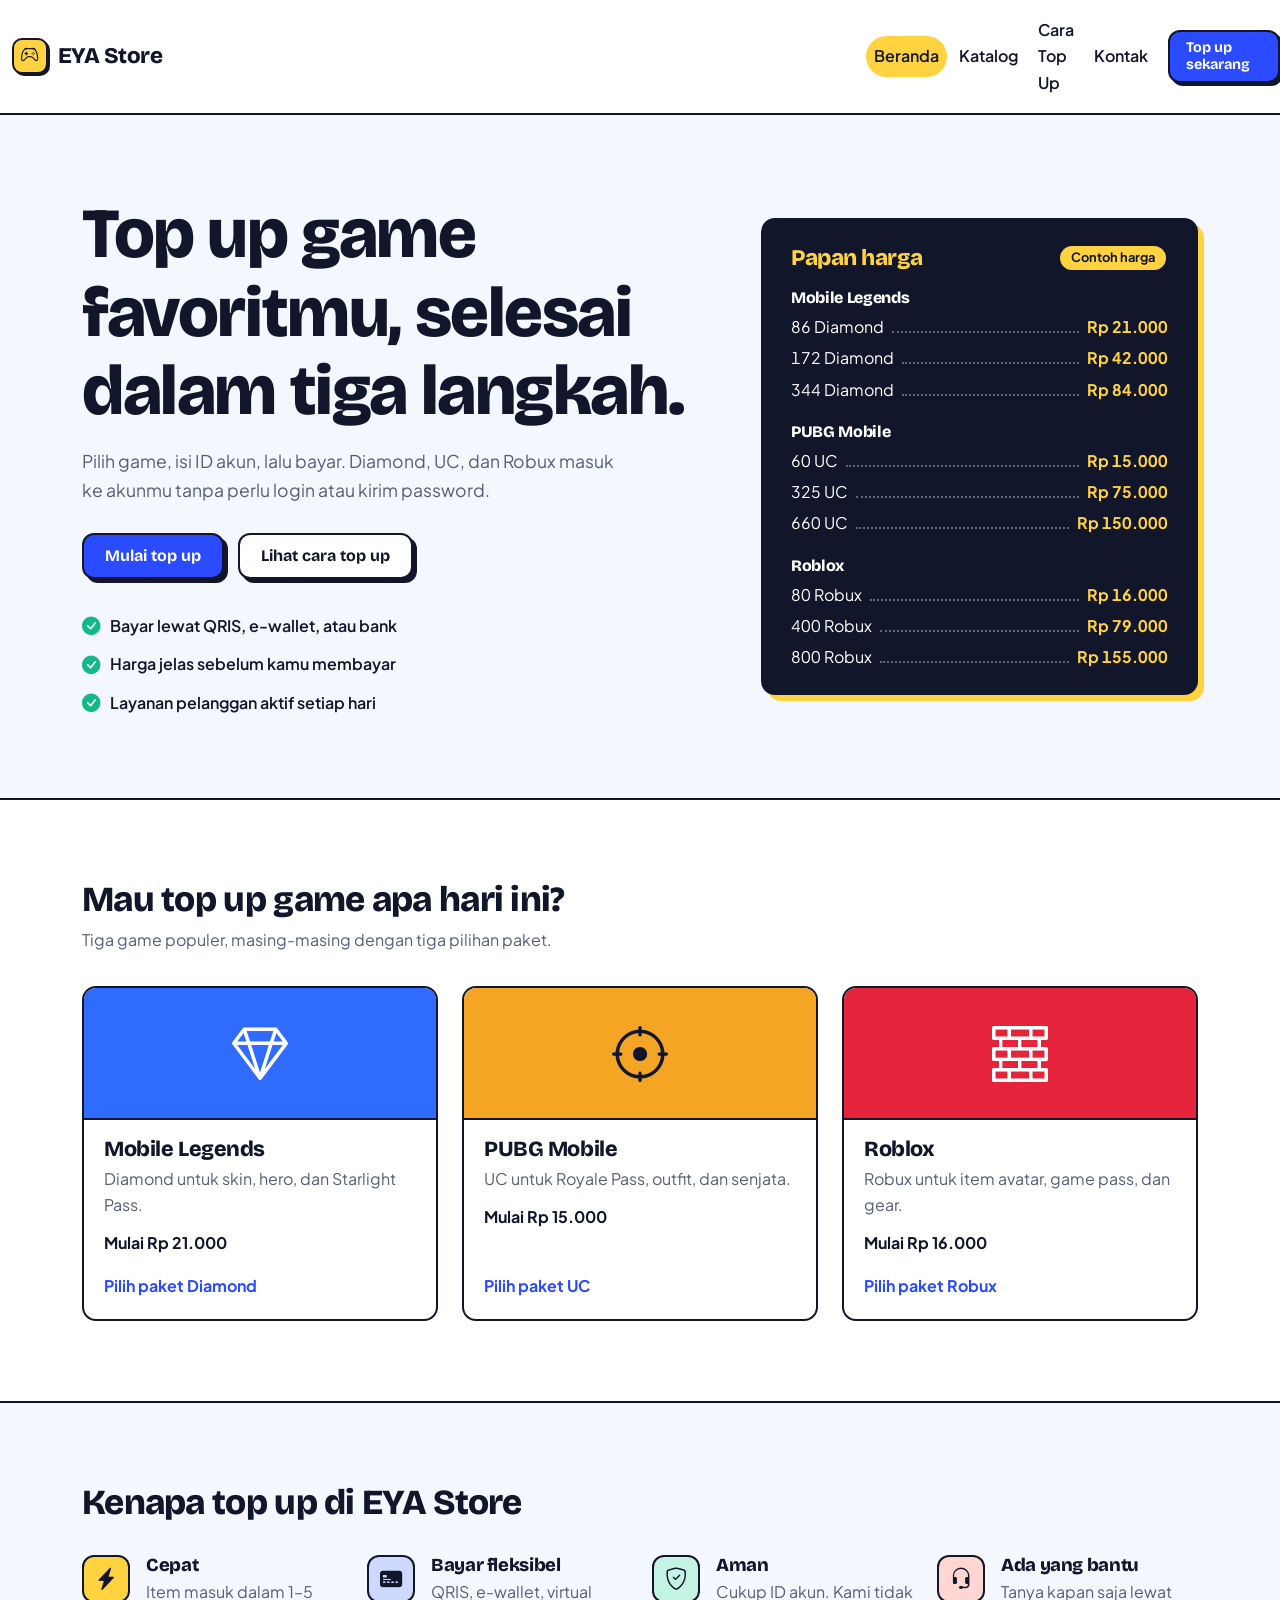
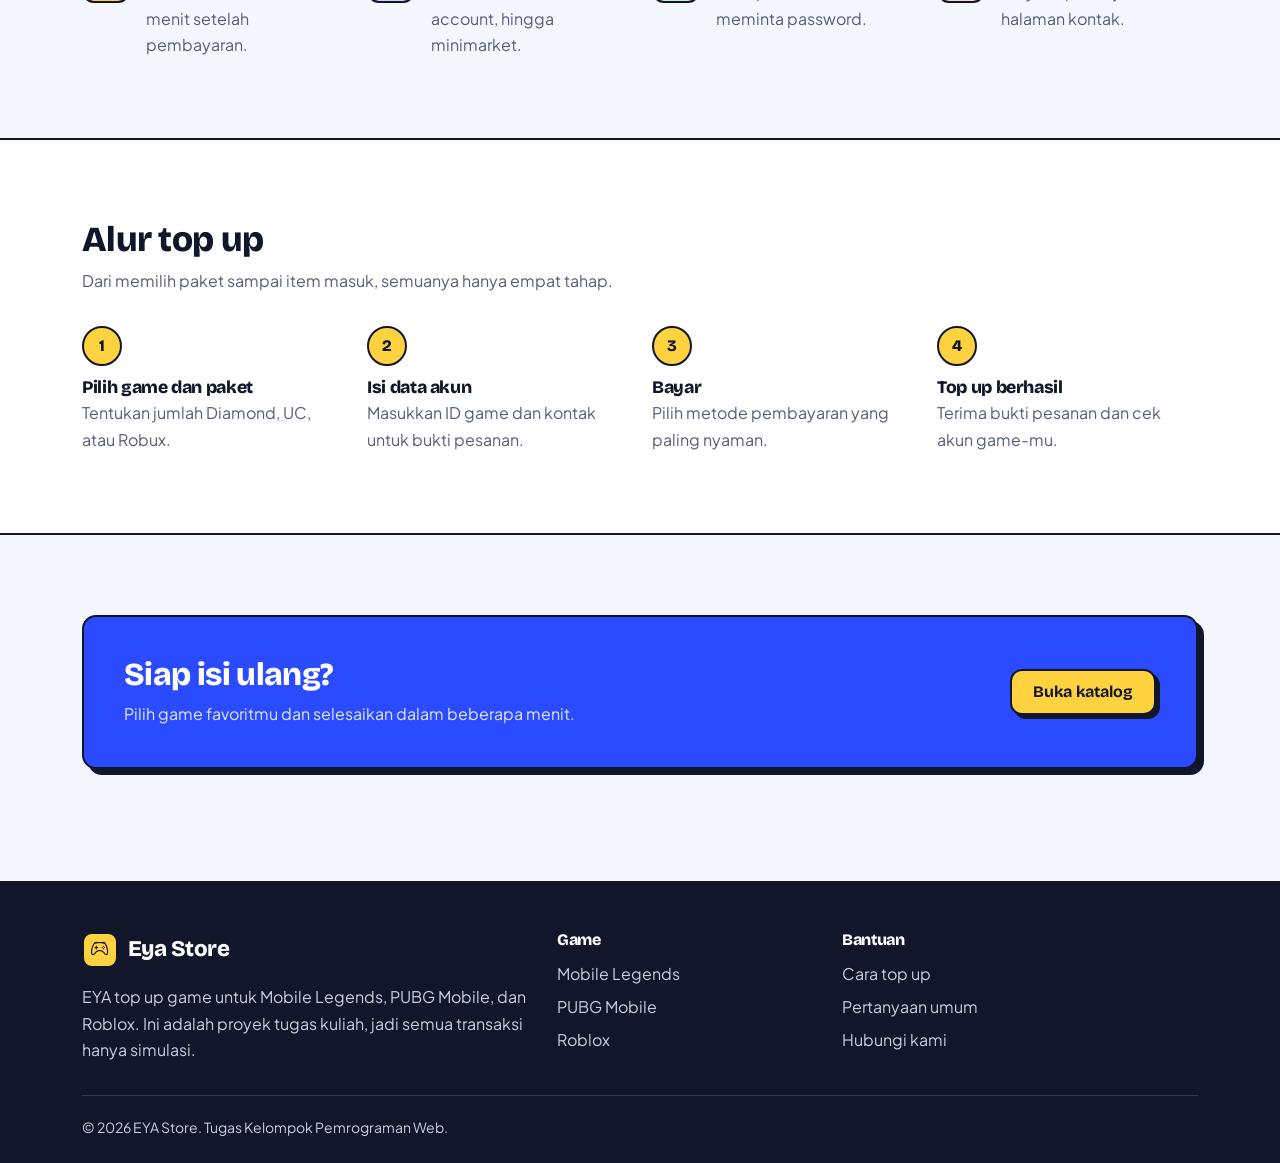
<file: index.html>
<!DOCTYPE html>
<html lang="id">
<head>
    <meta charset="UTF-8">
    <meta name="viewport" content="width=device-width, initial-scale=1.0">
    <title>Top Up Game Cepat dan Mudah | EYA Store</title>

    <link rel="preconnect" href="https://fonts.googleapis">
    <link rel="preconnect" href="https://fonts.gstatic.com" crossorigin>
    <link href="https://fonts.googleapis.com/css2?family=Bricolage+Grotesque:opsz,wght@12..96,700;12..96,800&family=Plus+Jakarta+Sans:wght@400;500;600;700&display=swap" rel="stylesheet">
    <link href="https://cdn.jsdelivr.net/npm/bootstrap-icons@1.11.3/font/bootstrap-icons.min.css" rel="stylesheet">
    <link href="https://cdn.jsdelivr.net/npm/bootstrap@5.3.3/dist/css/bootstrap.min.css" rel="stylesheet">

    <link rel="stylesheet" href="global.css">
    <link rel="stylesheet" href="style.css">
    <link rel="stylesheet" href="responsive.css">
</head>
<body>
    <header class="sticky-top">
        <nav class="navbar navbar-expand-lg kg-navbar" aria-label="Navigasi utama">
         <div class="container">
            <a class="kg-brand" href="index.html">
                <span class="kg-brand-mark"><i class="bi bi-controller" aria-hidden="true"></i></span>EYA Store
            </a>
            <button class="navbar-toggler" type="button" data-bs-toggle="collapse"
                    data-bs-target="#menuUtama" aria-controls="menuUtama"
                    aria-expanded="false" aria-label="Buka menu">
            <span class="navbar-toggler-icon"></span>
        </button>
        </div class="collapse navbar-collapse" id="menuUtama">
            <ul class="navbar-nav ms-auto align-items-lg-center gap-lg-1 mt-3 mt-lg-0">
                <li> <a class="nav-link active" href="index.html" aria-current="page"> Beranda</a></li>
                <li class="nav-item"><a class="nav-link" href="katalog.html">Katalog</a></li>
                <li class="nav-item"><a class="nav-link" href="cara-topup.html">Cara Top Up</a></li>
                <li class="nav-item"><a class="nav-link" href="kontak.html">Kontak</a></li>
            </ul>
            <a class="btn-kg btn-kg-sm mt-3 mt-lg-0" href="katalog.html">Top up sekarang</a>
          </div>
         </div>
    </nav>
</header>
    
<section class="hero">
      <div class="container">
        <div class="row g-5 align-items-center">
          <div class="col-lg-7">
            <h1>Top up game favoritmu, selesai dalam tiga langkah.</h1>
            <p class="hero-lead">Pilih game, isi ID akun, lalu bayar. Diamond, UC, dan Robux masuk ke akunmu tanpa perlu login atau kirim password.</p>
            <div class="hero-actions">
              <a class="btn-kg" href="katalog.html">Mulai top up</a>
              <a class="btn-kg-ghost" href="cara-topup.html">Lihat cara top up</a>
            </div>
            <ul class="hero-points">
              <li><i class="bi bi-check-circle-fill" aria-hidden="true"></i>Bayar lewat QRIS, e-wallet, atau bank</li>
              <li><i class="bi bi-check-circle-fill" aria-hidden="true"></i>Harga jelas sebelum kamu membayar</li>
              <li><i class="bi bi-check-circle-fill" aria-hidden="true"></i>Layanan pelanggan aktif setiap hari</li>
            </ul>
          </div>
          <div class="col-lg-5">
            <section class="board" aria-labelledby="judul-papan">
                  <div class="board-title">
                    <h2 id="judul-papan">Papan harga</h2>
                    <span class="chip">Contoh harga</span>
                  </div>
                  <div class="board-group">
                    <h3>Mobile Legends</h3>
                    <div class="board-row"><span>86 Diamond</span><span class="leader" aria-hidden="true"></span><span class="price">Rp 21.000</span></div>
                    <div class="board-row"><span>172 Diamond</span><span class="leader" aria-hidden="true"></span><span class="price">Rp 42.000</span></div>
                    <div class="board-row"><span>344 Diamond</span><span class="leader" aria-hidden="true"></span><span class="price">Rp 84.000</span></div>
                  </div>
                  <div class="board-group">
                    <h3>PUBG Mobile</h3>
                    <div class="board-row"><span>60 UC</span><span class="leader" aria-hidden="true"></span><span class="price">Rp 15.000</span></div>
                    <div class="board-row"><span>325 UC</span><span class="leader" aria-hidden="true"></span><span class="price">Rp 75.000</span></div>
                    <div class="board-row"><span>660 UC</span><span class="leader" aria-hidden="true"></span><span class="price">Rp 150.000</span></div>
                  </div>
                  <div class="board-group">
                    <h3>Roblox</h3>
                    <div class="board-row"><span>80 Robux</span><span class="leader" aria-hidden="true"></span><span class="price">Rp 16.000</span></div>
                    <div class="board-row"><span>400 Robux</span><span class="leader" aria-hidden="true"></span><span class="price">Rp 79.000</span></div>
                    <div class="board-row"><span>800 Robux</span><span class="leader" aria-hidden="true"></span><span class="price">Rp 155.000</span></div>
                  </div>
                </section>
          </div>
        </div>
      </div>
</section>

<section class="section section-band" aria-labelledby="judul-game">
      <div class="container">
        <div class="section-head">
          <h2 id="judul-game">Mau top up game apa hari ini?</h2>
          <p>Tiga game populer, masing-masing dengan tiga pilihan paket.</p>
        </div>
        <div class="row g-4">
          <div class="col-md-4">
            <a class="game-tile game-mlbb" href="detail-mlbb.html">
              <div class="game-tile-cover"><i class="bi bi-gem" aria-hidden="true"></i></div>
              <div class="game-tile-body">
                <h3>Mobile Legends</h3>
                <p>Diamond untuk skin, hero, dan Starlight Pass.</p>
                <p class="tile-price">Mulai Rp 21.000</p>
                <span class="tile-cta">Pilih paket Diamond</span>
              </div>
            </a>
          </div>
          <div class="col-md-4">
            <a class="game-tile game-pubg" href="detail-pubg.html">
              <div class="game-tile-cover"><i class="bi bi-crosshair" aria-hidden="true"></i></div>
              <div class="game-tile-body">
                <h3>PUBG Mobile</h3>
                <p>UC untuk Royale Pass, outfit, dan senjata.</p>
                <p class="tile-price">Mulai Rp 15.000</p>
                <span class="tile-cta">Pilih paket UC</span>
              </div>
            </a>
          </div>
          <div class="col-md-4">
            <a class="game-tile game-roblox" href="detail-roblox.html">
              <div class="game-tile-cover"><i class="bi bi-bricks" aria-hidden="true"></i></div>
              <div class="game-tile-body">
                <h3>Roblox</h3>
                <p>Robux untuk item avatar, game pass, dan gear.</p>
                <p class="tile-price">Mulai Rp 16.000</p>
                <span class="tile-cta">Pilih paket Robux</span>
              </div>
            </a>
          </div>
        </div>
      </div>
</section>

<section class="section" aria-labelledby="judul-alasan">
      <div class="container">
        <div class="section-head">
          <h2 id="judul-alasan">Kenapa top up di EYA Store</h2>
        </div>
        <div class="row g-4">
          <div class="col-md-6 col-lg-3">
            <div class="feature">
              <span class="feature-icon"><i class="bi bi-lightning-charge-fill" aria-hidden="true"></i></span>
              <div><h3>Cepat</h3><p>Item masuk dalam 1–5 menit setelah pembayaran.</p></div>
            </div>
          </div>
          <div class="col-md-6 col-lg-3">
            <div class="feature">
              <span class="feature-icon is-blue"><i class="bi bi-credit-card-2-front-fill" aria-hidden="true"></i></span>
              <div><h3>Bayar fleksibel</h3><p>QRIS, e-wallet, virtual account, hingga minimarket.</p></div>
            </div>
          </div>
          <div class="col-md-6 col-lg-3">
            <div class="feature">
              <span class="feature-icon is-mint"><i class="bi bi-shield-check" aria-hidden="true"></i></span>
              <div><h3>Aman</h3><p>Cukup ID akun. Kami tidak meminta password.</p></div>
            </div>
          </div>
          <div class="col-md-6 col-lg-3">
            <div class="feature">
              <span class="feature-icon is-coral"><i class="bi bi-headset" aria-hidden="true"></i></span>
              <div><h3>Ada yang bantu</h3><p>Tanya kapan saja lewat halaman kontak.</p></div>
            </div>
          </div>
        </div>
      </div>
</section>

<section class="section section-band" aria-labelledby="judul-alur">
      <div class="container">
        <div class="section-head">
          <h2 id="judul-alur">Alur top up</h2>
          <p>Dari memilih paket sampai item masuk, semuanya hanya empat tahap.</p>
        </div>
        <ol class="step-list step-list--row">
          <li><div><h3>Pilih game dan paket</h3><p>Tentukan jumlah Diamond, UC, atau Robux.</p></div></li>
          <li><div><h3>Isi data akun</h3><p>Masukkan ID game dan kontak untuk bukti pesanan.</p></div></li>
          <li><div><h3>Bayar</h3><p>Pilih metode pembayaran yang paling nyaman.</p></div></li>
          <li><div><h3>Top up berhasil</h3><p>Terima bukti pesanan dan cek akun game-mu.</p></div></li>
        </ol>
      </div>
</section>

<section class="section">
      <div class="container">
        <div class="cta-band">
          <div>
            <h2>Siap isi ulang?</h2>
            <p>Pilih game favoritmu dan selesaikan dalam beberapa menit.</p>
          </div>
          <a class="btn-kg-sun mt-3 mt-md-0" href="katalog.html">Buka katalog</a>
        </div>
      </div>
</section>

  <footer class="kg-footer">
    <div class="container">
      <div class="row g-4">
        <div class="col-lg-5">
          <a class="kg-brand" href="index.html">
            <span class="kg-brand-mark"><i class="bi bi-controller" aria-hidden="true"></i></span>Eya Store
          </a>
          <p class="mt-3 mb-0">EYA top up game untuk Mobile Legends, PUBG Mobile, dan Roblox.
            Ini adalah proyek tugas kuliah, jadi semua transaksi hanya simulasi.</p>
        </div>
        <div class="col-6 col-lg-3">
          <h2>Game</h2>
          <ul class="list-unstyled mb-0">
              <li><a href="detail-mlbb.html">Mobile Legends</a></li>
              <li><a href="detail-pubg.html">PUBG Mobile</a></li>
              <li><a href="detail-roblox.html">Roblox</a></li>
          </ul>
        </div>
        <div class="col-6 col-lg-4">
          <h2>Bantuan</h2>
          <ul class="list-unstyled mb-0">
            <li><a href="cara-topup.html">Cara top up</a></li>
            <li><a href="cara-topup.html">Pertanyaan umum</a></li>
            <li><a href="kontak.html">Hubungi kami</a></li>
          </ul>
        </div>
      </div>
      <p class="kg-copy">&copy; 2026 EYA Store. Tugas Kelompok Pemrograman Web.</p>
    </div>
  </footer>
</body>
</html>
</file>
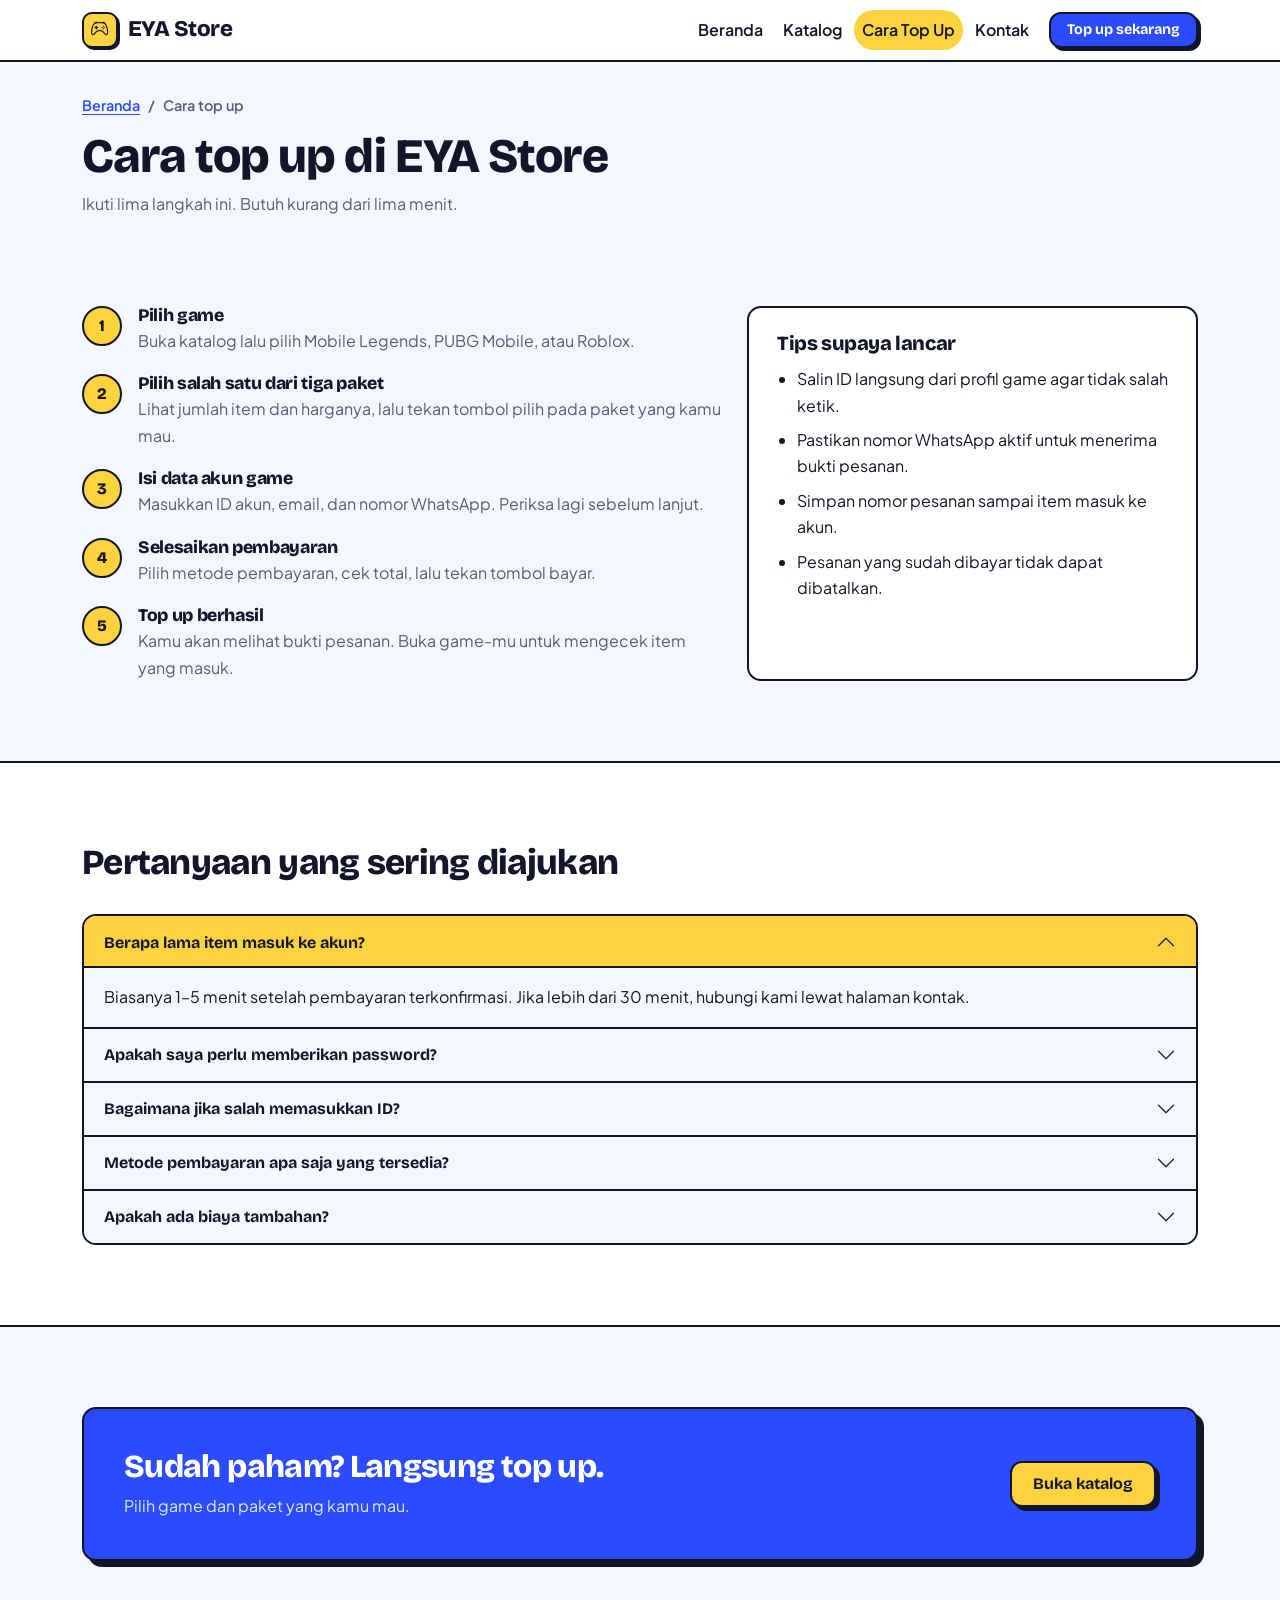
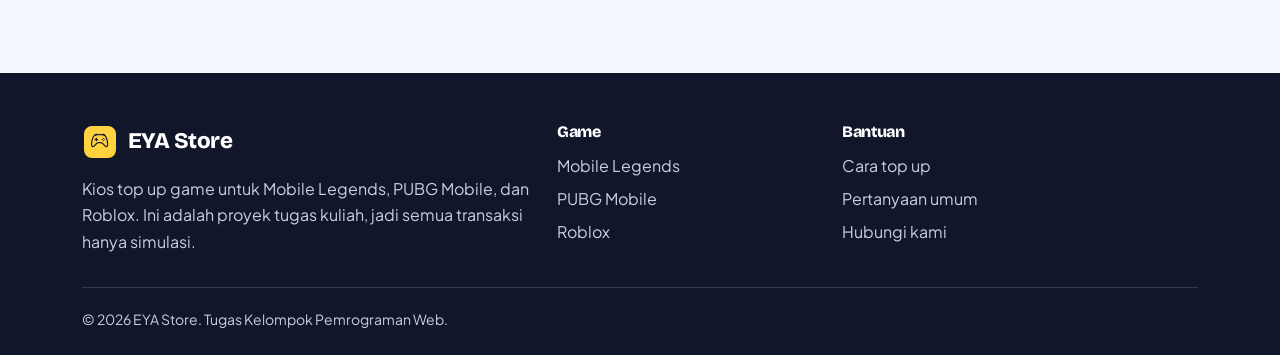
<file: cara-topup.html>
<!DOCTYPE html>
<html lang="id">
<head>
    <meta charset="UTF-8">
    <meta name="viewport" content="width=device-width, initial-scale=1.0">
    <meta name="description" content="Panduan top up game di EYA Store dan jawaban pertanyaan yang sering diajukan.">
    <title>Cara Top Up | EYA Store</title>
    <link rel="icon" href="data:image/svg+xml,%3Csvg xmlns='http://www.w3.org/2000/svg' viewBox='0 0 100 100'%3E%3Ctext y='.9em' font-size='90'%3E%F0%9F%8E%AE%3C/text%3E%3C/svg%3E">

    <link rel="preconnect" href="https://fonts.googleapis.com">
    <link rel="preconnect" href="https://fonts.gstatic.com" crossorigin>
    <link href="https://fonts.googleapis.com/css2?family=Bricolage+Grotesque:opsz,wght@12..96,700;12..96,800&family=Plus+Jakarta+Sans:wght@400;500;600;700&display=swap" rel="stylesheet">
    <link href="https://cdn.jsdelivr.net/npm/bootstrap@5.3.3/dist/css/bootstrap.min.css" rel="stylesheet">
    <link href="https://cdn.jsdelivr.net/npm/bootstrap-icons@1.11.3/font/bootstrap-icons.min.css" rel="stylesheet">

    <link rel="stylesheet" href="global.css">
    <link rel="stylesheet" href="style.css">
    <link rel="stylesheet" href="responsive.css">
</head>
<body>

<header class="sticky-top">
    <nav class="navbar navbar-expand-lg kg-navbar" aria-label="Navigasi utama">
      <div class="container">
        <a class="kg-brand" href="index.html">
          <span class="kg-brand-mark"><i class="bi bi-controller" aria-hidden="true"></i></span>EYA Store
        </a>
        <button class="navbar-toggler" type="button" data-bs-toggle="collapse"
                data-bs-target="#menuUtama" aria-controls="menuUtama"
                aria-expanded="false" aria-label="Buka menu">
          <span class="navbar-toggler-icon"></span>
        </button>
        <div class="collapse navbar-collapse" id="menuUtama">
          <ul class="navbar-nav ms-auto align-items-lg-center gap-lg-1 mt-3 mt-lg-0">
            <li class="nav-item"><a class="nav-link" href="index.html">Beranda</a></li>
            <li class="nav-item"><a class="nav-link" href="katalog.html">Katalog</a></li>
            <li class="nav-item"><a class="nav-link active" href="cara-topup.html" aria-current="page">Cara Top Up</a></li>
            <li class="nav-item"><a class="nav-link" href="kontak.html">Kontak</a></li>
          </ul>
          <a class="btn-kg btn-kg-sm mt-3 mt-lg-0" href="katalog.html">Top up sekarang</a>
        </div>
      </div>
    </nav>
</header>

<div class="container page-head">
      <nav aria-label="Breadcrumb">
        <ol class="breadcrumb">
          <li class="breadcrumb-item"><a href="index.html">Beranda</a></li>
          <li class="breadcrumb-item active" aria-current="page">Cara top up</li>
        </ol>
      </nav>
      <h1>Cara top up di EYA Store</h1>
      <p class="text-muted mb-0">Ikuti lima langkah ini. Butuh kurang dari lima menit.</p>
    </div>

    <section class="section">
      <div class="container">
        <div class="row g-4">
          <div class="col-lg-7">
            <ol class="step-list">
              <li><div><h3>Pilih game</h3><p>Buka katalog lalu pilih Mobile Legends, PUBG Mobile, atau Roblox.</p></div></li>
              <li><div><h3>Pilih salah satu dari tiga paket</h3><p>Lihat jumlah item dan harganya, lalu tekan tombol pilih pada paket yang kamu mau.</p></div></li>
              <li><div><h3>Isi data akun game</h3><p>Masukkan ID akun, email, dan nomor WhatsApp. Periksa lagi sebelum lanjut.</p></div></li>
              <li><div><h3>Selesaikan pembayaran</h3><p>Pilih metode pembayaran, cek total, lalu tekan tombol bayar.</p></div></li>
              <li><div><h3>Top up berhasil</h3><p>Kamu akan melihat bukti pesanan. Buka game-mu untuk mengecek item yang masuk.</p></div></li>
            </ol>
          </div>
          <div class="col-lg-5">
            <aside class="info-panel">
              <h2>Tips supaya lancar</h2>
              <ul>
                <li>Salin ID langsung dari profil game agar tidak salah ketik.</li>
                <li>Pastikan nomor WhatsApp aktif untuk menerima bukti pesanan.</li>
                <li>Simpan nomor pesanan sampai item masuk ke akun.</li>
                <li>Pesanan yang sudah dibayar tidak dapat dibatalkan.</li>
              </ul>
            </aside>
          </div>
        </div>
      </div>
    </section>

    <section class="section section-band" aria-labelledby="judul-faq">
      <div class="container">
        <div class="section-head">
          <h2 id="judul-faq">Pertanyaan yang sering diajukan</h2>
        </div>
        <div class="accordion" id="faq">
          <div class="accordion-item">
            <h3 class="accordion-header">
              <button class="accordion-button" type="button" data-bs-toggle="collapse"
                      data-bs-target="#faq-1" aria-expanded="true" aria-controls="faq-1">Berapa lama item masuk ke akun?</button>
            </h3>
            <div id="faq-1" class="accordion-collapse collapse show" data-bs-parent="#faq">
              <div class="accordion-body">Biasanya 1–5 menit setelah pembayaran terkonfirmasi. Jika lebih dari 30 menit, hubungi kami lewat halaman kontak.</div>
            </div>
          </div>
          <div class="accordion-item">
            <h3 class="accordion-header">
              <button class="accordion-button collapsed" type="button" data-bs-toggle="collapse"
                      data-bs-target="#faq-2" aria-expanded="false" aria-controls="faq-2">Apakah saya perlu memberikan password?</button>
            </h3>
            <div id="faq-2" class="accordion-collapse collapse" data-bs-parent="#faq">
              <div class="accordion-body">Tidak. Kami hanya memerlukan ID akun game. Jangan pernah membagikan password ke siapa pun.</div>
            </div>
          </div>
          <div class="accordion-item">
            <h3 class="accordion-header">
              <button class="accordion-button collapsed" type="button" data-bs-toggle="collapse"
                      data-bs-target="#faq-3" aria-expanded="false" aria-controls="faq-3">Bagaimana jika salah memasukkan ID?</button>
            </h3>
            <div id="faq-3" class="accordion-collapse collapse" data-bs-parent="#faq">
              <div class="accordion-body">Item akan masuk ke akun sesuai ID yang kamu isi. Periksa ID dengan teliti sebelum melanjutkan ke pembayaran.</div>
            </div>
          </div>
          <div class="accordion-item">
            <h3 class="accordion-header">
              <button class="accordion-button collapsed" type="button" data-bs-toggle="collapse"
                      data-bs-target="#faq-4" aria-expanded="false" aria-controls="faq-4">Metode pembayaran apa saja yang tersedia?</button>
            </h3>
            <div id="faq-4" class="accordion-collapse collapse" data-bs-parent="#faq">
              <div class="accordion-body">QRIS, GoPay, DANA, OVO, virtual account bank, dan minimarket.</div>
            </div>
          </div>
          <div class="accordion-item">
            <h3 class="accordion-header">
              <button class="accordion-button collapsed" type="button" data-bs-toggle="collapse"
                      data-bs-target="#faq-5" aria-expanded="false" aria-controls="faq-5">Apakah ada biaya tambahan?</button>
            </h3>
            <div id="faq-5" class="accordion-collapse collapse" data-bs-parent="#faq">
              <div class="accordion-body">Ada biaya layanan kecil yang ditampilkan jelas di halaman pembayaran sebelum kamu membayar.</div>
            </div>
          </div>
        </div>
      </div>
    </section>

    <section class="section">
      <div class="container">
        <div class="cta-band">
          <div>
            <h2>Sudah paham? Langsung top up.</h2>
            <p>Pilih game dan paket yang kamu mau.</p>
          </div>
          <a class="btn-kg-sun mt-3 mt-md-0" href="katalog.html">Buka katalog</a>
        </div>
      </div>
    </section>
  </main>

  <!-- ===== FOOTER GLOBAL (Anggota 1 - Adit) ===== -->
  <footer class="kg-footer">
    <div class="container">
      <div class="row g-4">
        <div class="col-lg-5">
          <a class="kg-brand" href="index.html">
            <span class="kg-brand-mark"><i class="bi bi-controller" aria-hidden="true"></i></span>EYA Store
          </a>
          <p class="mt-3 mb-0">Kios top up game untuk Mobile Legends, PUBG Mobile, dan Roblox.
            Ini adalah proyek tugas kuliah, jadi semua transaksi hanya simulasi.</p>
        </div>
        <div class="col-6 col-lg-3">
          <h2>Game</h2>
          <ul class="list-unstyled mb-0">
              <li><a href="detail-mlbb.html">Mobile Legends</a></li>
              <li><a href="detail-pubg.html">PUBG Mobile</a></li>
              <li><a href="detail-roblox.html">Roblox</a></li>
          </ul>
        </div>
        <div class="col-6 col-lg-4">
          <h2>Bantuan</h2>
          <ul class="list-unstyled mb-0">
            <li><a href="cara-topup.html">Cara top up</a></li>
            <li><a href="cara-topup.html">Pertanyaan umum</a></li>
            <li><a href="kontak.html">Hubungi kami</a></li>
          </ul>
        </div>
      </div>
      <p class="kg-copy">&copy; 2026 EYA Store. Tugas Kelompok Pemrograman Web.</p>
    </div>
</footer>
    
</body>
</html>
</file>
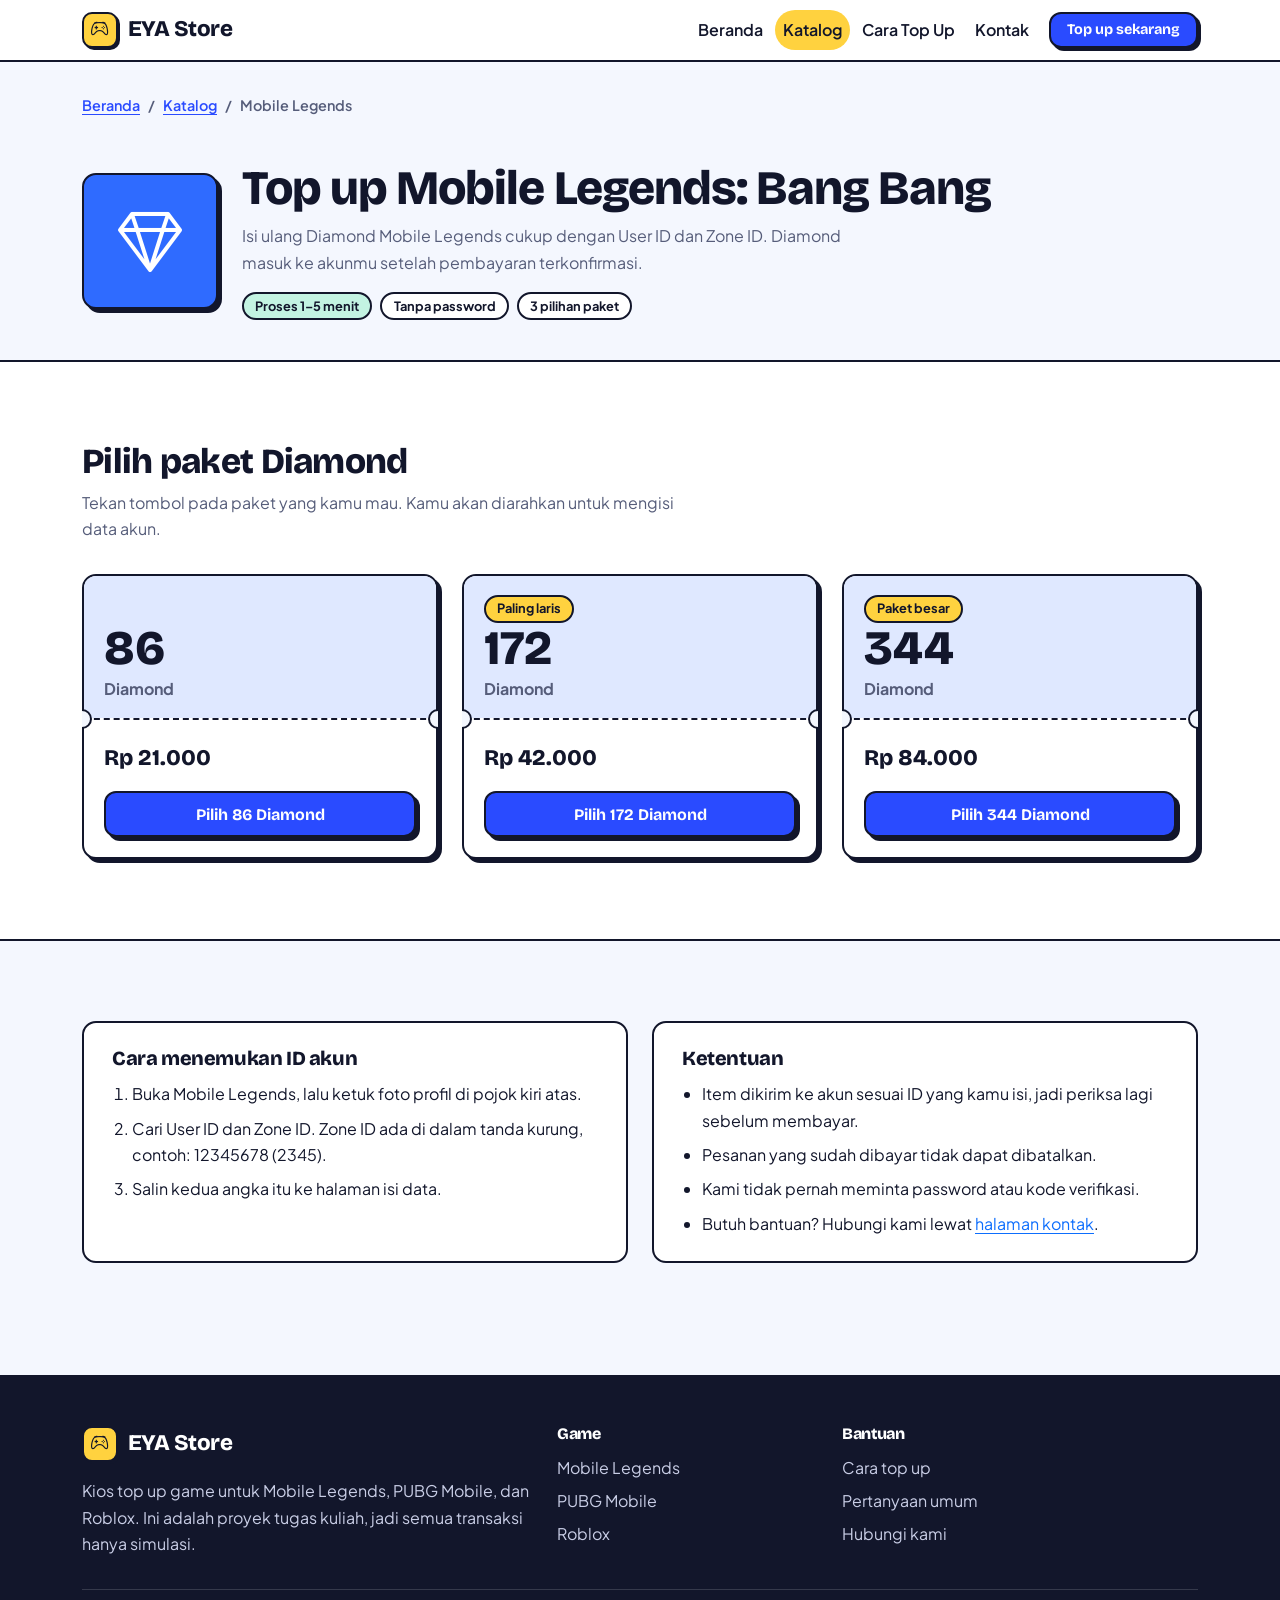
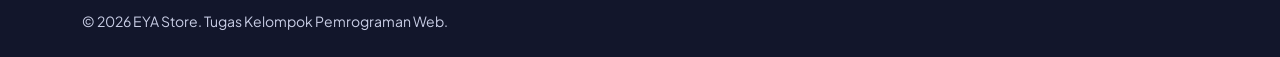
<file: detail-mlbb.html>
<!DOCTYPE html>
<html lang="id">
<head>
    <meta charset="UTF-8">
    <meta name="viewport" content="width=device-width, initial-scale=1">
    <meta name="description" content="Pilih paket top up Diamond Mobile Legends di EYA Store.">
    <title>Top Up Mobile Legends |EYA Store</title>
    
  
    <link rel="preconnect" href="https://fonts.googleapis.com">
    <link rel="preconnect" href="https://fonts.gstatic.com" crossorigin>
    <link href="https://fonts.googleapis.com/css2?family=Bricolage+Grotesque:opsz,wght@12..96,700;12..96,800&family=Plus+Jakarta+Sans:wght@400;500;600;700&display=swap" rel="stylesheet">
    <link href="https://cdn.jsdelivr.net/npm/bootstrap@5.3.3/dist/css/bootstrap.min.css" rel="stylesheet">
    <link href="https://cdn.jsdelivr.net/npm/bootstrap-icons@1.11.3/font/bootstrap-icons.min.css" rel="stylesheet">

   
    <link rel="stylesheet" href="global.css">
    <link rel="stylesheet" href="style.css">
    <link rel="stylesheet" href="responsive.css">
</head>
<body>

  <header class="sticky-top">
    <nav class="navbar navbar-expand-lg kg-navbar" aria-label="Navigasi utama">
      <div class="container">
        <a class="kg-brand" href="index.html">
          <span class="kg-brand-mark"><i class="bi bi-controller" aria-hidden="true"></i></span>EYA Store
        </a>
        <button class="navbar-toggler" type="button" data-bs-toggle="collapse"
                data-bs-target="#menuUtama" aria-controls="menuUtama"
                aria-expanded="false" aria-label="Buka menu">
          <span class="navbar-toggler-icon"></span>
        </button>
        <div class="collapse navbar-collapse" id="menuUtama">
          <ul class="navbar-nav ms-auto align-items-lg-center gap-lg-1 mt-3 mt-lg-0">
            <li class="nav-item"><a class="nav-link" href="index.html">Beranda</a></li>
            <li class="nav-item"><a class="nav-link active" href="katalog.html" aria-current="page">Katalog</a></li>
            <li class="nav-item"><a class="nav-link" href="cara-topup.html">Cara Top Up</a></li>
            <li class="nav-item"><a class="nav-link" href="kontak.html">Kontak</a></li>
          </ul>
          <a class="btn-kg btn-kg-sm mt-3 mt-lg-0" href="katalog.html">Top up sekarang</a>
        </div>
      </div>
    </nav>
  </header>

  <main id="konten">
    <div class="container page-head">
      <nav aria-label="Breadcrumb">
        <ol class="breadcrumb">
          <li class="breadcrumb-item"><a href="index.html">Beranda</a></li>
          <li class="breadcrumb-item"><a href="katalog.html">Katalog</a></li>
          <li class="breadcrumb-item active" aria-current="page">Mobile Legends</li>
        </ol>
      </nav>
    </div>

    <div class="container">
      <section class="game-hero game-mlbb">
        <div class="game-hero-cover"><i class="bi bi-gem" aria-hidden="true"></i></div>
        <div>
          <h1>Top up Mobile Legends: Bang Bang</h1>
          <p>Isi ulang Diamond Mobile Legends cukup dengan User ID dan Zone ID. Diamond masuk ke akunmu setelah pembayaran terkonfirmasi.</p>
          <ul class="chip-list">
            <li class="chip chip-mint">Proses 1–5 menit</li>
            <li class="chip chip-white">Tanpa password</li>
            <li class="chip chip-white">3 pilihan paket</li>
          </ul>
        </div>
      </section>
    </div>

    <section class="section section-band" aria-labelledby="judul-paket">
      <div class="container">
        <div class="section-head">
          <h2 id="judul-paket">Pilih paket Diamond</h2>
          <p>Tekan tombol pada paket yang kamu mau. Kamu akan diarahkan untuk mengisi data akun.</p>
        </div>
        <div class="row g-4">
          <div class="col-md-4">
            <article class="voucher game-mlbb">
              <div class="voucher-top">
                <div class="voucher-badge-slot"></div>
                <p class="voucher-amount">86</p>
                <p class="voucher-unit">Diamond</p>
              </div>
              <div class="voucher-bottom">
                <p class="voucher-price">Rp 21.000</p>
                <a class="btn-kg" href="form-mlbb.html#mlbb-86">Pilih 86 Diamond</a>
              </div>
            </article>
          </div>
          <div class="col-md-4">
            <article class="voucher game-mlbb">
              <div class="voucher-top">
                <div class="voucher-badge-slot"><span class="chip">Paling laris</span></div>
                <p class="voucher-amount">172</p>
                <p class="voucher-unit">Diamond</p>
              </div>
              <div class="voucher-bottom">
                <p class="voucher-price">Rp 42.000</p>
                <a class="btn-kg" href="form-mlbb.html#mlbb-172">Pilih 172 Diamond</a>
              </div>
            </article>
          </div>
          <div class="col-md-4">
            <article class="voucher game-mlbb">
              <div class="voucher-top">
                <div class="voucher-badge-slot"><span class="chip">Paket besar</span></div>
                <p class="voucher-amount">344</p>
                <p class="voucher-unit">Diamond</p>
              </div>
              <div class="voucher-bottom">
                <p class="voucher-price">Rp 84.000</p>
                <a class="btn-kg" href="form-mlbb.html#mlbb-344">Pilih 344 Diamond</a>
              </div>
            </article>
          </div>
        </div>
      </div>
    </section>

    <section class="section">
      <div class="container">
        <div class="row g-4">
          <div class="col-lg-6">
            <div class="info-panel">
              <h2>Cara menemukan ID akun</h2>
              <ol>
                <li>Buka Mobile Legends, lalu ketuk foto profil di pojok kiri atas.</li>
                <li>Cari User ID dan Zone ID. Zone ID ada di dalam tanda kurung, contoh: 12345678 (2345).</li>
                <li>Salin kedua angka itu ke halaman isi data.</li>
              </ol>
            </div>
          </div>
          <div class="col-lg-6">
            <div class="info-panel">
              <h2>Ketentuan</h2>
              <ul>
                <li>Item dikirim ke akun sesuai ID yang kamu isi, jadi periksa lagi sebelum membayar.</li>
                <li>Pesanan yang sudah dibayar tidak dapat dibatalkan.</li>
                <li>Kami tidak pernah meminta password atau kode verifikasi.</li>
                <li>Butuh bantuan? Hubungi kami lewat <a href="kontak.html">halaman kontak</a>.</li>
              </ul>
            </div>
          </div>
        </div>
      </div>
    </section>
  </main>

  <footer class="kg-footer">
    <div class="container">
      <div class="row g-4">
        <div class="col-lg-5">
          <a class="kg-brand" href="index.html">
            <span class="kg-brand-mark"><i class="bi bi-controller" aria-hidden="true"></i></span>EYA Store
          </a>
          <p class="mt-3 mb-0">Kios top up game untuk Mobile Legends, PUBG Mobile, dan Roblox.
            Ini adalah proyek tugas kuliah, jadi semua transaksi hanya simulasi.</p>
        </div>
        <div class="col-6 col-lg-3">
          <h2>Game</h2>
          <ul class="list-unstyled mb-0">
              <li><a href="detail-mlbb.html">Mobile Legends</a></li>
              <li><a href="detail-pubg.html">PUBG Mobile</a></li>
              <li><a href="detail-roblox.html">Roblox</a></li>
          </ul>
        </div>
        <div class="col-6 col-lg-4">
          <h2>Bantuan</h2>
          <ul class="list-unstyled mb-0">
            <li><a href="cara-topup.html">Cara top up</a></li>
            <li><a href="cara-topup.html">Pertanyaan umum</a></li>
            <li><a href="kontak.html">Hubungi kami</a></li>
          </ul>
        </div>
      </div>
      <p class="kg-copy">&copy; 2026 EYA Store. Tugas Kelompok Pemrograman Web.</p>
    </div>
  </footer>

  <script src="https://cdn.jsdelivr.net/npm/bootstrap@5.3.3/dist/js/bootstrap.bundle.min.js"></script>
</body>
</html>
</file>
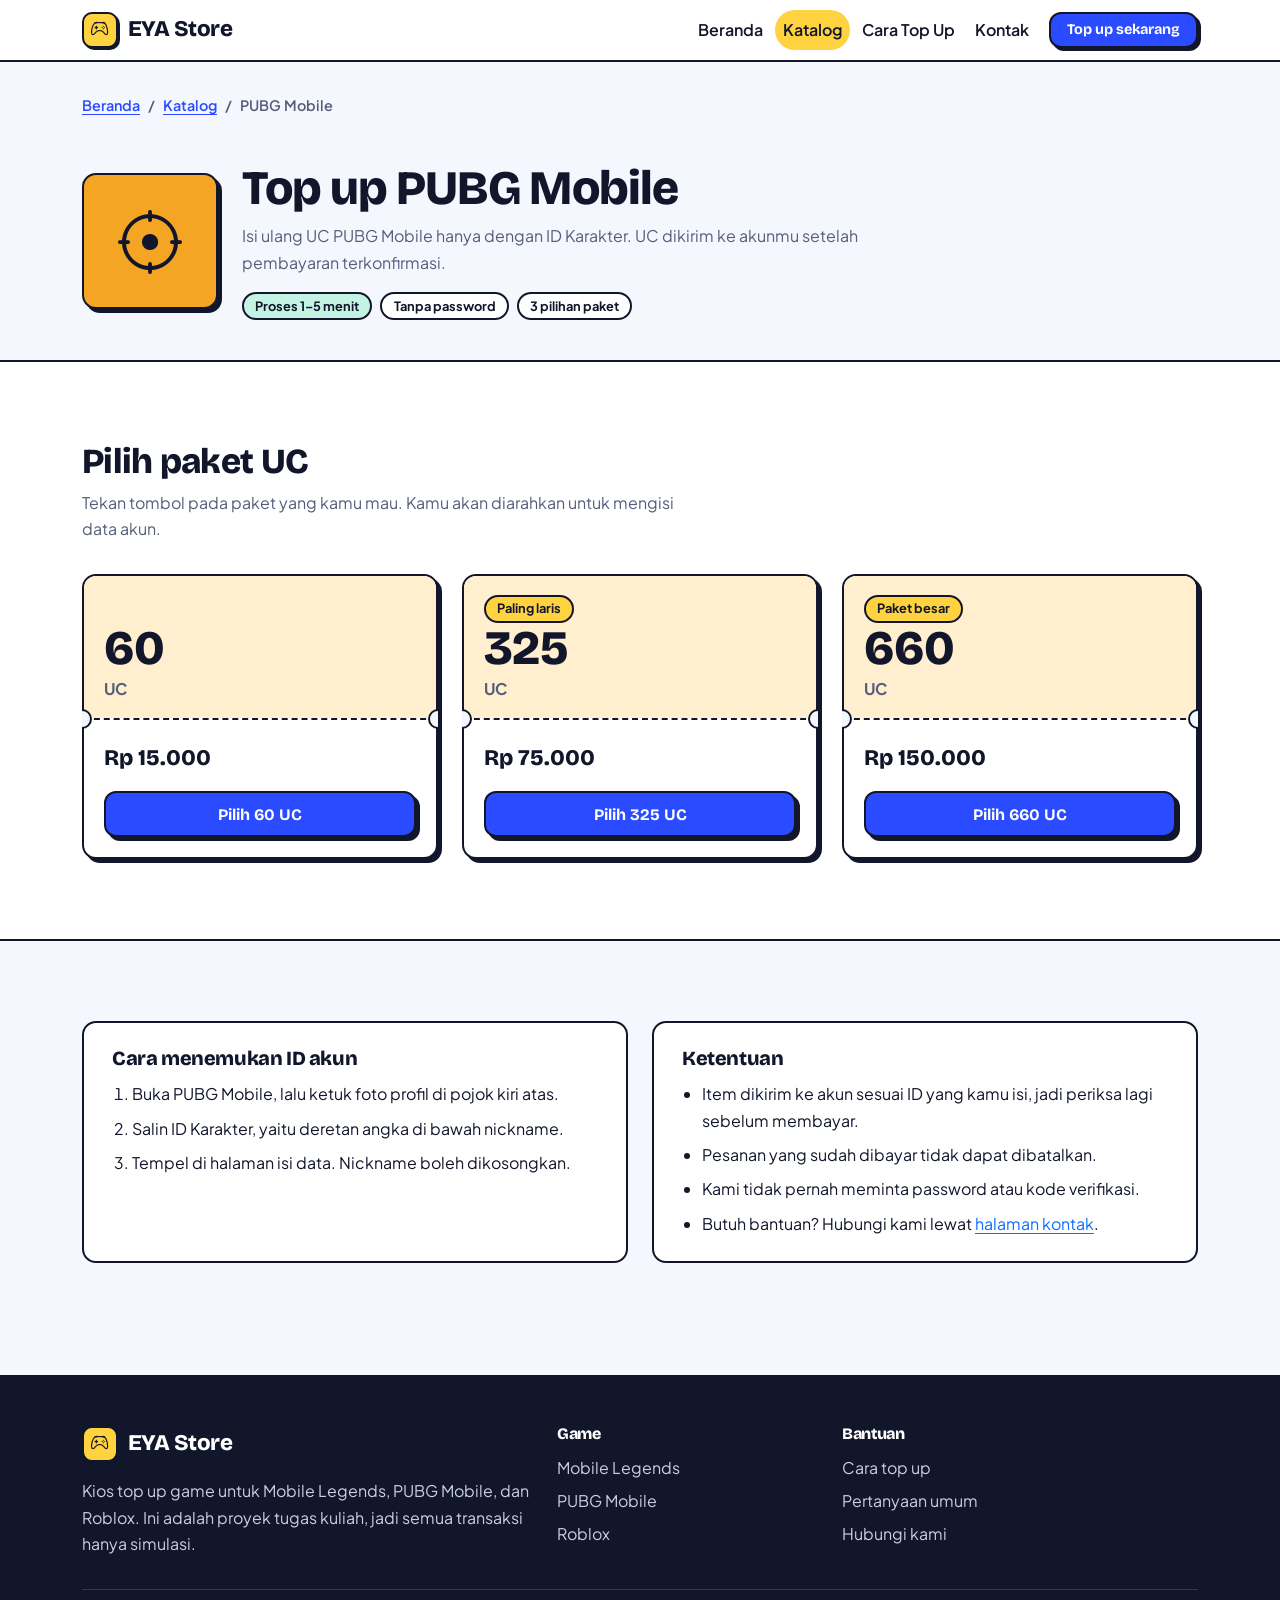
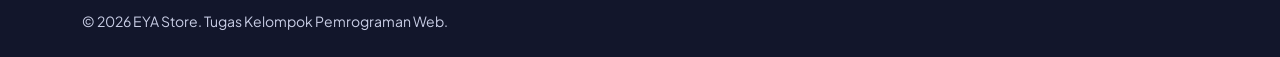
<file: detail-pubg.html>
<!DOCTYPE html>
<html lang="en">
<head>

  <meta charset="UTF-8">
  <meta name="viewport" content="width=device-width, initial-scale=1">
  <meta name="description" content="Pilih paket top up UC PUBG Mobile di EYA Store.">
  <title>Top Up PUBG Mobile | EYA Store</title>
  <link rel="icon" href="data:image/svg+xml,%3Csvg xmlns='http://www.w3.org/2000/svg' viewBox='0 0 100 100'%3E%3Ctext y='.9em' font-size='90'%3E%F0%9F%8E%AE%3C/text%3E%3C/svg%3E">

  <link rel="preconnect" href="https://fonts.googleapis.com">
  <link rel="preconnect" href="https://fonts.gstatic.com" crossorigin>
  <link href="https://fonts.googleapis.com/css2?family=Bricolage+Grotesque:opsz,wght@12..96,700;12..96,800&family=Plus+Jakarta+Sans:wght@400;500;600;700&display=swap" rel="stylesheet">
  <link href="https://cdn.jsdelivr.net/npm/bootstrap@5.3.3/dist/css/bootstrap.min.css" rel="stylesheet">
  <link href="https://cdn.jsdelivr.net/npm/bootstrap-icons@1.11.3/font/bootstrap-icons.min.css" rel="stylesheet">
  
  <link rel="stylesheet" href="global.css" >
  <link rel="stylesheet" href="style.css" >
  <link rel="stylesheet" href="responsive.css">

</head>
<body>

  <header class="sticky-top">
    <nav class="navbar navbar-expand-lg kg-navbar" aria-label="Navigasi utama">
      <div class="container">
        <a class="kg-brand" href="index.html">
          <span class="kg-brand-mark"><i class="bi bi-controller" aria-hidden="true"></i></span>EYA Store
        </a>
        <button class="navbar-toggler" type="button" data-bs-toggle="collapse"
                data-bs-target="#menuUtama" aria-controls="menuUtama"
                aria-expanded="false" aria-label="Buka menu">
          <span class="navbar-toggler-icon"></span>
        </button>
        <div class="collapse navbar-collapse" id="menuUtama">
          <ul class="navbar-nav ms-auto align-items-lg-center gap-lg-1 mt-3 mt-lg-0">
            <li class="nav-item"><a class="nav-link" href="index.html">Beranda</a></li>
            <li class="nav-item"><a class="nav-link active" href="katalog.html" aria-current="page">Katalog</a></li>
            <li class="nav-item"><a class="nav-link" href="cara-topup.html">Cara Top Up</a></li>
            <li class="nav-item"><a class="nav-link" href="kontak.html">Kontak</a></li>
          </ul>
          <a class="btn-kg btn-kg-sm mt-3 mt-lg-0" href="katalog.html">Top up sekarang</a>
        </div>
      </div>
    </nav>
  </header>

  <main id="konten">
    <div class="container page-head">
      <nav aria-label="Breadcrumb">
        <ol class="breadcrumb">
          <li class="breadcrumb-item"><a href="index.html">Beranda</a></li>
          <li class="breadcrumb-item"><a href="katalog.html">Katalog</a></li>
          <li class="breadcrumb-item active" aria-current="page">PUBG Mobile</li>
        </ol>
      </nav>
    </div>

    <div class="container">
      <section class="game-hero game-pubg">
        <div class="game-hero-cover"><i class="bi bi-crosshair" aria-hidden="true"></i></div>
        <div>
          <h1>Top up PUBG Mobile</h1>
          <p>Isi ulang UC PUBG Mobile hanya dengan ID Karakter. UC dikirim ke akunmu setelah pembayaran terkonfirmasi.</p>
          <ul class="chip-list">
            <li class="chip chip-mint">Proses 1–5 menit</li>
            <li class="chip chip-white">Tanpa password</li>
            <li class="chip chip-white">3 pilihan paket</li>
          </ul>
        </div>
      </section>
    </div>

    <section class="section section-band" aria-labelledby="judul-paket">
      <div class="container">
        <div class="section-head">
          <h2 id="judul-paket">Pilih paket UC</h2>
          <p>Tekan tombol pada paket yang kamu mau. Kamu akan diarahkan untuk mengisi data akun.</p>
        </div>
        <div class="row g-4">
          <div class="col-md-4">
            <article class="voucher game-pubg">
              <div class="voucher-top">
                <div class="voucher-badge-slot"></div>
                <p class="voucher-amount">60</p>
                <p class="voucher-unit">UC</p>
              </div>
              <div class="voucher-bottom">
                <p class="voucher-price">Rp 15.000</p>
                <a class="btn-kg" href="form-pubg.html#pubg-60">Pilih 60 UC</a>
              </div>
            </article>
          </div>
          <div class="col-md-4">
            <article class="voucher game-pubg">
              <div class="voucher-top">
                <div class="voucher-badge-slot"><span class="chip">Paling laris</span></div>
                <p class="voucher-amount">325</p>
                <p class="voucher-unit">UC</p>
              </div>
              <div class="voucher-bottom">
                <p class="voucher-price">Rp 75.000</p>
                <a class="btn-kg" href="form-pubg.html#pubg-325">Pilih 325 UC</a>
              </div>
            </article>
          </div>
          <div class="col-md-4">
            <article class="voucher game-pubg">
              <div class="voucher-top">
                <div class="voucher-badge-slot"><span class="chip">Paket besar</span></div>
                <p class="voucher-amount">660</p>
                <p class="voucher-unit">UC</p>
              </div>
              <div class="voucher-bottom">
                <p class="voucher-price">Rp 150.000</p>
                <a class="btn-kg" href="form-pubg.html#pubg-660">Pilih 660 UC</a>
              </div>
            </article>
          </div>
        </div>
      </div>
    </section>

    <section class="section">
      <div class="container">
        <div class="row g-4">
          <div class="col-lg-6">
            <div class="info-panel">
              <h2>Cara menemukan ID akun</h2>
              <ol>
                <li>Buka PUBG Mobile, lalu ketuk foto profil di pojok kiri atas.</li>
                <li>Salin ID Karakter, yaitu deretan angka di bawah nickname.</li>
                <li>Tempel di halaman isi data. Nickname boleh dikosongkan.</li>
              </ol>
            </div>
          </div>
          <div class="col-lg-6">
            <div class="info-panel">
              <h2>Ketentuan</h2>
              <ul>
                <li>Item dikirim ke akun sesuai ID yang kamu isi, jadi periksa lagi sebelum membayar.</li>
                <li>Pesanan yang sudah dibayar tidak dapat dibatalkan.</li>
                <li>Kami tidak pernah meminta password atau kode verifikasi.</li>
                <li>Butuh bantuan? Hubungi kami lewat <a href="kontak.html">halaman kontak</a>.</li>
              </ul>
            </div>
          </div>
        </div>
      </div>
    </section>
  </main>

  <footer class="kg-footer">
    <div class="container">
      <div class="row g-4">
        <div class="col-lg-5">
          <a class="kg-brand" href="index.html">
            <span class="kg-brand-mark"><i class="bi bi-controller" aria-hidden="true"></i></span>EYA Store
          </a>
          <p class="mt-3 mb-0">Kios top up game untuk Mobile Legends, PUBG Mobile, dan Roblox.
            Ini adalah proyek tugas kuliah, jadi semua transaksi hanya simulasi.</p>
        </div>
        <div class="col-6 col-lg-3">
          <h2>Game</h2>
          <ul class="list-unstyled mb-0">
              <li><a href="detail-mlbb.html">Mobile Legends</a></li>
              <li><a href="detail-pubg.html">PUBG Mobile</a></li>
              <li><a href="detail-roblox.html">Roblox</a></li>
          </ul>
        </div>
        <div class="col-6 col-lg-4">
          <h2>Bantuan</h2>
          <ul class="list-unstyled mb-0">
            <li><a href="cara-topup.html">Cara top up</a></li>
            <li><a href="cara-topup.html">Pertanyaan umum</a></li>
            <li><a href="kontak.html">Hubungi kami</a></li>
          </ul>
        </div>
      </div>
      <p class="kg-copy">&copy; 2026 EYA Store. Tugas Kelompok Pemrograman Web.</p>
    </div>
  </footer>

</body>
</html>
</file>
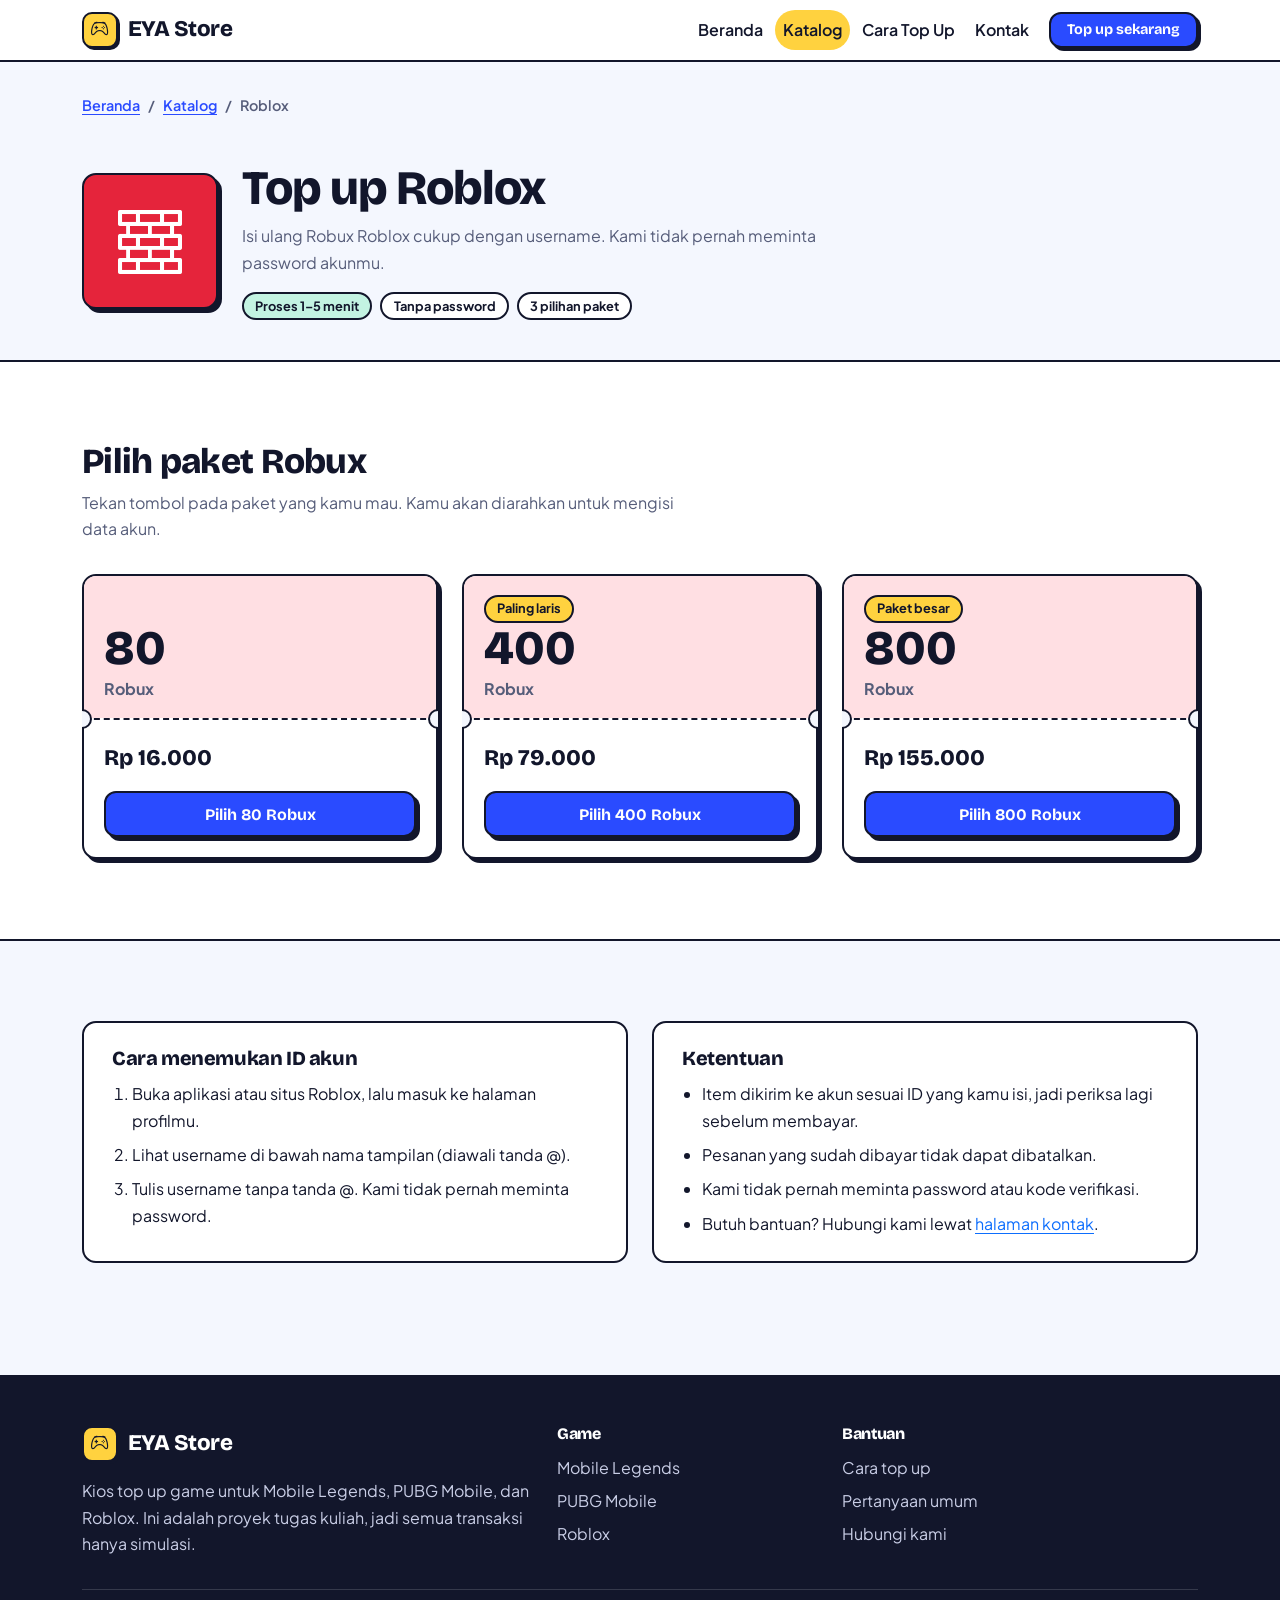
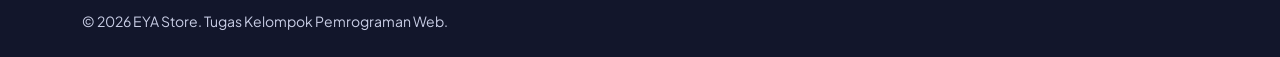
<file: detail-roblox.html>
<!DOCTYPE html>
<html lang="id">
<head>
  <meta charset="UTF-8">
  <meta name="viewport" content="width=device-width, initial-scale=1">
  <meta name="description" content="Pilih paket top up Robux Roblox di EYA Store.">
  <title>Top Up Roblox | EYA Store</title>
 
  <link rel="preconnect" href="https://fonts.googleapis.com">
  <link rel="preconnect" href="https://fonts.gstatic.com" crossorigin>
  <link href="https://fonts.googleapis.com/css2?family=Bricolage+Grotesque:opsz,wght@12..96,700;12..96,800&family=Plus+Jakarta+Sans:wght@400;500;600;700&display=swap" rel="stylesheet">
  <link href="https://cdn.jsdelivr.net/npm/bootstrap@5.3.3/dist/css/bootstrap.min.css" rel="stylesheet">
  <link href="https://cdn.jsdelivr.net/npm/bootstrap-icons@1.11.3/font/bootstrap-icons.min.css" rel="stylesheet">

  <link rel="stylesheet" href="global.css">
  <link rel="stylesheet" href="style.css">
  <link rel="stylesheet" href="responsive.css">
</head>
<body>

  <header class="sticky-top">
    <nav class="navbar navbar-expand-lg kg-navbar" aria-label="Navigasi utama">
      <div class="container">
        <a class="kg-brand" href="index.html">
          <span class="kg-brand-mark"><i class="bi bi-controller" aria-hidden="true"></i></span>EYA Store
        </a>
        <button class="navbar-toggler" type="button" data-bs-toggle="collapse"
                data-bs-target="#menuUtama" aria-controls="menuUtama"
                aria-expanded="false" aria-label="Buka menu">
          <span class="navbar-toggler-icon"></span>
        </button>
        <div class="collapse navbar-collapse" id="menuUtama">
          <ul class="navbar-nav ms-auto align-items-lg-center gap-lg-1 mt-3 mt-lg-0">
            <li class="nav-item"><a class="nav-link" href="index.html">Beranda</a></li>
            <li class="nav-item"><a class="nav-link active" href="katalog.html" aria-current="page">Katalog</a></li>
            <li class="nav-item"><a class="nav-link" href="cara-topup.html">Cara Top Up</a></li>
            <li class="nav-item"><a class="nav-link" href="kontak.html">Kontak</a></li>
          </ul>
          <a class="btn-kg btn-kg-sm mt-3 mt-lg-0" href="katalog.html">Top up sekarang</a>
        </div>
      </div>
    </nav>
  </header>

  <main id="konten">
    <div class="container page-head">
      <nav aria-label="Breadcrumb">
        <ol class="breadcrumb">
          <li class="breadcrumb-item"><a href="index.html">Beranda</a></li>
          <li class="breadcrumb-item"><a href="katalog.html">Katalog</a></li>
          <li class="breadcrumb-item active" aria-current="page">Roblox</li>
        </ol>
      </nav>
    </div>

    <div class="container">
      <section class="game-hero game-roblox">
        <div class="game-hero-cover"><i class="bi bi-bricks" aria-hidden="true"></i></div>
        <div>
          <h1>Top up Roblox</h1>
          <p>Isi ulang Robux Roblox cukup dengan username. Kami tidak pernah meminta password akunmu.</p>
          <ul class="chip-list">
            <li class="chip chip-mint">Proses 1–5 menit</li>
            <li class="chip chip-white">Tanpa password</li>
            <li class="chip chip-white">3 pilihan paket</li>
          </ul>
        </div>
      </section>
    </div>

    <section class="section section-band" aria-labelledby="judul-paket">
      <div class="container">
        <div class="section-head">
          <h2 id="judul-paket">Pilih paket Robux</h2>
          <p>Tekan tombol pada paket yang kamu mau. Kamu akan diarahkan untuk mengisi data akun.</p>
        </div>
        <div class="row g-4">
          <div class="col-md-4">
            <article class="voucher game-roblox">
              <div class="voucher-top">
                <div class="voucher-badge-slot"></div>
                <p class="voucher-amount">80</p>
                <p class="voucher-unit">Robux</p>
              </div>
              <div class="voucher-bottom">
                <p class="voucher-price">Rp 16.000</p>
                <a class="btn-kg" href="form-roblox.html#roblox-80">Pilih 80 Robux</a>
              </div>
            </article>
          </div>
          <div class="col-md-4">
            <article class="voucher game-roblox">
              <div class="voucher-top">
                <div class="voucher-badge-slot"><span class="chip">Paling laris</span></div>
                <p class="voucher-amount">400</p>
                <p class="voucher-unit">Robux</p>
              </div>
              <div class="voucher-bottom">
                <p class="voucher-price">Rp 79.000</p>
                <a class="btn-kg" href="form-roblox.html#roblox-400">Pilih 400 Robux</a>
              </div>
            </article>
          </div>
          <div class="col-md-4">
            <article class="voucher game-roblox">
              <div class="voucher-top">
                <div class="voucher-badge-slot"><span class="chip">Paket besar</span></div>
                <p class="voucher-amount">800</p>
                <p class="voucher-unit">Robux</p>
              </div>
              <div class="voucher-bottom">
                <p class="voucher-price">Rp 155.000</p>
                <a class="btn-kg" href="form-roblox.html#roblox-800">Pilih 800 Robux</a>
              </div>
            </article>
          </div>
        </div>
      </div>
    </section>

    <section class="section">
      <div class="container">
        <div class="row g-4">
          <div class="col-lg-6">
            <div class="info-panel">
              <h2>Cara menemukan ID akun</h2>
              <ol>
                <li>Buka aplikasi atau situs Roblox, lalu masuk ke halaman profilmu.</li>
                <li>Lihat username di bawah nama tampilan (diawali tanda @).</li>
                <li>Tulis username tanpa tanda @. Kami tidak pernah meminta password.</li>
              </ol>
            </div>
          </div>
          <div class="col-lg-6">
            <div class="info-panel">
              <h2>Ketentuan</h2>
              <ul>
                <li>Item dikirim ke akun sesuai ID yang kamu isi, jadi periksa lagi sebelum membayar.</li>
                <li>Pesanan yang sudah dibayar tidak dapat dibatalkan.</li>
                <li>Kami tidak pernah meminta password atau kode verifikasi.</li>
                <li>Butuh bantuan? Hubungi kami lewat <a href="kontak.html">halaman kontak</a>.</li>
              </ul>
            </div>
          </div>
        </div>
      </div>
    </section>
  </main>

  <footer class="kg-footer">
    <div class="container">
      <div class="row g-4">
        <div class="col-lg-5">
          <a class="kg-brand" href="index.html">
            <span class="kg-brand-mark"><i class="bi bi-controller" aria-hidden="true"></i></span>EYA Store
          </a>
          <p class="mt-3 mb-0">Kios top up game untuk Mobile Legends, PUBG Mobile, dan Roblox.
            Ini adalah proyek tugas kuliah, jadi semua transaksi hanya simulasi.</p>
        </div>
        <div class="col-6 col-lg-3">
          <h2>Game</h2>
          <ul class="list-unstyled mb-0">
              <li><a href="detail-mlbb.html">Mobile Legends</a></li>
              <li><a href="detail-pubg.html">PUBG Mobile</a></li>
              <li><a href="detail-roblox.html">Roblox</a></li>
          </ul>
        </div>
        <div class="col-6 col-lg-4">
          <h2>Bantuan</h2>
          <ul class="list-unstyled mb-0">
            <li><a href="cara-topup.html">Cara top up</a></li>
            <li><a href="cara-topup.html">Pertanyaan umum</a></li>
            <li><a href="kontak.html">Hubungi kami</a></li>
          </ul>
        </div>
      </div>
      <p class="kg-copy">&copy; 2026 EYA Store. Tugas Kelompok Pemrograman Web.</p>
    </div>
  </footer>

</body>
</html>
</file>
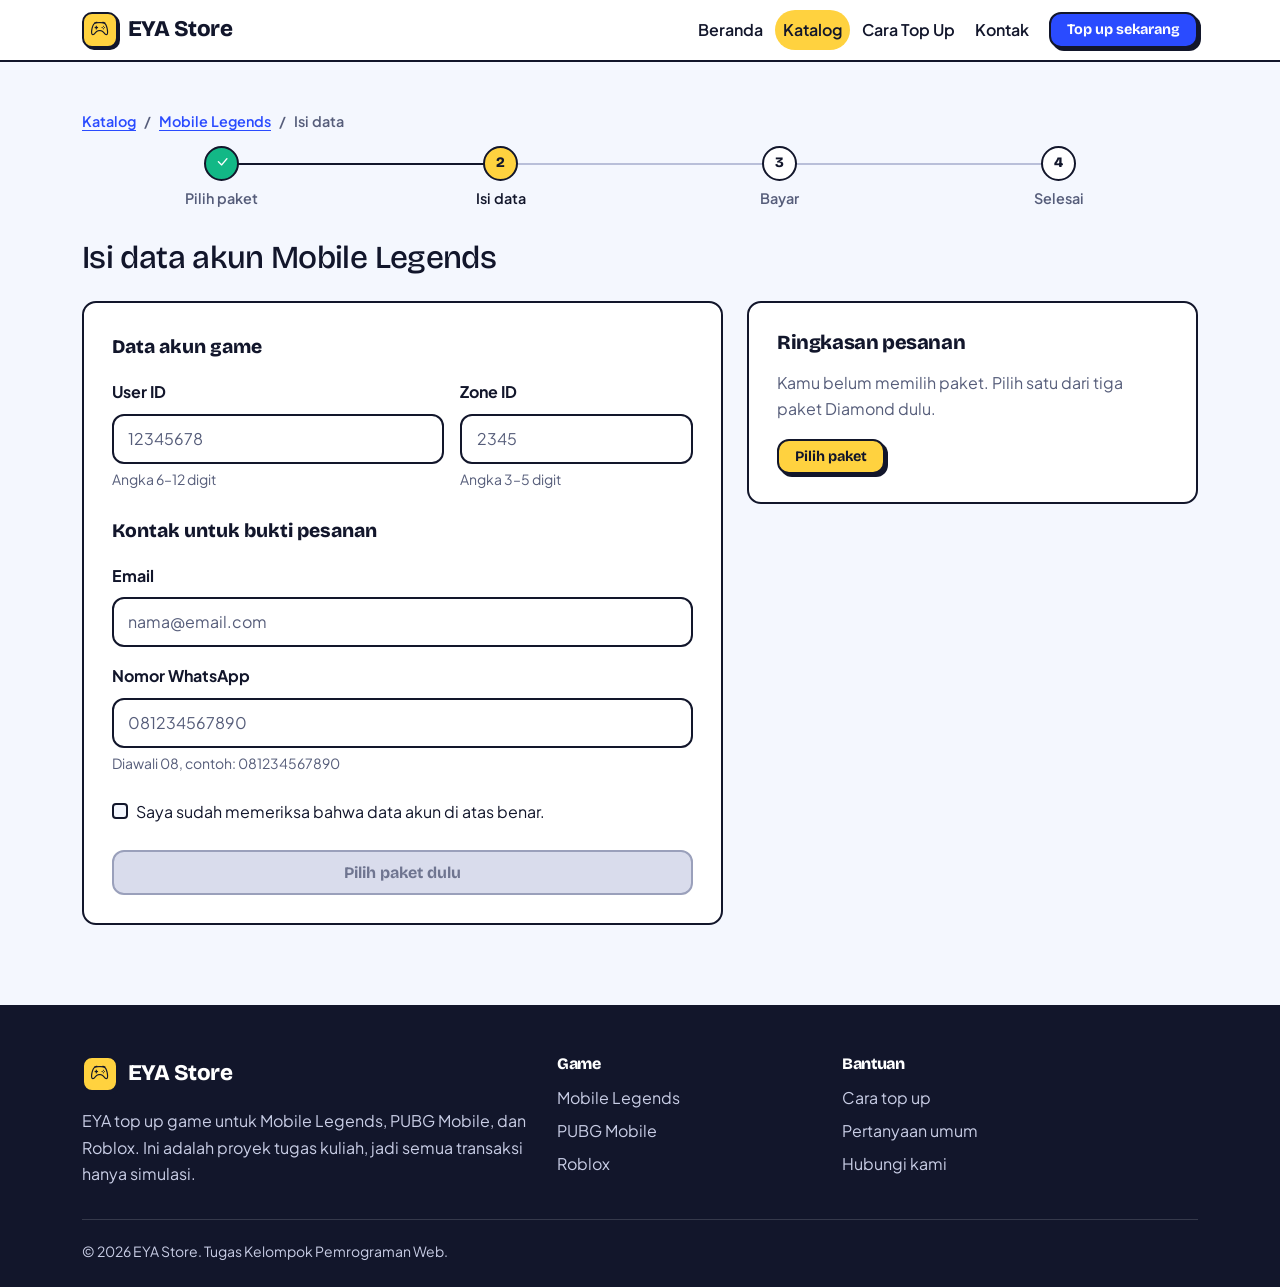
<file: form-mlbb.html>
<!DOCTYPE html>
<html lang="id">
<head>
  <meta charset="UTF-8">
  <meta name="viewport" content="width=device-width, initial-scale=1">
  <meta name="description" content="Isi data akun Mobile Legends untuk melanjutkan top up di EYA Store.">
  <title>Isi Data Mobile Legends | EYA Store</title>
  <link rel="icon" href="data:image/svg+xml,%3Csvg xmlns='http://www.w3.org/2000/svg' viewBox='0 0 100 100'%3E%3Ctext y='.9em' font-size='90'%3E%F0%9F%8E%AE%3C/text%3E%3C/svg%3E">

  <link rel="preconnect" href="https://fonts.googleapis">
  <link rel="preconnect" href="https://fonts.gstatic.com" crossorigin>
  <link href="https://fonts.googleapis.com/css2?family=Bricolage+Grotesque:opsz,wght@12..96,700;12..96,800&family=Plus+Jakarta+Sans:wght@400;500;600;700&display=swap" rel="stylesheet">
  <link href="https://cdn.jsdelivr.net/npm/bootstrap@5.3.3/dist/css/bootstrap.min.css" rel="stylesheet">
  <link href="https://cdn.jsdelivr.net/npm/bootstrap-icons@1.11.3/font/bootstrap-icons.min.css" rel="stylesheet">

  <link rel="stylesheet" href="global.css">
  <link rel="stylesheet" href="style.css">
  <link rel="stylesheet" href="form.css">
  <link rel="stylesheet" href="responsive.css">
</head>
<body>
  <header class="sticky-top">
    <nav class="navbar navbar-expand-lg kg-navbar" aria-label="Navigasi utama">
      <div class="container">
        <a class="kg-brand" href="index.html">
          <span class="kg-brand-mark"><i class="bi bi-controller" aria-hidden="true"></i></span>EYA Store
        </a>
        <button class="navbar-toggler" type="button" data-bs-toggle="collapse"
                data-bs-target="#menuUtama" aria-controls="menuUtama"
                aria-expanded="false" aria-label="Buka menu">
          <span class="navbar-toggler-icon"></span>
        </button>
        <div class="collapse navbar-collapse" id="menuUtama">
          <ul class="navbar-nav ms-auto align-items-lg-center gap-lg-1 mt-3 mt-lg-0">
            <li class="nav-item"><a class="nav-link" href="index.html">Beranda</a></li>
            <li class="nav-item"><a class="nav-link active" href="katalog.html" aria-current="page">Katalog</a></li>
            <li class="nav-item"><a class="nav-link" href="cara-topup.html">Cara Top Up</a></li>
            <li class="nav-item"><a class="nav-link" href="kontak.html">Kontak</a></li>
          </ul>
          <a class="btn-kg btn-kg-sm mt-3 mt-lg-0" href="katalog.html">Top up sekarang</a>
        </div>
      </div>
    </nav>
  </header>


  <main id="konten">
    <div class="container py-4 py-lg-5">
      <div class="flow">
        <span id="mlbb-86" class="flow-anchor"></span>
        <span id="mlbb-172" class="flow-anchor"></span>
        <span id="mlbb-344" class="flow-anchor"></span>

        <nav aria-label="Breadcrumb">
          <ol class="breadcrumb">
            <li class="breadcrumb-item"><a href="katalog.html">Katalog</a></li>
            <li class="breadcrumb-item"><a href="detail-mlbb.html">Mobile Legends</a></li>
            <li class="breadcrumb-item active" aria-current="page">Isi data</li>
          </ol>
        </nav>
        <ol class="stepper" aria-label="Tahapan top up">
          <li class="is-done"><span class="dot"><i class="bi bi-check-lg" aria-hidden="true"></i></span><span class="lbl">Pilih paket</span></li>
          <li class="is-active" aria-current="step"><span class="dot">2</span><span class="lbl">Isi data</span></li>
          <li class=""><span class="dot">3</span><span class="lbl">Bayar</span></li>
          <li class=""><span class="dot">4</span><span class="lbl">Selesai</span></li>
        </ol>
        <h1 class="h2 mb-4">Isi data akun Mobile Legends</h1>

        <div class="row g-4">
          <div class="col-lg-7 order-2 order-lg-1">
            <form class="form-card" id="form-topup" action="pembayaran.html" method="get">
              <input type="hidden" name="game" value="mlbb">

              <fieldset>
                <legend>Data akun game</legend>
                <div class="row g-3">
                      <div class="col-sm-7">
                        <label class="form-label" for="user_id">User ID</label>
                        <input class="form-control" type="text" id="user_id" name="user_id" placeholder="12345678"
                               inputmode="numeric" pattern="[0-9]{6,12}" autocomplete="off" required>
                        <div class="form-text">Angka 6–12 digit</div>
                      </div>
                      <div class="col-sm-5">
                        <label class="form-label" for="zone_id">Zone ID</label>
                        <input class="form-control" type="text" id="zone_id" name="zone_id" placeholder="2345"
                               inputmode="numeric" pattern="[0-9]{3,5}" autocomplete="off" required>
                        <div class="form-text">Angka 3–5 digit</div>
                      </div>
                </div>
              </fieldset>

              <fieldset>
                <legend>Kontak untuk bukti pesanan</legend>
                <div class="row g-3">
                  <div class="col-12">
                    <label class="form-label" for="email">Email</label>
                    <input class="form-control" type="email" id="email" name="email" placeholder="nama@email.com" autocomplete="email" required>
                  </div>
                  <div class="col-12">
                    <label class="form-label" for="wa">Nomor WhatsApp</label>
                    <input class="form-control" type="tel" id="wa" name="wa" placeholder="081234567890"
                           inputmode="tel" pattern="08[0-9]{8,12}" autocomplete="tel" required>
                    <div class="form-text">Diawali 08, contoh: 081234567890</div>
                  </div>
                </div>
              </fieldset>

              <div class="form-check mb-4">
                <input class="form-check-input" type="checkbox" id="setuju" name="setuju" required>
                <label class="form-check-label" for="setuju">Saya sudah memeriksa bahwa data akun di atas benar.</label>
              </div>

                  <div class="pick pick-mlbb-86">
                    <button class="btn-kg w-100" type="submit" formaction="pembayaran.html#mlbb-86">Lanjut ke pembayaran</button>
                  </div>
                  <div class="pick pick-mlbb-172">
                    <button class="btn-kg w-100" type="submit" formaction="pembayaran.html#mlbb-172">Lanjut ke pembayaran</button>
                  </div>
                  <div class="pick pick-mlbb-344">
                    <button class="btn-kg w-100" type="submit" formaction="pembayaran.html#mlbb-344">Lanjut ke pembayaran</button>
                  </div>
              <div class="pick-default">
                <button class="btn-kg w-100" type="button" disabled>Pilih paket dulu</button>
              </div>
            </form>
          </div>

          <div class="col-lg-5 order-1 order-lg-2">
            <aside class="order-card is-sticky" aria-label="Ringkasan pesanan">
              <h2>Ringkasan pesanan</h2>
              <div class="pick pick-mlbb-86">
                <div class="order-game game-mlbb">
                  <span class="order-icon"><i class="bi bi-gem" aria-hidden="true"></i></span>
                  <div><strong>Mobile Legends</strong><small>86 Diamond</small></div>
                </div>
                <dl class="order-lines">
                  <div><dt>Paket</dt><dd>86 Diamond</dd></div>
                  <div class="is-total"><dt>Harga</dt><dd>Rp 21.000</dd></div>
                </dl>
                <a class="d-inline-block mt-2 small" href="detail-mlbb.html">Ganti paket</a>
              </div>
              <div class="pick pick-mlbb-172">
                <div class="order-game game-mlbb">
                  <span class="order-icon"><i class="bi bi-gem" aria-hidden="true"></i></span>
                  <div><strong>Mobile Legends</strong><small>172 Diamond</small></div>
                </div>
                <dl class="order-lines">
                  <div><dt>Paket</dt><dd>172 Diamond</dd></div>
                  <div class="is-total"><dt>Harga</dt><dd>Rp 42.000</dd></div>
                </dl>
                <a class="d-inline-block mt-2 small" href="detail-mlbb.html">Ganti paket</a>
              </div>
              <div class="pick pick-mlbb-344">
                <div class="order-game game-mlbb">
                  <span class="order-icon"><i class="bi bi-gem" aria-hidden="true"></i></span>
                  <div><strong>Mobile Legends</strong><small>344 Diamond</small></div>
                </div>
                <dl class="order-lines">
                  <div><dt>Paket</dt><dd>344 Diamond</dd></div>
                  <div class="is-total"><dt>Harga</dt><dd>Rp 84.000</dd></div>
                </dl>
                <a class="d-inline-block mt-2 small" href="detail-mlbb.html">Ganti paket</a>
              </div>
              <div class="pick-default">
                <p class="empty-note">Kamu belum memilih paket. Pilih satu dari tiga paket Diamond dulu.</p>
                <a class="btn-kg-sun btn-kg-sm" href="detail-mlbb.html">Pilih paket</a>
              </div>
            </aside>
          </div>
        </div>
      </div>
    </div>
  </main>

    <footer class="kg-footer">
    <div class="container">
      <div class="row g-4">
        <div class="col-lg-5">
          <a class="kg-brand" href="index.html">
            <span class="kg-brand-mark"><i class="bi bi-controller" aria-hidden="true"></i></span>EYA Store
          </a>
          <p class="mt-3 mb-0">EYA top up game untuk Mobile Legends, PUBG Mobile, dan Roblox.
            Ini adalah proyek tugas kuliah, jadi semua transaksi hanya simulasi.</p>
        </div>
        <div class="col-6 col-lg-3">
          <h2>Game</h2>
          <ul class="list-unstyled mb-0">
              <li><a href="detail-mlbb.html">Mobile Legends</a></li>
              <li><a href="detail-pubg.html">PUBG Mobile</a></li>
              <li><a href="detail-roblox.html">Roblox</a></li>
          </ul>
        </div>
        <div class="col-6 col-lg-4">
          <h2>Bantuan</h2>
          <ul class="list-unstyled mb-0">
            <li><a href="cara-topup.html">Cara top up</a></li>
            <li><a href="cara-topup.html#faq">Pertanyaan umum</a></li>
            <li><a href="kontak.html">Hubungi kami</a></li>
          </ul>
        </div>
      </div>
      <p class="kg-copy">&copy; 2026 EYA Store. Tugas Kelompok Pemrograman Web.</p>
    </div>
  </footer>

</body>
</html>
</file>
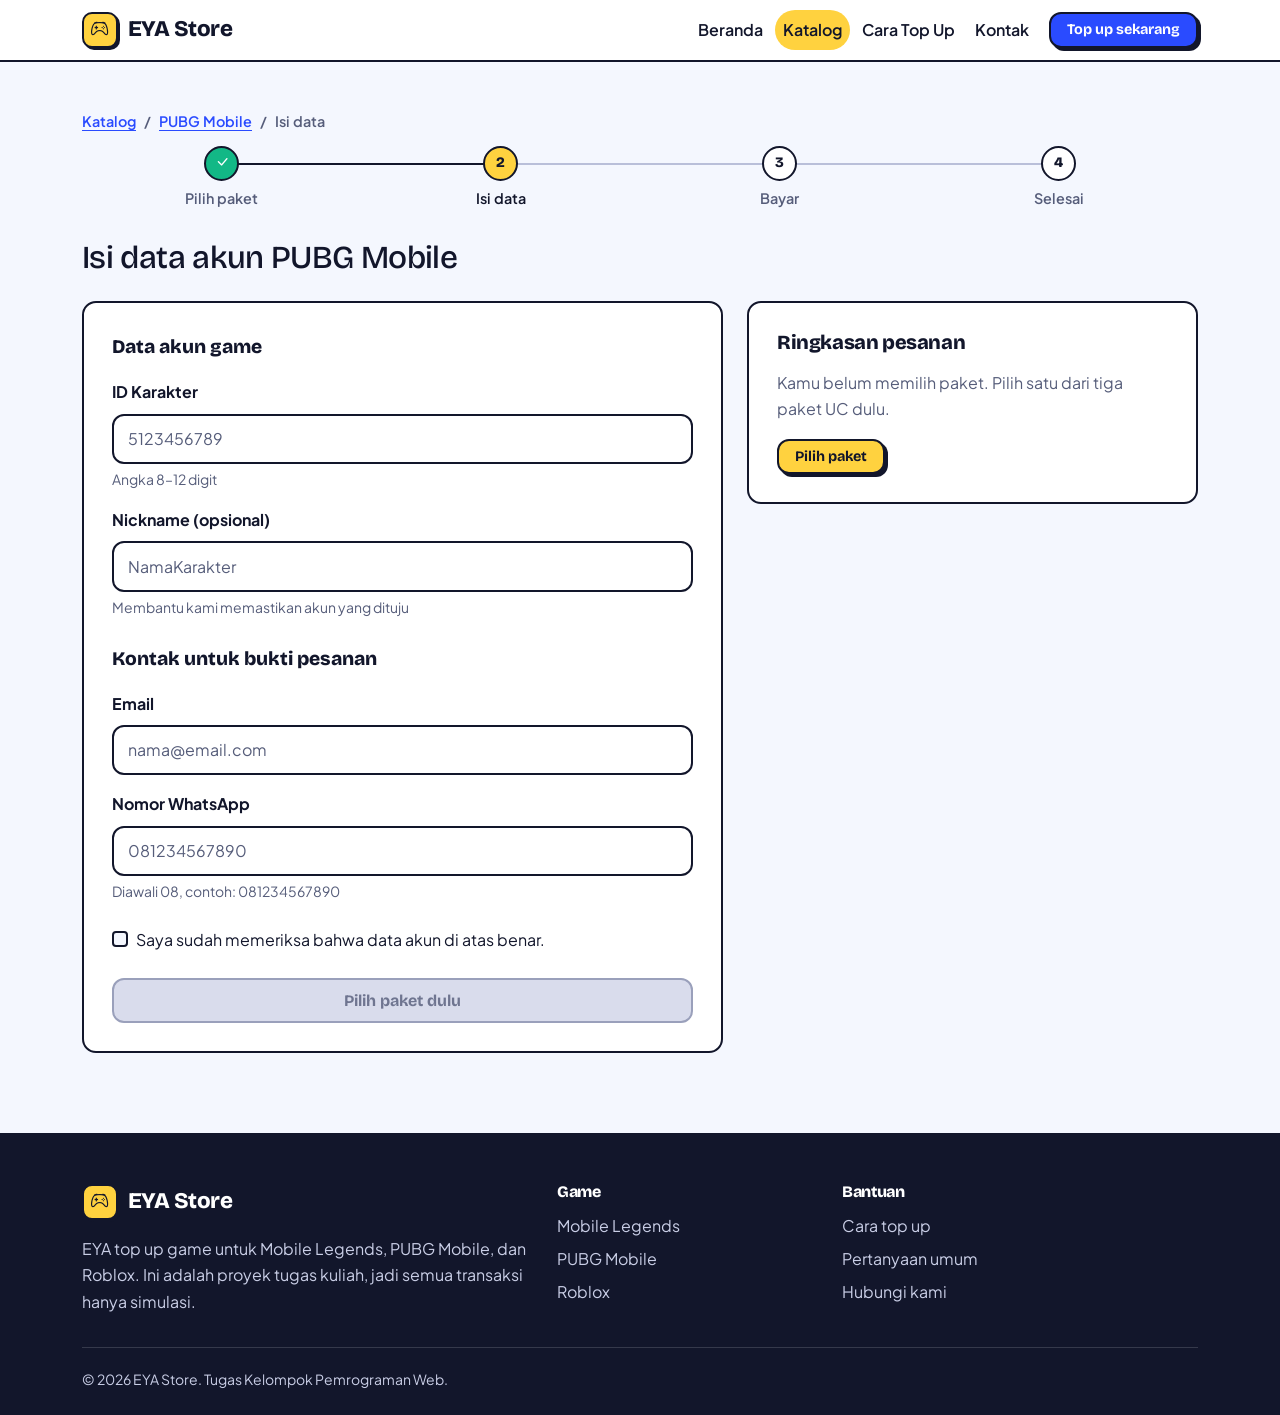
<file: form-pubg.html>
<!DOCTYPE html>
<html lang="id">
<head>
  <meta charset="UTF-8">
  <meta name="viewport" content="width=device-width, initial-scale=1">
  <meta name="description" content="Isi data akun PUBG Mobile untuk melanjutkan top up di EYA Store.">
  <title>Isi Data PUBG Mobile | EYA Store</title>
  <link rel="icon" href="data:image/svg+xml,%3Csvg xmlns='http://www.w3.org/2000/svg' viewBox='0 0 100 100'%3E%3Ctext y='.9em' font-size='90'%3E%F0%9F%8E%AE%3C/text%3E%3C/svg%3E">

  <link rel="preconnect" href="https://fonts.googleapis">
  <link rel="preconnect" href="https://fonts.gstatic.com" crossorigin>
  <link href="https://fonts.googleapis.com/css2?family=Bricolage+Grotesque:opsz,wght@12..96,700;12..96,800&family=Plus+Jakarta+Sans:wght@400;500;600;700&display=swap" rel="stylesheet">
  <link href="https://cdn.jsdelivr.net/npm/bootstrap@5.3.3/dist/css/bootstrap.min.css" rel="stylesheet">
  <link href="https://cdn.jsdelivr.net/npm/bootstrap-icons@1.11.3/font/bootstrap-icons.min.css" rel="stylesheet">

  <link rel="stylesheet" href="global.css">
  <link rel="stylesheet" href="style.css">
  <link rel="stylesheet" href="form.css">
  <link rel="stylesheet" href="responsive.css">
</head>
<body>
  <header class="sticky-top">
    <nav class="navbar navbar-expand-lg kg-navbar" aria-label="Navigasi utama">
      <div class="container">
        <a class="kg-brand" href="index.html">
          <span class="kg-brand-mark"><i class="bi bi-controller" aria-hidden="true"></i></span>EYA Store
        </a>
        <button class="navbar-toggler" type="button" data-bs-toggle="collapse"
                data-bs-target="#menuUtama" aria-controls="menuUtama"
                aria-expanded="false" aria-label="Buka menu">
          <span class="navbar-toggler-icon"></span>
        </button>
        <div class="collapse navbar-collapse" id="menuUtama">
          <ul class="navbar-nav ms-auto align-items-lg-center gap-lg-1 mt-3 mt-lg-0">
            <li class="nav-item"><a class="nav-link" href="index.html">Beranda</a></li>
            <li class="nav-item"><a class="nav-link active" href="katalog.html" aria-current="page">Katalog</a></li>
            <li class="nav-item"><a class="nav-link" href="cara-topup.html">Cara Top Up</a></li>
            <li class="nav-item"><a class="nav-link" href="kontak.html">Kontak</a></li>
          </ul>
          <a class="btn-kg btn-kg-sm mt-3 mt-lg-0" href="katalog.html">Top up sekarang</a>
        </div>
      </div>
    </nav>
  </header>

  <main id="konten">
    <div class="container py-4 py-lg-5">
      <div class="flow">
        <span id="pubg-60" class="flow-anchor"></span>
        <span id="pubg-325" class="flow-anchor"></span>
        <span id="pubg-660" class="flow-anchor"></span>

        <nav aria-label="Breadcrumb">
          <ol class="breadcrumb">
            <li class="breadcrumb-item"><a href="katalog.html">Katalog</a></li>
            <li class="breadcrumb-item"><a href="detail-pubg.html">PUBG Mobile</a></li>
            <li class="breadcrumb-item active" aria-current="page">Isi data</li>
          </ol>
        </nav>
        <ol class="stepper" aria-label="Tahapan top up">
          <li class="is-done"><span class="dot"><i class="bi bi-check-lg" aria-hidden="true"></i></span><span class="lbl">Pilih paket</span></li>
          <li class="is-active" aria-current="step"><span class="dot">2</span><span class="lbl">Isi data</span></li>
          <li class=""><span class="dot">3</span><span class="lbl">Bayar</span></li>
          <li class=""><span class="dot">4</span><span class="lbl">Selesai</span></li>
        </ol>
        <h1 class="h2 mb-4">Isi data akun PUBG Mobile</h1>

        <div class="row g-4">
          <div class="col-lg-7 order-2 order-lg-1">
            <form class="form-card" id="form-topup" action="pembayaran.html" method="get">
              <input type="hidden" name="game" value="pubg">

              <fieldset>
                <legend>Data akun game</legend>
                <div class="row g-3">
                      <div class="col-12">
                        <label class="form-label" for="player_id">ID Karakter</label>
                        <input class="form-control" type="text" id="player_id" name="player_id" placeholder="5123456789"
                               inputmode="numeric" pattern="[0-9]{8,12}" autocomplete="off" required>
                        <div class="form-text">Angka 8–12 digit</div>
                      </div>
                      <div class="col-12">
                        <label class="form-label" for="nickname">Nickname (opsional)</label>
                        <input class="form-control" type="text" id="nickname" name="nickname" placeholder="NamaKarakter"
                               inputmode="text" pattern="[A-Za-z0-9_ ]{2,20}" autocomplete="off">
                        <div class="form-text">Membantu kami memastikan akun yang dituju</div>
                      </div>
                </div>
              </fieldset>

              <fieldset>
                <legend>Kontak untuk bukti pesanan</legend>
                <div class="row g-3">
                  <div class="col-12">
                    <label class="form-label" for="email">Email</label>
                    <input class="form-control" type="email" id="email" name="email" placeholder="nama@email.com" autocomplete="email" required>
                  </div>
                  <div class="col-12">
                    <label class="form-label" for="wa">Nomor WhatsApp</label>
                    <input class="form-control" type="tel" id="wa" name="wa" placeholder="081234567890"
                           inputmode="tel" pattern="08[0-9]{8,12}" autocomplete="tel" required>
                    <div class="form-text">Diawali 08, contoh: 081234567890</div>
                  </div>
                </div>
              </fieldset>

              <div class="form-check mb-4">
                <input class="form-check-input" type="checkbox" id="setuju" name="setuju" required>
                <label class="form-check-label" for="setuju">Saya sudah memeriksa bahwa data akun di atas benar.</label>
              </div>

                  <div class="pick pick-pubg-60">
                    <button class="btn-kg w-100" type="submit" formaction="pembayaran.html#pubg-60">Lanjut ke pembayaran</button>
                  </div>
                  <div class="pick pick-pubg-325">
                    <button class="btn-kg w-100" type="submit" formaction="pembayaran.html#pubg-325">Lanjut ke pembayaran</button>
                  </div>
                  <div class="pick pick-pubg-660">
                    <button class="btn-kg w-100" type="submit" formaction="pembayaran.html#pubg-660">Lanjut ke pembayaran</button>
                  </div>
              <div class="pick-default">
                <button class="btn-kg w-100" type="button" disabled>Pilih paket dulu</button>
              </div>
            </form>
          </div>

          <div class="col-lg-5 order-1 order-lg-2">
            <aside class="order-card is-sticky" aria-label="Ringkasan pesanan">
              <h2>Ringkasan pesanan</h2>
              <div class="pick pick-pubg-60">
                <div class="order-game game-pubg">
                  <span class="order-icon"><i class="bi bi-crosshair" aria-hidden="true"></i></span>
                  <div><strong>PUBG Mobile</strong><small>60 UC</small></div>
                </div>
                <dl class="order-lines">
                  <div><dt>Paket</dt><dd>60 UC</dd></div>
                  <div class="is-total"><dt>Harga</dt><dd>Rp 15.000</dd></div>
                </dl>
                <a class="d-inline-block mt-2 small" href="detail-pubg.html">Ganti paket</a>
              </div>
              <div class="pick pick-pubg-325">
                <div class="order-game game-pubg">
                  <span class="order-icon"><i class="bi bi-crosshair" aria-hidden="true"></i></span>
                  <div><strong>PUBG Mobile</strong><small>325 UC</small></div>
                </div>
                <dl class="order-lines">
                  <div><dt>Paket</dt><dd>325 UC</dd></div>
                  <div class="is-total"><dt>Harga</dt><dd>Rp 75.000</dd></div>
                </dl>
                <a class="d-inline-block mt-2 small" href="detail-pubg.html">Ganti paket</a>
              </div>
              <div class="pick pick-pubg-660">
                <div class="order-game game-pubg">
                  <span class="order-icon"><i class="bi bi-crosshair" aria-hidden="true"></i></span>
                  <div><strong>PUBG Mobile</strong><small>660 UC</small></div>
                </div>
                <dl class="order-lines">
                  <div><dt>Paket</dt><dd>660 UC</dd></div>
                  <div class="is-total"><dt>Harga</dt><dd>Rp 150.000</dd></div>
                </dl>
                <a class="d-inline-block mt-2 small" href="detail-pubg.html">Ganti paket</a>
              </div>
              <div class="pick-default">
                <p class="empty-note">Kamu belum memilih paket. Pilih satu dari tiga paket UC dulu.</p>
                <a class="btn-kg-sun btn-kg-sm" href="detail-pubg.html">Pilih paket</a>
              </div>
            </aside>
          </div>
        </div>
      </div>
    </div>
  </main>

  <footer class="kg-footer">
    <div class="container">
      <div class="row g-4">
        <div class="col-lg-5">
          <a class="kg-brand" href="index.html">
            <span class="kg-brand-mark"><i class="bi bi-controller" aria-hidden="true"></i></span>EYA Store
          </a>
          <p class="mt-3 mb-0">EYA top up game untuk Mobile Legends, PUBG Mobile, dan Roblox.
            Ini adalah proyek tugas kuliah, jadi semua transaksi hanya simulasi.</p>
        </div>
        <div class="col-6 col-lg-3">
          <h2>Game</h2>
          <ul class="list-unstyled mb-0">
              <li><a href="detail-mlbb.html">Mobile Legends</a></li>
              <li><a href="detail-pubg.html">PUBG Mobile</a></li>
              <li><a href="detail-roblox.html">Roblox</a></li>
          </ul>
        </div>
        <div class="col-6 col-lg-4">
          <h2>Bantuan</h2>
          <ul class="list-unstyled mb-0">
            <li><a href="cara-topup.html">Cara top up</a></li>
            <li><a href="cara-topup.html#faq">Pertanyaan umum</a></li>
            <li><a href="kontak.html">Hubungi kami</a></li>
          </ul>
        </div>
      </div>
      <p class="kg-copy">&copy; 2026 EYA Store. Tugas Kelompok Pemrograman Web.</p>
    </div>
  </footer>

</body>
</html>
</file>
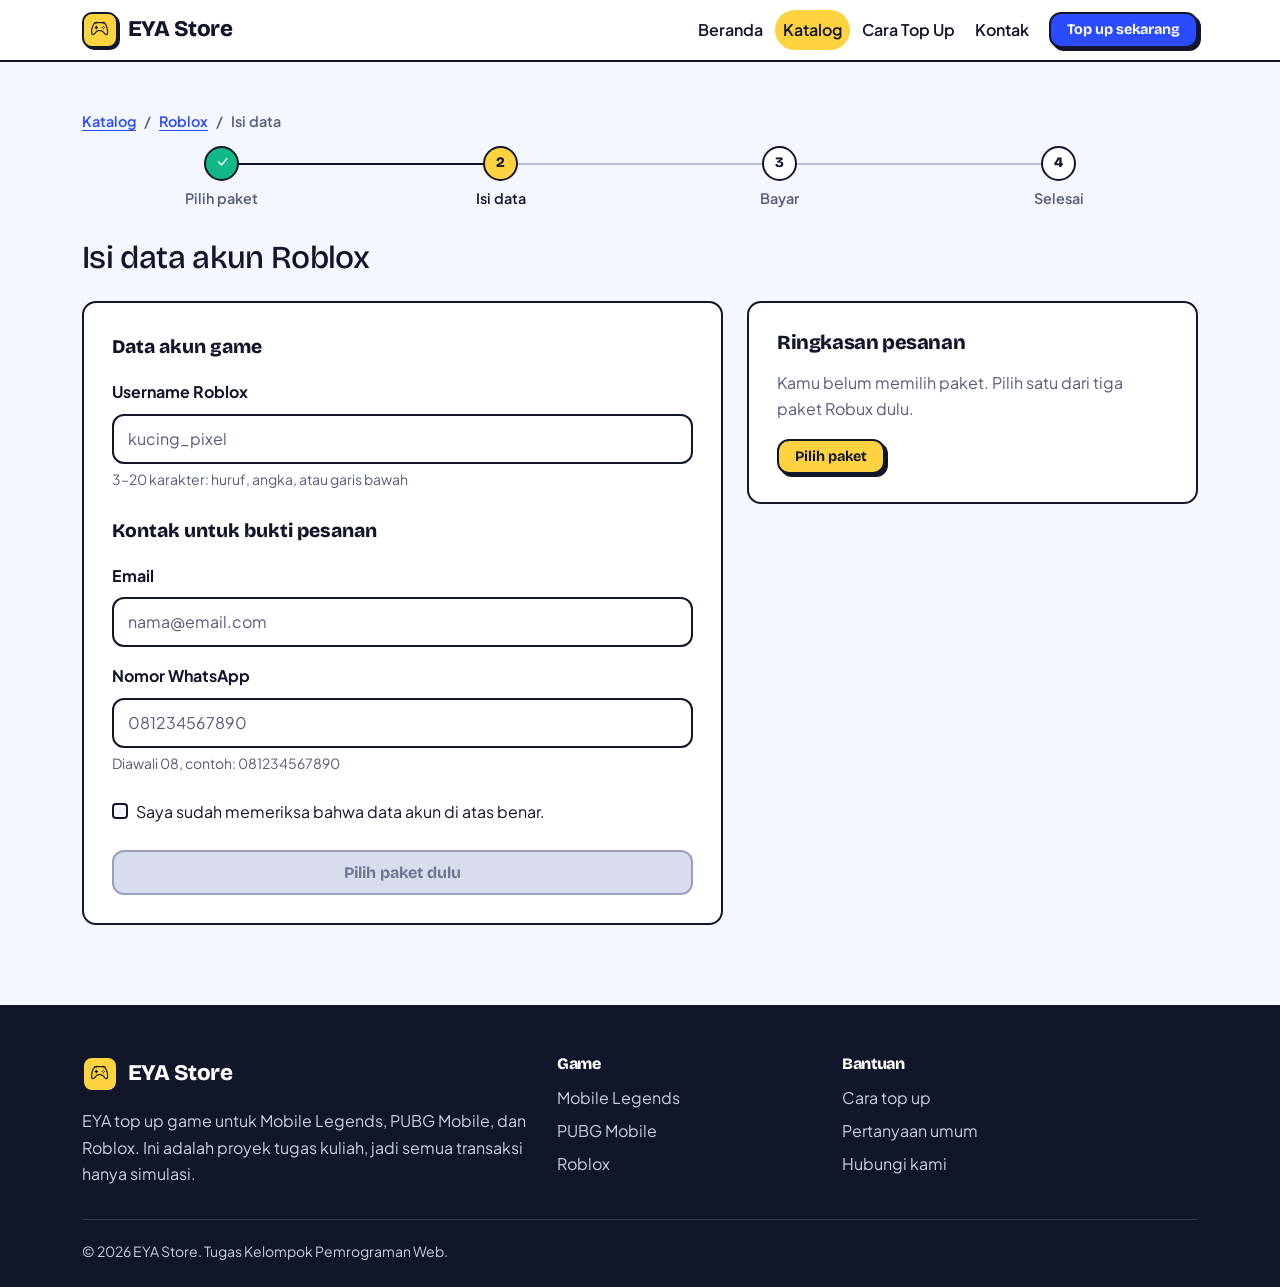
<file: form-roblox.html>
<!DOCTYPE html>
<html lang="id">
<head>
  <meta charset="UTF-8">
  <meta name="viewport" content="width=device-width, initial-scale=1">
  <meta name="description" content="Isi data akun Roblox untuk melanjutkan top up di EYA Store.">
  <title>Isi Data Roblox | EYA Store</title>
  <link rel="icon" href="data:image/svg+xml,%3Csvg xmlns='http://www.w3.org/2000/svg' viewBox='0 0 100 100'%3E%3Ctext y='.9em' font-size='90'%3E%F0%9F%8E%AE%3C/text%3E%3C/svg%3E">

  <link rel="preconnect" href="https://fonts.googleapis">
  <link rel="preconnect" href="https://fonts.gstatic.com" crossorigin>
  <link href="https://fonts.googleapis.com/css2?family=Bricolage+Grotesque:opsz,wght@12..96,700;12..96,800&family=Plus+Jakarta+Sans:wght@400;500;600;700&display=swap" rel="stylesheet">
  <link href="https://cdn.jsdelivr.net/npm/bootstrap@5.3.3/dist/css/bootstrap.min.css" rel="stylesheet">
  <link href="https://cdn.jsdelivr.net/npm/bootstrap-icons@1.11.3/font/bootstrap-icons.min.css" rel="stylesheet">

  <link rel="stylesheet" href="global.css">
  <link rel="stylesheet" href="style.css">
  <link rel="stylesheet" href="form.css">
  <link rel="stylesheet" href="responsive.css">
</head>
<body>
  <header class="sticky-top">
    <nav class="navbar navbar-expand-lg kg-navbar" aria-label="Navigasi utama">
      <div class="container">
        <a class="kg-brand" href="index.html">
          <span class="kg-brand-mark"><i class="bi bi-controller" aria-hidden="true"></i></span>EYA Store
        </a>
        <button class="navbar-toggler" type="button" data-bs-toggle="collapse"
                data-bs-target="#menuUtama" aria-controls="menuUtama"
                aria-expanded="false" aria-label="Buka menu">
          <span class="navbar-toggler-icon"></span>
        </button>
        <div class="collapse navbar-collapse" id="menuUtama">
          <ul class="navbar-nav ms-auto align-items-lg-center gap-lg-1 mt-3 mt-lg-0">
            <li class="nav-item"><a class="nav-link" href="index.html">Beranda</a></li>
            <li class="nav-item"><a class="nav-link active" href="katalog.html" aria-current="page">Katalog</a></li>
            <li class="nav-item"><a class="nav-link" href="cara-topup.html">Cara Top Up</a></li>
            <li class="nav-item"><a class="nav-link" href="kontak.html">Kontak</a></li>
          </ul>
          <a class="btn-kg btn-kg-sm mt-3 mt-lg-0" href="katalog.html">Top up sekarang</a>
        </div>
      </div>
    </nav>
  </header>

  <main id="konten">
    <div class="container py-4 py-lg-5">
      <div class="flow">
        <span id="roblox-80" class="flow-anchor"></span>
        <span id="roblox-400" class="flow-anchor"></span>
        <span id="roblox-800" class="flow-anchor"></span>

        <nav aria-label="Breadcrumb">
          <ol class="breadcrumb">
            <li class="breadcrumb-item"><a href="katalog.html">Katalog</a></li>
            <li class="breadcrumb-item"><a href="detail-roblox.html">Roblox</a></li>
            <li class="breadcrumb-item active" aria-current="page">Isi data</li>
          </ol>
        </nav>
        <ol class="stepper" aria-label="Tahapan top up">
          <li class="is-done"><span class="dot"><i class="bi bi-check-lg" aria-hidden="true"></i></span><span class="lbl">Pilih paket</span></li>
          <li class="is-active" aria-current="step"><span class="dot">2</span><span class="lbl">Isi data</span></li>
          <li class=""><span class="dot">3</span><span class="lbl">Bayar</span></li>
          <li class=""><span class="dot">4</span><span class="lbl">Selesai</span></li>
        </ol>
        <h1 class="h2 mb-4">Isi data akun Roblox</h1>

        <div class="row g-4">
          <div class="col-lg-7 order-2 order-lg-1">
            <form class="form-card" id="form-topup" action="pembayaran.html" method="get">
              <input type="hidden" name="game" value="roblox">

              <fieldset>
                <legend>Data akun game</legend>
                <div class="row g-3">
                      <div class="col-12">
                        <label class="form-label" for="username">Username Roblox</label>
                        <input class="form-control" type="text" id="username" name="username" placeholder="kucing_pixel"
                               inputmode="text" pattern="[A-Za-z0-9_]{3,20}" autocomplete="off" required>
                        <div class="form-text">3–20 karakter: huruf, angka, atau garis bawah</div>
                      </div>
                </div>
              </fieldset>

              <fieldset>
                <legend>Kontak untuk bukti pesanan</legend>
                <div class="row g-3">
                  <div class="col-12">
                    <label class="form-label" for="email">Email</label>
                    <input class="form-control" type="email" id="email" name="email" placeholder="nama@email.com" autocomplete="email" required>
                  </div>
                  <div class="col-12">
                    <label class="form-label" for="wa">Nomor WhatsApp</label>
                    <input class="form-control" type="tel" id="wa" name="wa" placeholder="081234567890"
                           inputmode="tel" pattern="08[0-9]{8,12}" autocomplete="tel" required>
                    <div class="form-text">Diawali 08, contoh: 081234567890</div>
                  </div>
                </div>
              </fieldset>

              <div class="form-check mb-4">
                <input class="form-check-input" type="checkbox" id="setuju" name="setuju" required>
                <label class="form-check-label" for="setuju">Saya sudah memeriksa bahwa data akun di atas benar.</label>
              </div>

                  <div class="pick pick-roblox-80">
                    <button class="btn-kg w-100" type="submit" formaction="pembayaran.html#roblox-80">Lanjut ke pembayaran</button>
                  </div>
                  <div class="pick pick-roblox-400">
                    <button class="btn-kg w-100" type="submit" formaction="pembayaran.html#roblox-400">Lanjut ke pembayaran</button>
                  </div>
                  <div class="pick pick-roblox-800">
                    <button class="btn-kg w-100" type="submit" formaction="pembayaran.html#roblox-800">Lanjut ke pembayaran</button>
                  </div>
              <div class="pick-default">
                <button class="btn-kg w-100" type="button" disabled>Pilih paket dulu</button>
              </div>
            </form>
          </div>

          <div class="col-lg-5 order-1 order-lg-2">
            <aside class="order-card is-sticky" aria-label="Ringkasan pesanan">
              <h2>Ringkasan pesanan</h2>
              <div class="pick pick-roblox-80">
                <div class="order-game game-roblox">
                  <span class="order-icon"><i class="bi bi-bricks" aria-hidden="true"></i></span>
                  <div><strong>Roblox</strong><small>80 Robux</small></div>
                </div>
                <dl class="order-lines">
                  <div><dt>Paket</dt><dd>80 Robux</dd></div>
                  <div class="is-total"><dt>Harga</dt><dd>Rp 16.000</dd></div>
                </dl>
                <a class="d-inline-block mt-2 small" href="detail-roblox.html">Ganti paket</a>
              </div>
              <div class="pick pick-roblox-400">
                <div class="order-game game-roblox">
                  <span class="order-icon"><i class="bi bi-bricks" aria-hidden="true"></i></span>
                  <div><strong>Roblox</strong><small>400 Robux</small></div>
                </div>
                <dl class="order-lines">
                  <div><dt>Paket</dt><dd>400 Robux</dd></div>
                  <div class="is-total"><dt>Harga</dt><dd>Rp 79.000</dd></div>
                </dl>
                <a class="d-inline-block mt-2 small" href="detail-roblox.html">Ganti paket</a>
              </div>
              <div class="pick pick-roblox-800">
                <div class="order-game game-roblox">
                  <span class="order-icon"><i class="bi bi-bricks" aria-hidden="true"></i></span>
                  <div><strong>Roblox</strong><small>800 Robux</small></div>
                </div>
                <dl class="order-lines">
                  <div><dt>Paket</dt><dd>800 Robux</dd></div>
                  <div class="is-total"><dt>Harga</dt><dd>Rp 155.000</dd></div>
                </dl>
                <a class="d-inline-block mt-2 small" href="detail-roblox.html">Ganti paket</a>
              </div>
              <div class="pick-default">
                <p class="empty-note">Kamu belum memilih paket. Pilih satu dari tiga paket Robux dulu.</p>
                <a class="btn-kg-sun btn-kg-sm" href="detail-roblox.html">Pilih paket</a>
              </div>
            </aside>
          </div>
        </div>
      </div>
    </div>
  </main>

  <footer class="kg-footer">
    <div class="container">
      <div class="row g-4">
        <div class="col-lg-5">
          <a class="kg-brand" href="index.html">
            <span class="kg-brand-mark"><i class="bi bi-controller" aria-hidden="true"></i></span>EYA Store
          </a>
          <p class="mt-3 mb-0">EYA top up game untuk Mobile Legends, PUBG Mobile, dan Roblox.
            Ini adalah proyek tugas kuliah, jadi semua transaksi hanya simulasi.</p>
        </div>
        <div class="col-6 col-lg-3">
          <h2>Game</h2>
          <ul class="list-unstyled mb-0">
              <li><a href="detail-mlbb.html">Mobile Legends</a></li>
              <li><a href="detail-pubg.html">PUBG Mobile</a></li>
              <li><a href="detail-roblox.html">Roblox</a></li>
          </ul>
        </div>
        <div class="col-6 col-lg-4">
          <h2>Bantuan</h2>
          <ul class="list-unstyled mb-0">
            <li><a href="cara-topup.html">Cara top up</a></li>
            <li><a href="cara-topup.html#faq">Pertanyaan umum</a></li>
            <li><a href="kontak.html">Hubungi kami</a></li>
          </ul>
        </div>
      </div>
      <p class="kg-copy">&copy; 2026 EYA Store. Tugas Kelompok Pemrograman Web.</p>
    </div>
  </footer>

</body>
</html>
</file>
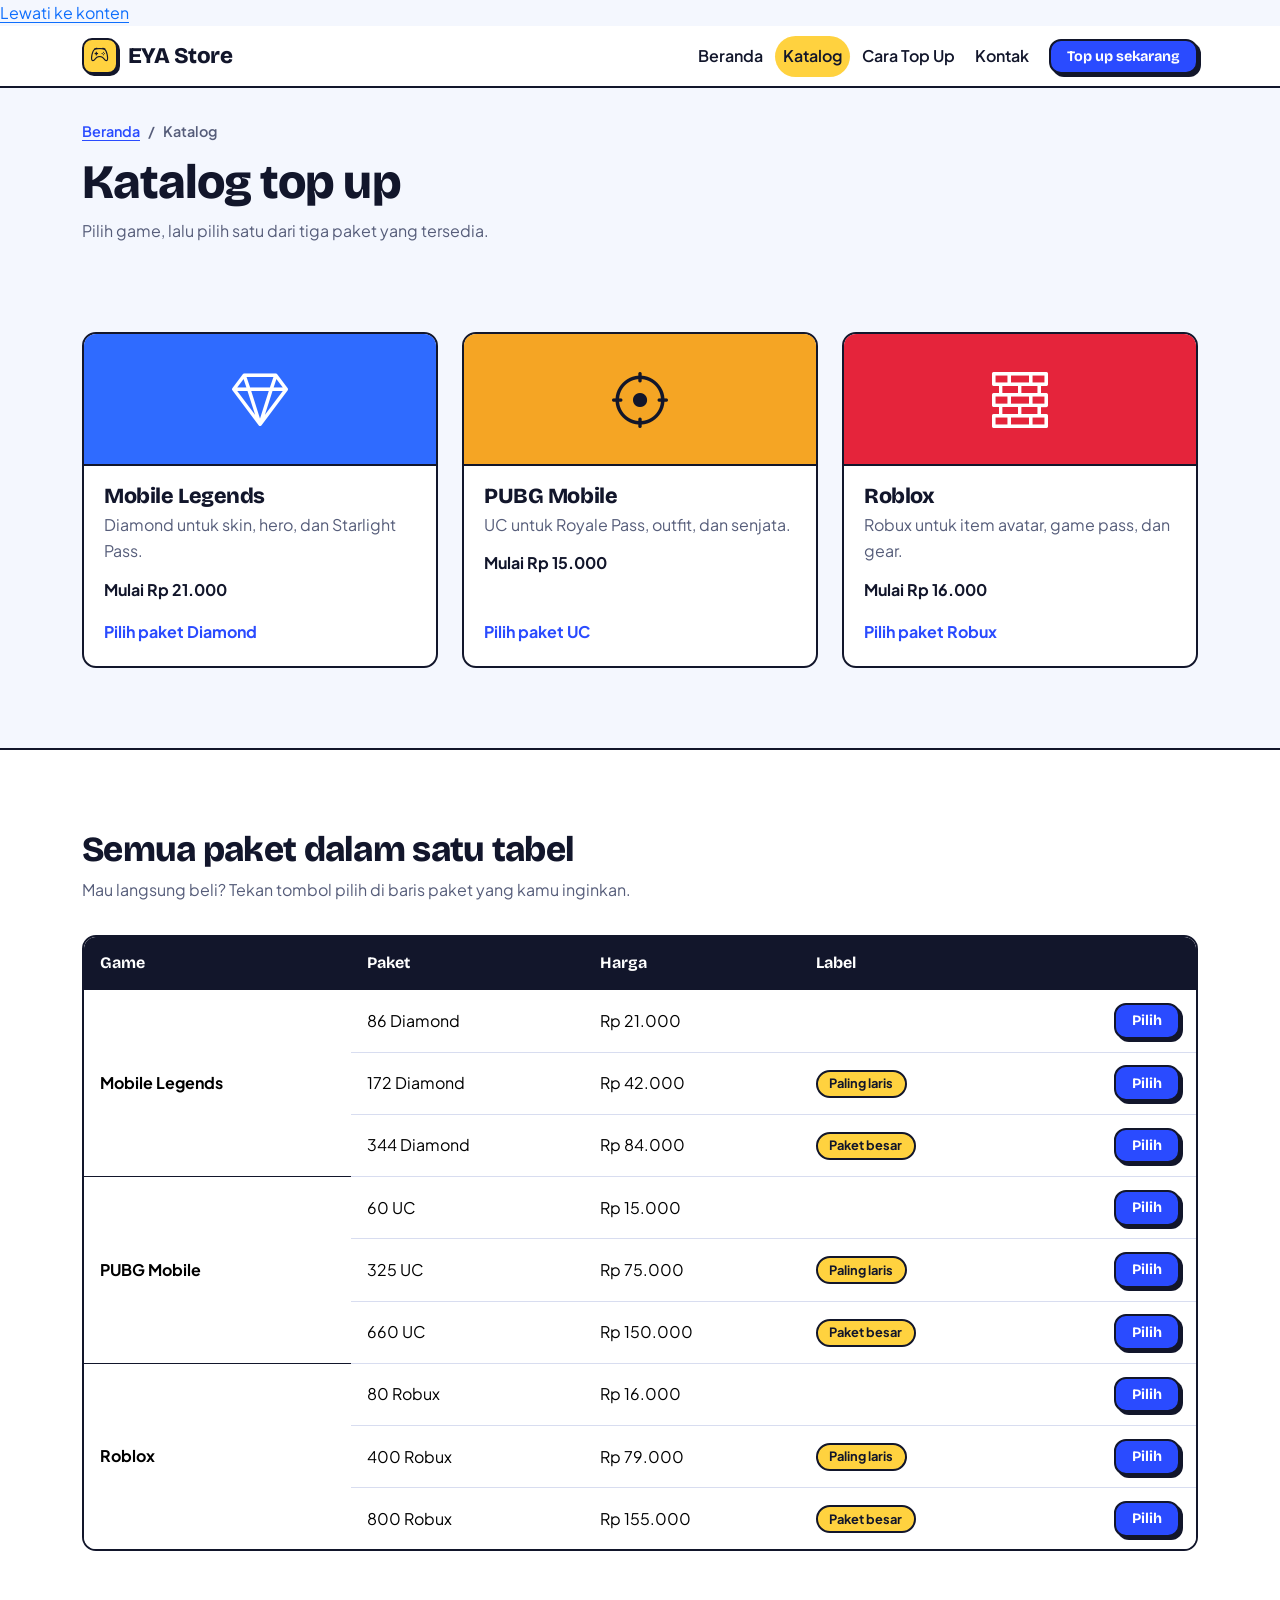
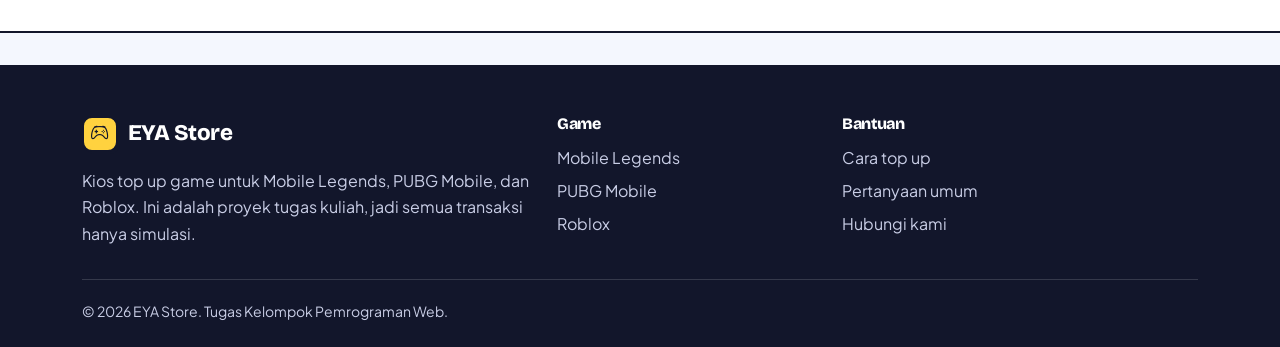
<file: katalog.html>
<!DOCTYPE html>
<html lang="id">
<head>

  <meta charset="UTF-8">
  <meta name="viewport" content="width=device-width, initial-scale=1">
  <meta name="description" content="Daftar game dan paket top up EYA Store: Mobile Legends, PUBG Mobile, dan Roblox.">
  <title>Katalog Top Up | EYA Store</title>
  <link rel="icon" href="data:image/svg+xml,%3Csvg xmlns='http://www.w3.org/2000/svg' viewBox='0 0 100 100'%3E%3Ctext y='.9em' font-size='90'%3E%F0%9F%8E%AE%3C/text%3E%3C/svg%3E">

  <link rel="preconnect" href="https://fonts.googleapis.com">
  <link rel="preconnect" href="https://fonts.gstatic.com" crossorigin>
  <link href="https://fonts.googleapis.com/css2?family=Bricolage+Grotesque:opsz,wght@12..96,700;12..96,800&family=Plus+Jakarta+Sans:wght@400;500;600;700&display=swap" rel="stylesheet">
  <link href="https://cdn.jsdelivr.net/npm/bootstrap@5.3.3/dist/css/bootstrap.min.css" rel="stylesheet">
  <link href="https://cdn.jsdelivr.net/npm/bootstrap-icons@1.11.3/font/bootstrap-icons.min.css" rel="stylesheet">

  <link rel="stylesheet" href="global.css">
  <link rel="stylesheet" href="style.css">
  <link rel="stylesheet" href="responsive.css">
</head>
<body>
 <a class="skip-link" href="#konten">Lewati ke konten</a>

  <header class="sticky-top">
    <nav class="navbar navbar-expand-lg kg-navbar" aria-label="Navigasi utama">
      <div class="container">
        <a class="kg-brand" href="index.html">
          <span class="kg-brand-mark"><i class="bi bi-controller" aria-hidden="true"></i></span>EYA Store
        </a>
        <button class="navbar-toggler" type="button" data-bs-toggle="collapse"
                data-bs-target="#menuUtama" aria-controls="menuUtama"
                aria-expanded="false" aria-label="Buka menu">
          <span class="navbar-toggler-icon"></span>
        </button>
        <div class="collapse navbar-collapse" id="menuUtama">
          <ul class="navbar-nav ms-auto align-items-lg-center gap-lg-1 mt-3 mt-lg-0">
            <li class="nav-item"><a class="nav-link" href="index.html">Beranda</a></li>
            <li class="nav-item"><a class="nav-link active" href="katalog.html" aria-current="page">Katalog</a></li>
            <li class="nav-item"><a class="nav-link" href="cara-topup.html">Cara Top Up</a></li>
            <li class="nav-item"><a class="nav-link" href="kontak.html">Kontak</a></li>
          </ul>
          <a class="btn-kg btn-kg-sm mt-3 mt-lg-0" href="katalog.html">Top up sekarang</a>
        </div>
      </div>
    </nav>
  </header>

  <main id="konten">
    <div class="container page-head">
      <nav aria-label="Breadcrumb">
        <ol class="breadcrumb">
          <li class="breadcrumb-item"><a href="index.html">Beranda</a></li>
          <li class="breadcrumb-item active" aria-current="page">Katalog</li>
        </ol>
      </nav>
      <h1>Katalog top up</h1>
      <p class="text-muted mb-0">Pilih game, lalu pilih satu dari tiga paket yang tersedia.</p>
    </div>

    <section class="section" aria-labelledby="judul-game">
      <div class="container">
        <h2 class="visually-hidden" id="judul-game">Daftar game</h2>
        <div class="row g-4">
          <div class="col-md-6 col-lg-4">
            <a class="game-tile game-mlbb" href="detail-mlbb.html">
              <div class="game-tile-cover"><i class="bi bi-gem" aria-hidden="true"></i></div>
              <div class="game-tile-body">
                <h3>Mobile Legends</h3>
                <p>Diamond untuk skin, hero, dan Starlight Pass.</p>
                <p class="tile-price">Mulai Rp 21.000</p>
                <span class="tile-cta">Pilih paket Diamond</span>
              </div>
            </a>
          </div>
          <div class="col-md-6 col-lg-4">
            <a class="game-tile game-pubg" href="detail-pubg.html">
              <div class="game-tile-cover"><i class="bi bi-crosshair" aria-hidden="true"></i></div>
              <div class="game-tile-body">
                <h3>PUBG Mobile</h3>
                <p>UC untuk Royale Pass, outfit, dan senjata.</p>
                <p class="tile-price">Mulai Rp 15.000</p>
                <span class="tile-cta">Pilih paket UC</span>
              </div>
            </a>
          </div>
          <div class="col-md-6 col-lg-4">
            <a class="game-tile game-roblox" href="detail-roblox.html">
              <div class="game-tile-cover"><i class="bi bi-bricks" aria-hidden="true"></i></div>
              <div class="game-tile-body">
                <h3>Roblox</h3>
                <p>Robux untuk item avatar, game pass, dan gear.</p>
                <p class="tile-price">Mulai Rp 16.000</p>
                <span class="tile-cta">Pilih paket Robux</span>
              </div>
            </a>
          </div>
        </div>
      </div>
    </section>

    <section class="section section-band" aria-labelledby="judul-tabel">
      <div class="container">
        <div class="section-head">
          <h2 id="judul-tabel">Semua paket dalam satu tabel</h2>
          <p>Mau langsung beli? Tekan tombol pilih di baris paket yang kamu inginkan.</p>
        </div>
        <div class="table-wrap table-responsive">
          <table class="table table-kg">
            <caption class="visually-hidden">Daftar paket top up semua game</caption>
            <thead>
              <tr><th scope="col">Game</th><th scope="col">Paket</th><th scope="col">Harga</th><th scope="col">Label</th><th scope="col"><span class="visually-hidden">Aksi</span></th></tr>
            </thead>
            <tbody>
            <tr>
              <th scope="row" rowspan="3">Mobile Legends</th>
              <td>86 Diamond</td>
              <td>Rp 21.000</td>
              <td></td>
              <td class="text-end"><a class="btn-kg btn-kg-sm" href="form-mlbb.html">Pilih</a></td>
            </tr>
            <tr>
          
              <td>172 Diamond</td>
              <td>Rp 42.000</td>
              <td><span class="chip">Paling laris</span></td>
              <td class="text-end"><a class="btn-kg btn-kg-sm" href="form-mlbb.html">Pilih</a></td>
            </tr>
            <tr>
          
              <td>344 Diamond</td>
              <td>Rp 84.000</td>
              <td><span class="chip">Paket besar</span></td>
              <td class="text-end"><a class="btn-kg btn-kg-sm" href="form-mlbb.html">Pilih</a></td>
            </tr>
            <tr>
              <th scope="row" rowspan="3">PUBG Mobile</th>
              <td>60 UC</td>
              <td>Rp 15.000</td>
              <td></td>
              <td class="text-end"><a class="btn-kg btn-kg-sm" href="form-pubg.html">Pilih</a></td>
            </tr>
            <tr>
          
              <td>325 UC</td>
              <td>Rp 75.000</td>
              <td><span class="chip">Paling laris</span></td>
              <td class="text-end"><a class="btn-kg btn-kg-sm" href="form-pubg.html">Pilih</a></td>
            </tr>
            <tr>
          
              <td>660 UC</td>
              <td>Rp 150.000</td>
              <td><span class="chip">Paket besar</span></td>
              <td class="text-end"><a class="btn-kg btn-kg-sm" href="form-pubg.html">Pilih</a></td>
            </tr>
            <tr>
              <th scope="row" rowspan="3">Roblox</th>
              <td>80 Robux</td>
              <td>Rp 16.000</td>
              <td></td>
              <td class="text-end"><a class="btn-kg btn-kg-sm" href="form-roblox.html">Pilih</a></td>
            </tr>
            <tr>
          
              <td>400 Robux</td>
              <td>Rp 79.000</td>
              <td><span class="chip">Paling laris</span></td>
              <td class="text-end"><a class="btn-kg btn-kg-sm" href="form-roblox.html">Pilih</a></td>
            </tr>
            <tr>
          
              <td>800 Robux</td>
              <td>Rp 155.000</td>
              <td><span class="chip">Paket besar</span></td>
              <td class="text-end"><a class="btn-kg btn-kg-sm" href="form-roblox.html">Pilih</a></td>
            </tr>
            </tbody>
          </table>
        </div>
      </div>
    </section>
  </main>

  <footer class="kg-footer">
    <div class="container">
      <div class="row g-4">
        <div class="col-lg-5">
          <a class="kg-brand" href="index.html">
            <span class="kg-brand-mark"><i class="bi bi-controller" aria-hidden="true"></i></span>EYA Store
          </a>
          <p class="mt-3 mb-0">Kios top up game untuk Mobile Legends, PUBG Mobile, dan Roblox.
            Ini adalah proyek tugas kuliah, jadi semua transaksi hanya simulasi.</p>
        </div>
        <div class="col-6 col-lg-3">
          <h2>Game</h2>
          <ul class="list-unstyled mb-0">
              <li><a href="detail-mlbb.html">Mobile Legends</a></li>
              <li><a href="detail-pubg.html">PUBG Mobile</a></li>
              <li><a href="detail-roblox.html">Roblox</a></li>
          </ul>
        </div>
        <div class="col-6 col-lg-4">
          <h2>Bantuan</h2>
          <ul class="list-unstyled mb-0">
            <li><a href="cara-topup.html">Cara top up</a></li>
            <li><a href="cara-topup.html">Pertanyaan umum</a></li>
            <li><a href="kontak.html">Hubungi kami</a></li>
          </ul>
        </div>
      </div>
      <p class="kg-copy">&copy; 2026 EYA Store. Tugas Kelompok Pemrograman Web.</p>
    </div>
  </footer>

</body>
</html>
</file>
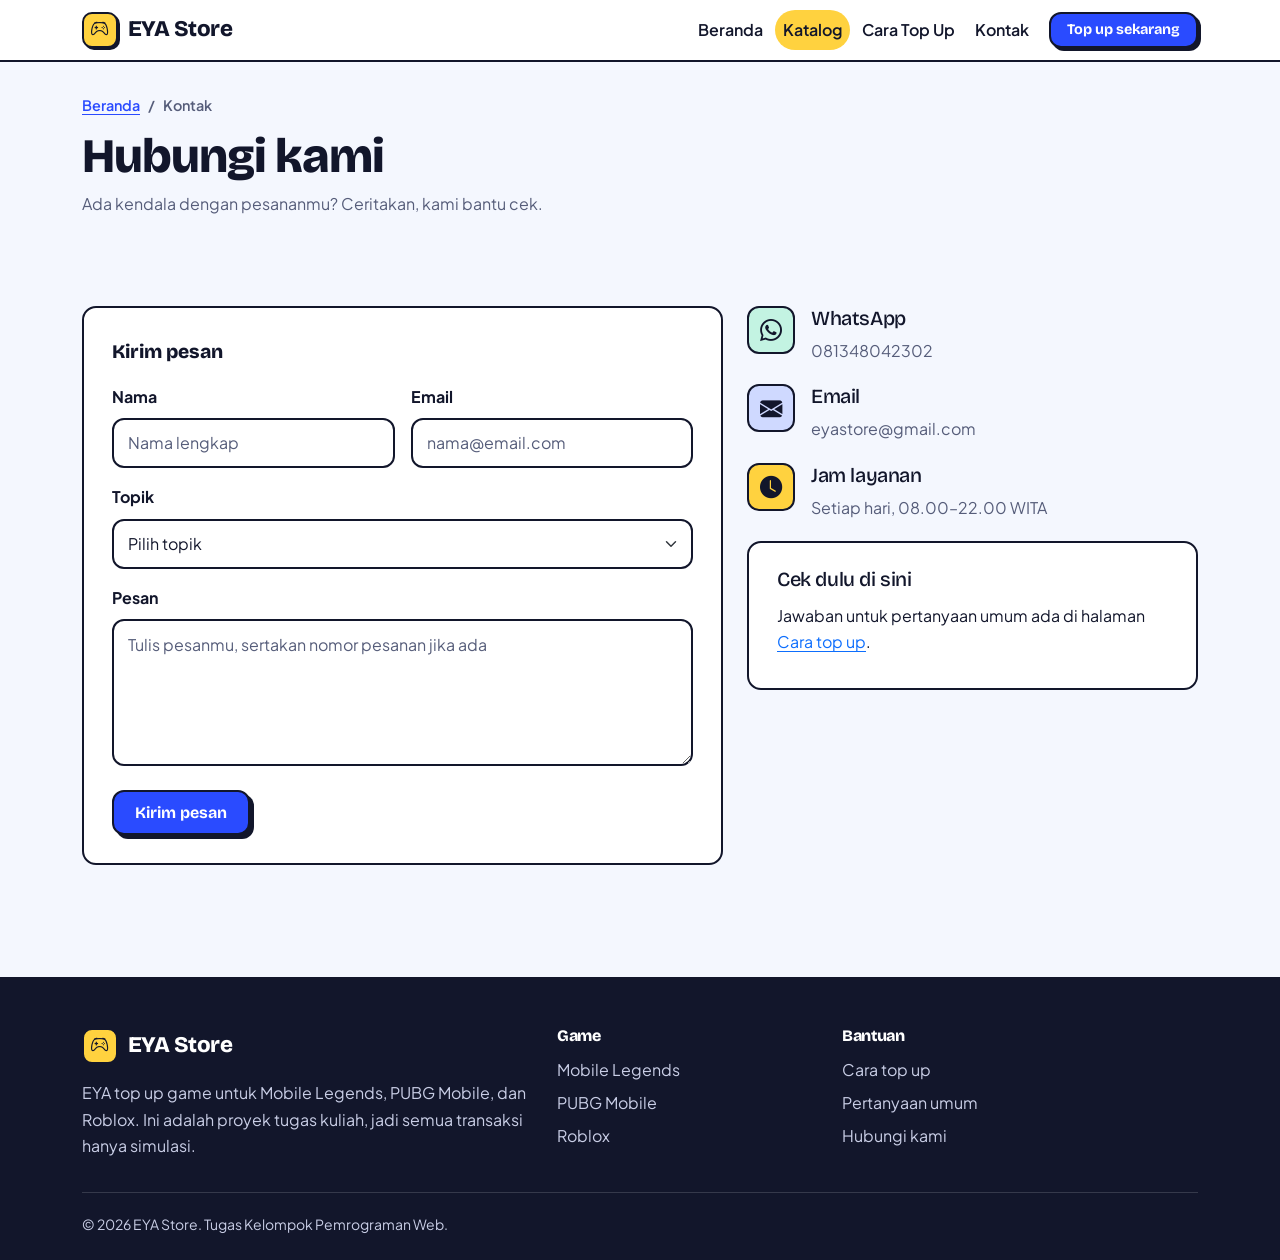
<file: kontak.html>
<!DOCTYPE html>
<html lang="id">
<head>
  <meta charset="UTF-8">
  <meta name="viewport" content="width=device-width, initial-scale=1">
  <title>Kontak | EYA Store</title>
  <link rel="preconnect" href="https://fonts.googleapis">
  <link rel="preconnect" href="https://fonts.gstatic.com" crossorigin>
  <link href="https://fonts.googleapis.com/css2?family=Bricolage+Grotesque:opsz,wght@12..96,700;12..96,800&family=Plus+Jakarta+Sans:wght@400;500;600;700&display=swap" rel="stylesheet">
  <link href="https://cdn.jsdelivr.net/npm/bootstrap@5.3.3/dist/css/bootstrap.min.css" rel="stylesheet">
  <link href="https://cdn.jsdelivr.net/npm/bootstrap-icons@1.11.3/font/bootstrap-icons.min.css" rel="stylesheet">
  <link rel="icon" href="data:image/svg+xml,%3Csvg xmlns='http://www.w3.org/2000/svg' viewBox='0 0 100 100'%3E%3Ctext y='.9em' font-size='90'%3E%F0%9F%8E%AE%3C/text%3E%3C/svg%3E">


  <link rel="stylesheet" href="global.css">
  <link rel="stylesheet" href="style.css">
  <link rel="stylesheet" href="form.css">
  <link rel="stylesheet" href="responsive.css">

</head>
<body>

  <header class="sticky-top">
    <nav class="navbar navbar-expand-lg kg-navbar" aria-label="Navigasi utama">
      <div class="container">
        <a class="kg-brand" href="index.html">
          <span class="kg-brand-mark"><i class="bi bi-controller" aria-hidden="true"></i></span>EYA Store
        </a>
        <button class="navbar-toggler" type="button" data-bs-toggle="collapse"
                data-bs-target="#menuUtama" aria-controls="menuUtama"
                aria-expanded="false" aria-label="Buka menu">
          <span class="navbar-toggler-icon"></span>
        </button>
        <div class="collapse navbar-collapse" id="menuUtama">
          <ul class="navbar-nav ms-auto align-items-lg-center gap-lg-1 mt-3 mt-lg-0">
            <li class="nav-item"><a class="nav-link" href="index.html">Beranda</a></li>
            <li class="nav-item"><a class="nav-link active" href="katalog.html" aria-current="page">Katalog</a></li>
            <li class="nav-item"><a class="nav-link" href="cara-topup.html">Cara Top Up</a></li>
            <li class="nav-item"><a class="nav-link" href="kontak.html">Kontak</a></li>
          </ul>
          <a class="btn-kg btn-kg-sm mt-3 mt-lg-0" href="katalog.html">Top up sekarang</a>
        </div>
      </div>
    </nav>
  </header>


  <main id="konten">
    <div class="container page-head">
      <nav aria-label="Breadcrumb">
        <ol class="breadcrumb">
          <li class="breadcrumb-item"><a href="index.html">Beranda</a></li>
          <li class="breadcrumb-item active" aria-current="page">Kontak</li>
        </ol>
      </nav>
      <h1>Hubungi kami</h1>
      <p class="text-muted mb-0">Ada kendala dengan pesananmu? Ceritakan, kami bantu cek.</p>
    </div>

    <section class="section">
      <div class="container">
        <div class="row g-4">
          <div class="col-lg-7">
            <form class="form-card" action="mailto:halo@eyastore.id" method="post" enctype="text/plain">
              <fieldset>
                <legend>Kirim pesan</legend>
                <div class="row g-3">
                  <div class="col-sm-6">
                    <label class="form-label" for="nama">Nama</label>
                    <input class="form-control" type="text" id="nama" name="nama" placeholder="Nama lengkap" minlength="3" autocomplete="name" required>
                  </div>
                  <div class="col-sm-6">
                    <label class="form-label" for="email">Email</label>
                    <input class="form-control" type="email" id="email" name="email" placeholder="nama@email.com" autocomplete="email" required>
                  </div>
                  <div class="col-12">
                    <label class="form-label" for="topik">Topik</label>
                    <select class="form-select" id="topik" name="topik" required>
                      <option value="" selected disabled>Pilih topik</option>
                      <option>Item belum masuk</option>
                      <option>Salah memasukkan ID</option>
                      <option>Kendala pembayaran</option>
                      <option>Pertanyaan lainnya</option>
                    </select>
                  </div>
                  <div class="col-12">
                    <label class="form-label" for="pesan">Pesan</label>
                    <textarea class="form-control" id="pesan" name="pesan" rows="5" placeholder="Tulis pesanmu, sertakan nomor pesanan jika ada" minlength="10" required></textarea>
                  </div>
                </div>
              </fieldset>
              <button class="btn-kg" type="submit">Kirim pesan</button>
            </form>
          </div>

          <div class="col-lg-5">
            <div class="contact-list">
              <div class="feature">
                <span class="feature-icon is-mint"><i class="bi bi-whatsapp" aria-hidden="true"></i></span>
                <div><h2 class="h5">WhatsApp</h2><p>081348042302</p></div>
              </div>
              <div class="feature">
                <span class="feature-icon is-blue"><i class="bi bi-envelope-fill" aria-hidden="true"></i></span>
                <div><h2 class="h5">Email</h2><p>eyastore@gmail.com</p></div>
              </div>
              <div class="feature">
                <span class="feature-icon"><i class="bi bi-clock-fill" aria-hidden="true"></i></span>
                <div><h2 class="h5">Jam layanan</h2><p>Setiap hari, 08.00–22.00 WITA</p></div>
              </div>
              <div class="info-panel">
                <h2 class="h5">Cek dulu di sini</h2>
                <p class="mb-2">Jawaban untuk pertanyaan umum ada di halaman <a href="cara-topup.html">Cara top up</a>.</p>
              </div>
            </div>
          </div>
        </div>
      </div>
    </section>
  </main>

  <footer class="kg-footer">
    <div class="container">
      <div class="row g-4">
        <div class="col-lg-5">
          <a class="kg-brand" href="index.html">
            <span class="kg-brand-mark"><i class="bi bi-controller" aria-hidden="true"></i></span>EYA Store
          </a>
          <p class="mt-3 mb-0">EYA top up game untuk Mobile Legends, PUBG Mobile, dan Roblox.
            Ini adalah proyek tugas kuliah, jadi semua transaksi hanya simulasi.</p>
        </div>
        <div class="col-6 col-lg-3">
          <h2>Game</h2>
          <ul class="list-unstyled mb-0">
              <li><a href="detail-mlbb.html">Mobile Legends</a></li>
              <li><a href="detail-pubg.html">PUBG Mobile</a></li>
              <li><a href="detail-roblox.html">Roblox</a></li>
          </ul>
        </div>
        <div class="col-6 col-lg-4">
          <h2>Bantuan</h2>
          <ul class="list-unstyled mb-0">
            <li><a href="cara-topup.html">Cara top up</a></li>
            <li><a href="cara-topup.html#faq">Pertanyaan umum</a></li>
            <li><a href="kontak.html">Hubungi kami</a></li>
          </ul>
        </div>
      </div>
      <p class="kg-copy">&copy; 2026 EYA Store. Tugas Kelompok Pemrograman Web.</p>
    </div>
  </footer>

</body>
</html>
</file>
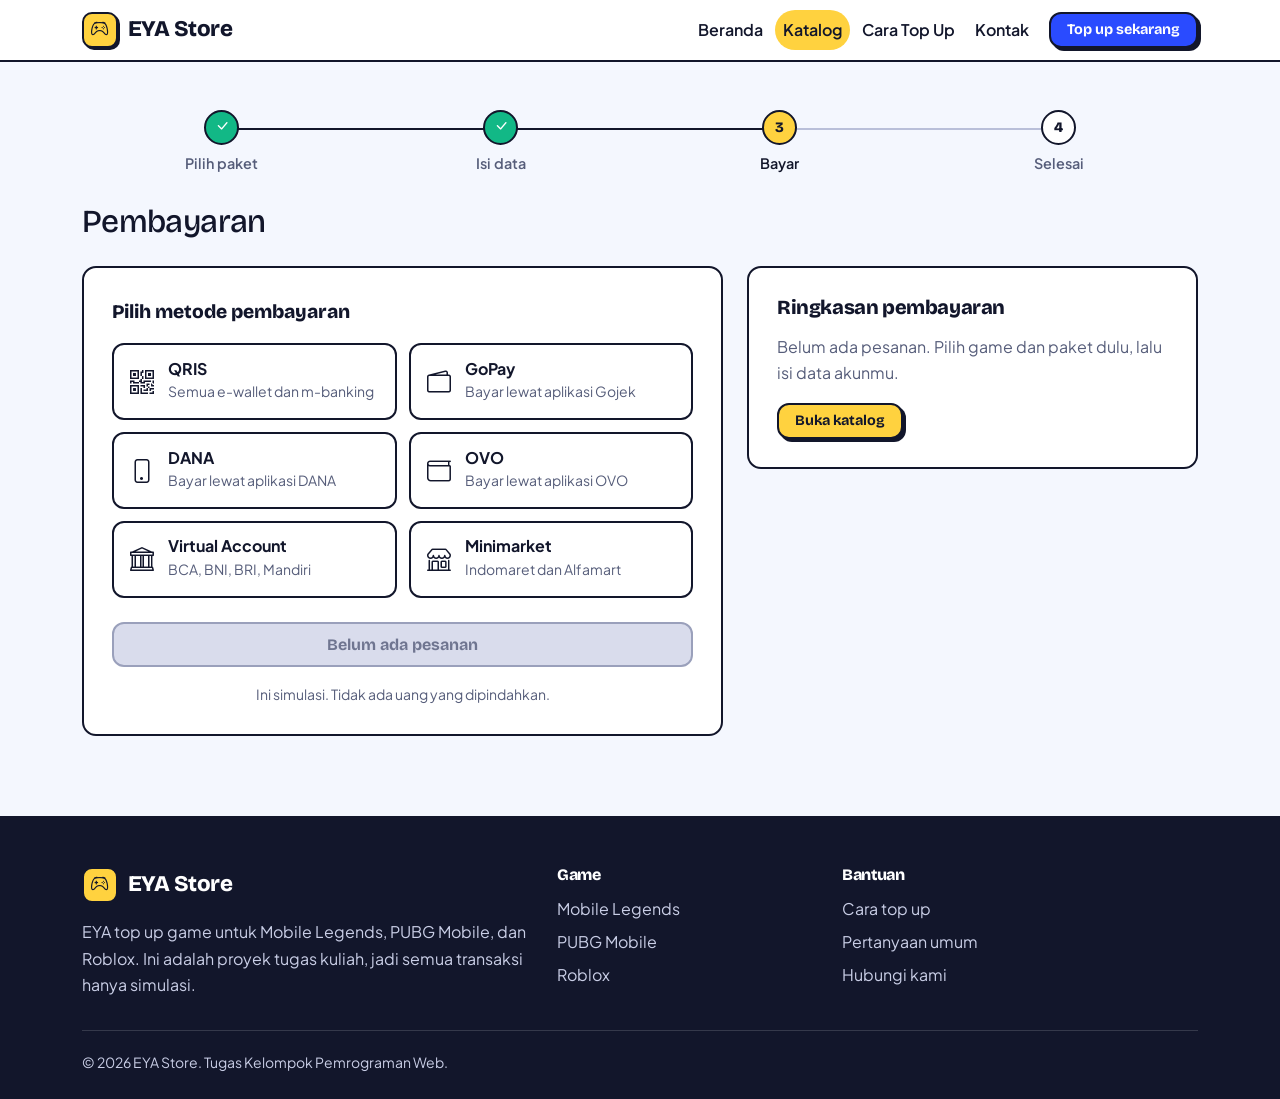
<file: pembayaran.html>
<!DOCTYPE html>
<html lang="id">
<head>
  <meta charset="UTF-8">
  <meta name="viewport" content="width=device-width, initial-scale=1">
  <meta name="description" content="Pilih metode pembayaran dan selesaikan top up di EYA Store.">
  <title>Pembayaran | EYA Store</title>
  <link rel="icon" href="data:image/svg+xml,%3Csvg xmlns='http://www.w3.org/2000/svg' viewBox='0 0 100 100'%3E%3Ctext y='.9em' font-size='90'%3E%F0%9F%8E%AE%3C/text%3E%3C/svg%3E">

  <link rel="preconnect" href="https://fonts.googleapis">
  <link rel="preconnect" href="https://fonts.gstatic.com" crossorigin>
  <link href="https://fonts.googleapis.com/css2?family=Bricolage+Grotesque:opsz,wght@12..96,700;12..96,800&family=Plus+Jakarta+Sans:wght@400;500;600;700&display=swap" rel="stylesheet">
  <link href="https://cdn.jsdelivr.net/npm/bootstrap@5.3.3/dist/css/bootstrap.min.css" rel="stylesheet">
  <link href="https://cdn.jsdelivr.net/npm/bootstrap-icons@1.11.3/font/bootstrap-icons.min.css" rel="stylesheet">

  <link rel="stylesheet" href="global.css">
  <link rel="stylesheet" href="style.css">
  <link rel="stylesheet" href="form.css">
  <link rel="stylesheet" href="responsive.css">
</head>
<body>

  <header class="sticky-top">
    <nav class="navbar navbar-expand-lg kg-navbar" aria-label="Navigasi utama">
      <div class="container">
        <a class="kg-brand" href="index.html">
          <span class="kg-brand-mark"><i class="bi bi-controller" aria-hidden="true"></i></span>EYA Store
        </a>
        <button class="navbar-toggler" type="button" data-bs-toggle="collapse"
                data-bs-target="#menuUtama" aria-controls="menuUtama"
                aria-expanded="false" aria-label="Buka menu">
          <span class="navbar-toggler-icon"></span>
        </button>
        <div class="collapse navbar-collapse" id="menuUtama">
          <ul class="navbar-nav ms-auto align-items-lg-center gap-lg-1 mt-3 mt-lg-0">
            <li class="nav-item"><a class="nav-link" href="index.html">Beranda</a></li>
            <li class="nav-item"><a class="nav-link active" href="katalog.html" aria-current="page">Katalog</a></li>
            <li class="nav-item"><a class="nav-link" href="cara-topup.html">Cara Top Up</a></li>
            <li class="nav-item"><a class="nav-link" href="kontak.html">Kontak</a></li>
          </ul>
          <a class="btn-kg btn-kg-sm mt-3 mt-lg-0" href="katalog.html">Top up sekarang</a>
        </div>
      </div>
    </nav>
  </header>

  <main id="konten">
    <div class="container py-4 py-lg-5">
      <div class="flow">
        <span id="mlbb-86" class="flow-anchor"></span>
        <span id="mlbb-172" class="flow-anchor"></span>
        <span id="mlbb-344" class="flow-anchor"></span>
        <span id="pubg-60" class="flow-anchor"></span>
        <span id="pubg-325" class="flow-anchor"></span>
        <span id="pubg-660" class="flow-anchor"></span>
        <span id="roblox-80" class="flow-anchor"></span>
        <span id="roblox-400" class="flow-anchor"></span>
        <span id="roblox-800" class="flow-anchor"></span>

        <ol class="stepper" aria-label="Tahapan top up">
          <li class="is-done"><span class="dot"><i class="bi bi-check-lg" aria-hidden="true"></i></span><span class="lbl">Pilih paket</span></li>
          <li class="is-done"><span class="dot"><i class="bi bi-check-lg" aria-hidden="true"></i></span><span class="lbl">Isi data</span></li>
          <li class="is-active" aria-current="step"><span class="dot">3</span><span class="lbl">Bayar</span></li>
          <li class=""><span class="dot">4</span><span class="lbl">Selesai</span></li>
        </ol>
        <h1 class="h2 mb-4">Pembayaran</h1>

        <div class="row g-4">
          <div class="col-lg-7 order-2 order-lg-1">
            <form class="form-card" id="form-bayar" action="sukses.html" method="get">
              <fieldset>
                <legend>Pilih metode pembayaran</legend>
                <div class="pay-grid">
                <div>
                  <input class="btn-check" type="radio" name="metode" id="m-qris" value="qris" required>
                  <label class="pay-option" for="m-qris">
                    <i class="bi bi-qr-code" aria-hidden="true"></i>
                    <span><strong>QRIS</strong><small>Semua e-wallet dan m-banking</small></span>
                  </label>
                </div>
                <div>
                  <input class="btn-check" type="radio" name="metode" id="m-gopay" value="gopay" required>
                  <label class="pay-option" for="m-gopay">
                    <i class="bi bi-wallet2" aria-hidden="true"></i>
                    <span><strong>GoPay</strong><small>Bayar lewat aplikasi Gojek</small></span>
                  </label>
                </div>
                <div>
                  <input class="btn-check" type="radio" name="metode" id="m-dana" value="dana" required>
                  <label class="pay-option" for="m-dana">
                    <i class="bi bi-phone" aria-hidden="true"></i>
                    <span><strong>DANA</strong><small>Bayar lewat aplikasi DANA</small></span>
                  </label>
                </div>
                <div>
                  <input class="btn-check" type="radio" name="metode" id="m-ovo" value="ovo" required>
                  <label class="pay-option" for="m-ovo">
                    <i class="bi bi-wallet" aria-hidden="true"></i>
                    <span><strong>OVO</strong><small>Bayar lewat aplikasi OVO</small></span>
                  </label>
                </div>
                <div>
                  <input class="btn-check" type="radio" name="metode" id="m-va" value="va" required>
                  <label class="pay-option" for="m-va">
                    <i class="bi bi-bank" aria-hidden="true"></i>
                    <span><strong>Virtual Account</strong><small>BCA, BNI, BRI, Mandiri</small></span>
                  </label>
                </div>
                <div>
                  <input class="btn-check" type="radio" name="metode" id="m-minimarket" value="minimarket" required>
                  <label class="pay-option" for="m-minimarket">
                    <i class="bi bi-shop" aria-hidden="true"></i>
                    <span><strong>Minimarket</strong><small>Indomaret dan Alfamart</small></span>
                  </label>
                </div>
                </div>
              </fieldset>

                <div class="pick pick-mlbb-86">
                  <button class="btn-kg w-100" type="submit" formaction="sukses.html#mlbb-86">Bayar Rp 22.000</button>
                </div>
                <div class="pick pick-mlbb-172">
                  <button class="btn-kg w-100" type="submit" formaction="sukses.html#mlbb-172">Bayar Rp 43.000</button>
                </div>
                <div class="pick pick-mlbb-344">
                  <button class="btn-kg w-100" type="submit" formaction="sukses.html#mlbb-344">Bayar Rp 85.000</button>
                </div>
                <div class="pick pick-pubg-60">
                  <button class="btn-kg w-100" type="submit" formaction="sukses.html#pubg-60">Bayar Rp 16.000</button>
                </div>
                <div class="pick pick-pubg-325">
                  <button class="btn-kg w-100" type="submit" formaction="sukses.html#pubg-325">Bayar Rp 76.000</button>
                </div>
                <div class="pick pick-pubg-660">
                  <button class="btn-kg w-100" type="submit" formaction="sukses.html#pubg-660">Bayar Rp 151.000</button>
                </div>
                <div class="pick pick-roblox-80">
                  <button class="btn-kg w-100" type="submit" formaction="sukses.html#roblox-80">Bayar Rp 17.000</button>
                </div>
                <div class="pick pick-roblox-400">
                  <button class="btn-kg w-100" type="submit" formaction="sukses.html#roblox-400">Bayar Rp 80.000</button>
                </div>
                <div class="pick pick-roblox-800">
                  <button class="btn-kg w-100" type="submit" formaction="sukses.html#roblox-800">Bayar Rp 156.000</button>
                </div>
              <div class="pick-default">
                <button class="btn-kg w-100" type="button" disabled>Belum ada pesanan</button>
              </div>
              <p class="text-muted small text-center mt-3 mb-0">Ini simulasi. Tidak ada uang yang dipindahkan.</p>
            </form>
          </div>

          <div class="col-lg-5 order-1 order-lg-2">
            <aside class="order-card is-sticky" aria-label="Ringkasan pembayaran">
              <h2>Ringkasan pembayaran</h2>
              <div class="pick pick-mlbb-86">
                <div class="order-game game-mlbb">
                  <span class="order-icon"><i class="bi bi-gem" aria-hidden="true"></i></span>
                  <div><strong>Mobile Legends</strong><small>86 Diamond</small></div>
                </div>
                <dl class="order-lines">
                  <div><dt>Harga</dt><dd>Rp 21.000</dd></div>
                  <div><dt>Biaya layanan</dt><dd>Rp 1.000</dd></div>
                  <div class="is-total"><dt>Total bayar</dt><dd>Rp 22.000</dd></div>
                </dl>
              </div>
              <div class="pick pick-mlbb-172">
                <div class="order-game game-mlbb">
                  <span class="order-icon"><i class="bi bi-gem" aria-hidden="true"></i></span>
                  <div><strong>Mobile Legends</strong><small>172 Diamond</small></div>
                </div>
                <dl class="order-lines">
                  <div><dt>Harga</dt><dd>Rp 42.000</dd></div>
                  <div><dt>Biaya layanan</dt><dd>Rp 1.000</dd></div>
                  <div class="is-total"><dt>Total bayar</dt><dd>Rp 43.000</dd></div>
                </dl>
              </div>
              <div class="pick pick-mlbb-344">
                <div class="order-game game-mlbb">
                  <span class="order-icon"><i class="bi bi-gem" aria-hidden="true"></i></span>
                  <div><strong>Mobile Legends</strong><small>344 Diamond</small></div>
                </div>
                <dl class="order-lines">
                  <div><dt>Harga</dt><dd>Rp 84.000</dd></div>
                  <div><dt>Biaya layanan</dt><dd>Rp 1.000</dd></div>
                  <div class="is-total"><dt>Total bayar</dt><dd>Rp 85.000</dd></div>
                </dl>
              </div>
              <div class="pick pick-pubg-60">
                <div class="order-game game-pubg">
                  <span class="order-icon"><i class="bi bi-crosshair" aria-hidden="true"></i></span>
                  <div><strong>PUBG Mobile</strong><small>60 UC</small></div>
                </div>
                <dl class="order-lines">
                  <div><dt>Harga</dt><dd>Rp 15.000</dd></div>
                  <div><dt>Biaya layanan</dt><dd>Rp 1.000</dd></div>
                  <div class="is-total"><dt>Total bayar</dt><dd>Rp 16.000</dd></div>
                </dl>
              </div>
              <div class="pick pick-pubg-325">
                <div class="order-game game-pubg">
                  <span class="order-icon"><i class="bi bi-crosshair" aria-hidden="true"></i></span>
                  <div><strong>PUBG Mobile</strong><small>325 UC</small></div>
                </div>
                <dl class="order-lines">
                  <div><dt>Harga</dt><dd>Rp 75.000</dd></div>
                  <div><dt>Biaya layanan</dt><dd>Rp 1.000</dd></div>
                  <div class="is-total"><dt>Total bayar</dt><dd>Rp 76.000</dd></div>
                </dl>
              </div>
              <div class="pick pick-pubg-660">
                <div class="order-game game-pubg">
                  <span class="order-icon"><i class="bi bi-crosshair" aria-hidden="true"></i></span>
                  <div><strong>PUBG Mobile</strong><small>660 UC</small></div>
                </div>
                <dl class="order-lines">
                  <div><dt>Harga</dt><dd>Rp 150.000</dd></div>
                  <div><dt>Biaya layanan</dt><dd>Rp 1.000</dd></div>
                  <div class="is-total"><dt>Total bayar</dt><dd>Rp 151.000</dd></div>
                </dl>
              </div>
              <div class="pick pick-roblox-80">
                <div class="order-game game-roblox">
                  <span class="order-icon"><i class="bi bi-bricks" aria-hidden="true"></i></span>
                  <div><strong>Roblox</strong><small>80 Robux</small></div>
                </div>
                <dl class="order-lines">
                  <div><dt>Harga</dt><dd>Rp 16.000</dd></div>
                  <div><dt>Biaya layanan</dt><dd>Rp 1.000</dd></div>
                  <div class="is-total"><dt>Total bayar</dt><dd>Rp 17.000</dd></div>
                </dl>
              </div>
              <div class="pick pick-roblox-400">
                <div class="order-game game-roblox">
                  <span class="order-icon"><i class="bi bi-bricks" aria-hidden="true"></i></span>
                  <div><strong>Roblox</strong><small>400 Robux</small></div>
                </div>
                <dl class="order-lines">
                  <div><dt>Harga</dt><dd>Rp 79.000</dd></div>
                  <div><dt>Biaya layanan</dt><dd>Rp 1.000</dd></div>
                  <div class="is-total"><dt>Total bayar</dt><dd>Rp 80.000</dd></div>
                </dl>
              </div>
              <div class="pick pick-roblox-800">
                <div class="order-game game-roblox">
                  <span class="order-icon"><i class="bi bi-bricks" aria-hidden="true"></i></span>
                  <div><strong>Roblox</strong><small>800 Robux</small></div>
                </div>
                <dl class="order-lines">
                  <div><dt>Harga</dt><dd>Rp 155.000</dd></div>
                  <div><dt>Biaya layanan</dt><dd>Rp 1.000</dd></div>
                  <div class="is-total"><dt>Total bayar</dt><dd>Rp 156.000</dd></div>
                </dl>
              </div>
              <div class="pick-default">
                <p class="empty-note">Belum ada pesanan. Pilih game dan paket dulu, lalu isi data akunmu.</p>
                <a class="btn-kg-sun btn-kg-sm" href="katalog.html">Buka katalog</a>
              </div>
            </aside>
          </div>
        </div>
      </div>
    </div>
  </main>

  <footer class="kg-footer">
    <div class="container">
      <div class="row g-4">
        <div class="col-lg-5">
          <a class="kg-brand" href="index.html">
            <span class="kg-brand-mark"><i class="bi bi-controller" aria-hidden="true"></i></span>EYA Store
          </a>
          <p class="mt-3 mb-0">EYA top up game untuk Mobile Legends, PUBG Mobile, dan Roblox.
            Ini adalah proyek tugas kuliah, jadi semua transaksi hanya simulasi.</p>
        </div>
        <div class="col-6 col-lg-3">
          <h2>Game</h2>
          <ul class="list-unstyled mb-0">
              <li><a href="detail-mlbb.html">Mobile Legends</a></li>
              <li><a href="detail-pubg.html">PUBG Mobile</a></li>
              <li><a href="detail-roblox.html">Roblox</a></li>
          </ul>
        </div>
        <div class="col-6 col-lg-4">
          <h2>Bantuan</h2>
          <ul class="list-unstyled mb-0">
            <li><a href="cara-topup.html">Cara top up</a></li>
            <li><a href="cara-topup.html#faq">Pertanyaan umum</a></li>
            <li><a href="kontak.html">Hubungi kami</a></li>
          </ul>
        </div>
      </div>
      <p class="kg-copy">&copy; 2026 EYA Store. Tugas Kelompok Pemrograman Web.</p>
    </div>
  </footer>

</body>
</html>
</file>
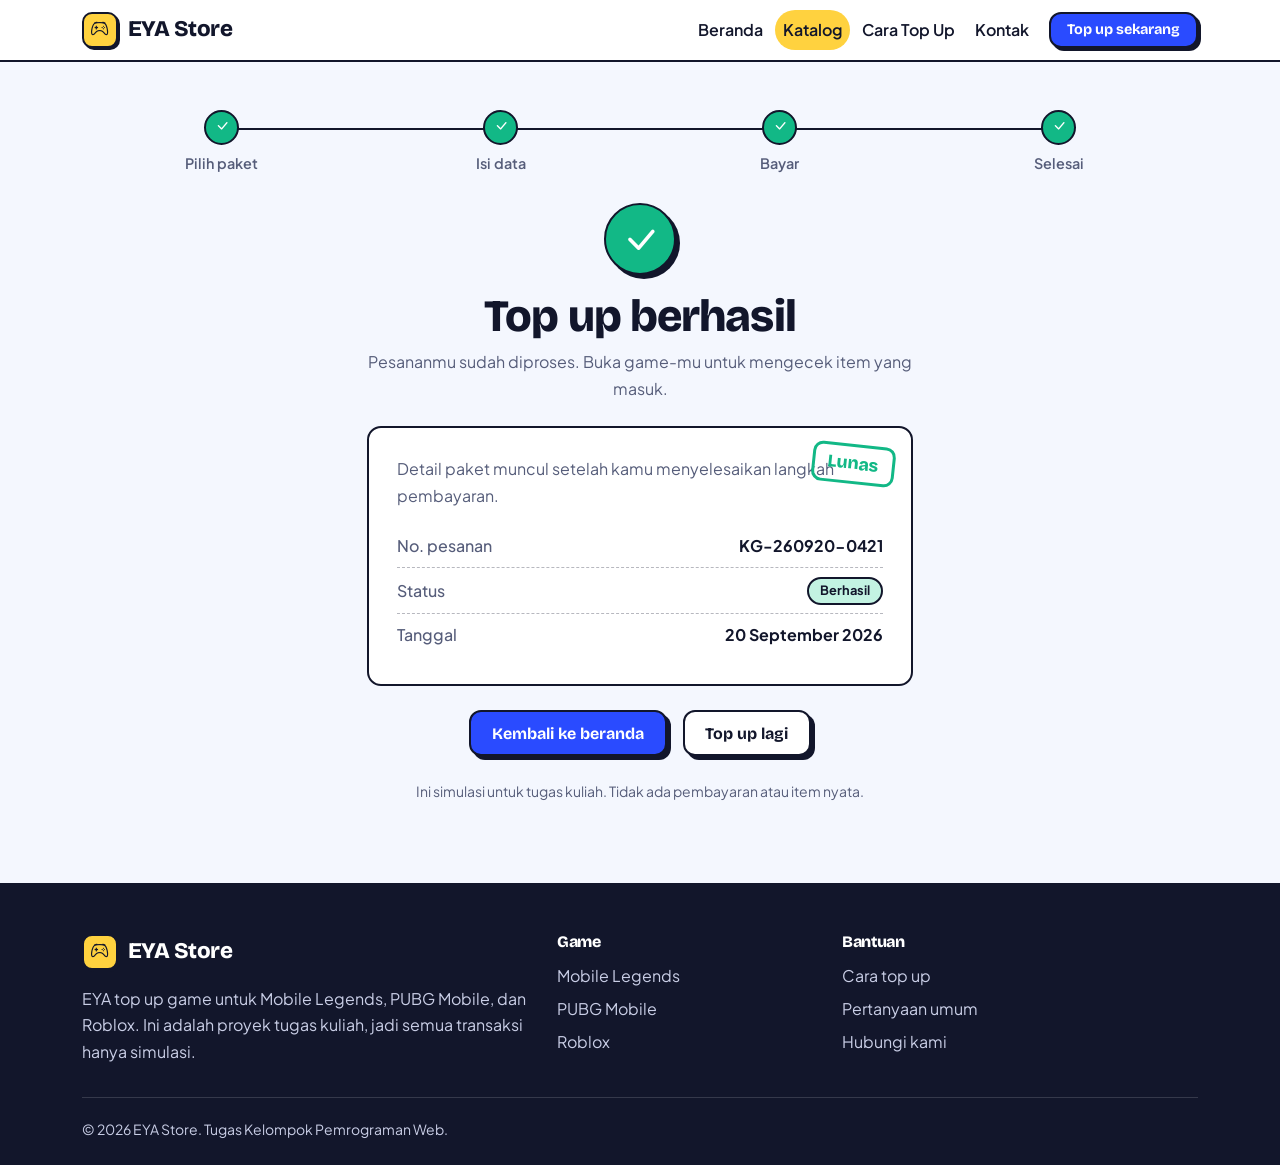
<file: sukses.html>
<!DOCTYPE html>
<html lang="id">
<head>
     <meta charset="UTF-8">
  <meta name="viewport" content="width=device-width, initial-scale=1">
  <meta name="description" content="Isi data akun PUBG Mobile untuk melanjutkan top up di EYA Store.">
  <title>Top Up Berhasil | EYA Store</title>
  <link rel="icon" href="data:image/svg+xml,%3Csvg xmlns='http://www.w3.org/2000/svg' viewBox='0 0 100 100'%3E%3Ctext y='.9em' font-size='90'%3E%F0%9F%8E%AE%3C/text%3E%3C/svg%3E">

  <link rel="preconnect" href="https://fonts.googleapis.com">
  <link rel="preconnect" href="https://fonts.gstatic.com" crossorigin>
  <link href="https://fonts.googleapis.com/css2?family=Bricolage+Grotesque:opsz,wght@12..96,700;12..96,800&family=Plus+Jakarta+Sans:wght@400;500;600;700&display=swap" rel="stylesheet">
  <link href="https://cdn.jsdelivr.net/npm/bootstrap@5.3.3/dist/css/bootstrap.min.css" rel="stylesheet">
  <link href="https://cdn.jsdelivr.net/npm/bootstrap-icons@1.11.3/font/bootstrap-icons.min.css" rel="stylesheet">

   <link rel="stylesheet" href="global.css">
  <link rel="stylesheet" href="style.css">
  <link rel="stylesheet" href="form.css">
  <link rel="stylesheet" href="responsive.css">
</head>

<body>
     <header class="sticky-top">
    <nav class="navbar navbar-expand-lg kg-navbar" aria-label="Navigasi utama">
      <div class="container">
        <a class="kg-brand" href="index.html">
          <span class="kg-brand-mark"><i class="bi bi-controller" aria-hidden="true"></i></span>EYA Store
        </a>
        <button class="navbar-toggler" type="button" data-bs-toggle="collapse"
                data-bs-target="#menuUtama" aria-controls="menuUtama"
                aria-expanded="false" aria-label="Buka menu">
          <span class="navbar-toggler-icon"></span>
        </button>
        <div class="collapse navbar-collapse" id="menuUtama">
          <ul class="navbar-nav ms-auto align-items-lg-center gap-lg-1 mt-3 mt-lg-0">
            <li class="nav-item"><a class="nav-link" href="index.html">Beranda</a></li>
            <li class="nav-item"><a class="nav-link active" href="katalog.html" aria-current="page">Katalog</a></li>
            <li class="nav-item"><a class="nav-link" href="cara-topup.html">Cara Top Up</a></li>
            <li class="nav-item"><a class="nav-link" href="kontak.html">Kontak</a></li>
          </ul>
          <a class="btn-kg btn-kg-sm mt-3 mt-lg-0" href="katalog.html">Top up sekarang</a>
        </div>
      </div>
    </nav>
  </header>

    <div class="container py-4 py-lg-5">
      <div class="flow">
        <span id="mlbb-86" class="flow-anchor"></span>
        <span id="mlbb-172" class="flow-anchor"></span>
        <span id="mlbb-344" class="flow-anchor"></span>
        <span id="pubg-60" class="flow-anchor"></span>
        <span id="pubg-325" class="flow-anchor"></span>
        <span id="pubg-660" class="flow-anchor"></span>
        <span id="roblox-80" class="flow-anchor"></span>
        <span id="roblox-400" class="flow-anchor"></span>
        <span id="roblox-800" class="flow-anchor"></span>

        <ol class="stepper" aria-label="Tahapan top up">
          <li class="is-done"><span class="dot"><i class="bi bi-check-lg" aria-hidden="true"></i></span><span class="lbl">Pilih paket</span></li>
          <li class="is-done"><span class="dot"><i class="bi bi-check-lg" aria-hidden="true"></i></span><span class="lbl">Isi data</span></li>
          <li class="is-done"><span class="dot"><i class="bi bi-check-lg" aria-hidden="true"></i></span><span class="lbl">Bayar</span></li>
          <li class="is-done"><span class="dot"><i class="bi bi-check-lg" aria-hidden="true"></i></span><span class="lbl">Selesai</span></li>
        </ol>

        <div class="row justify-content-center">
          <div class="col-lg-6">
            <header class="success-head">
              <span class="success-icon"><i class="bi bi-check-lg" aria-hidden="true"></i></span>
              <h1>Top up berhasil</h1>
              <p class="text-muted mb-0">Pesananmu sudah diproses. Buka game-mu untuk mengecek item yang masuk.</p>
            </header>

            <section class="order-card receipt" aria-label="Bukti pesanan">
              <span class="stamp" aria-hidden="true">Lunas</span>
        <div class="pick pick-mlbb-86">
          <div class="order-game game-mlbb">
            <span class="order-icon"><i class="bi bi-gem" aria-hidden="true"></i></span>
            <div><strong>Mobile Legends</strong><small>86 Diamond</small></div>
          </div>
          <dl class="order-lines">
            <div><dt>Item</dt><dd>86 Diamond</dd></div>
            <div class="is-total"><dt>Total dibayar</dt><dd>Rp 22.000</dd></div>
          </dl>
        </div>
        <div class="pick pick-mlbb-172">
          <div class="order-game game-mlbb">
            <span class="order-icon"><i class="bi bi-gem" aria-hidden="true"></i></span>
            <div><strong>Mobile Legends</strong><small>172 Diamond</small></div>
          </div>
          <dl class="order-lines">
            <div><dt>Item</dt><dd>172 Diamond</dd></div>
            <div class="is-total"><dt>Total dibayar</dt><dd>Rp 43.000</dd></div>
          </dl>
        </div>
        <div class="pick pick-mlbb-344">
          <div class="order-game game-mlbb">
            <span class="order-icon"><i class="bi bi-gem" aria-hidden="true"></i></span>
            <div><strong>Mobile Legends</strong><small>344 Diamond</small></div>
          </div>
          <dl class="order-lines">
            <div><dt>Item</dt><dd>344 Diamond</dd></div>
            <div class="is-total"><dt>Total dibayar</dt><dd>Rp 85.000</dd></div>
          </dl>
        </div>
        <div class="pick pick-pubg-60">
          <div class="order-game game-pubg">
            <span class="order-icon"><i class="bi bi-crosshair" aria-hidden="true"></i></span>
            <div><strong>PUBG Mobile</strong><small>60 UC</small></div>
          </div>
          <dl class="order-lines">
            <div><dt>Item</dt><dd>60 UC</dd></div>
            <div class="is-total"><dt>Total dibayar</dt><dd>Rp 16.000</dd></div>
          </dl>
        </div>
        <div class="pick pick-pubg-325">
          <div class="order-game game-pubg">
            <span class="order-icon"><i class="bi bi-crosshair" aria-hidden="true"></i></span>
            <div><strong>PUBG Mobile</strong><small>325 UC</small></div>
          </div>
          <dl class="order-lines">
            <div><dt>Item</dt><dd>325 UC</dd></div>
            <div class="is-total"><dt>Total dibayar</dt><dd>Rp 76.000</dd></div>
          </dl>
        </div>
        <div class="pick pick-pubg-660">
          <div class="order-game game-pubg">
            <span class="order-icon"><i class="bi bi-crosshair" aria-hidden="true"></i></span>
            <div><strong>PUBG Mobile</strong><small>660 UC</small></div>
          </div>
          <dl class="order-lines">
            <div><dt>Item</dt><dd>660 UC</dd></div>
            <div class="is-total"><dt>Total dibayar</dt><dd>Rp 151.000</dd></div>
          </dl>
        </div>
        <div class="pick pick-roblox-80">
          <div class="order-game game-roblox">
            <span class="order-icon"><i class="bi bi-bricks" aria-hidden="true"></i></span>
            <div><strong>Roblox</strong><small>80 Robux</small></div>
          </div>
          <dl class="order-lines">
            <div><dt>Item</dt><dd>80 Robux</dd></div>
            <div class="is-total"><dt>Total dibayar</dt><dd>Rp 17.000</dd></div>
          </dl>
        </div>
        <div class="pick pick-roblox-400">
          <div class="order-game game-roblox">
            <span class="order-icon"><i class="bi bi-bricks" aria-hidden="true"></i></span>
            <div><strong>Roblox</strong><small>400 Robux</small></div>
          </div>
          <dl class="order-lines">
            <div><dt>Item</dt><dd>400 Robux</dd></div>
            <div class="is-total"><dt>Total dibayar</dt><dd>Rp 80.000</dd></div>
          </dl>
        </div>
        <div class="pick pick-roblox-800">
          <div class="order-game game-roblox">
            <span class="order-icon"><i class="bi bi-bricks" aria-hidden="true"></i></span>
            <div><strong>Roblox</strong><small>800 Robux</small></div>
          </div>
          <dl class="order-lines">
            <div><dt>Item</dt><dd>800 Robux</dd></div>
            <div class="is-total"><dt>Total dibayar</dt><dd>Rp 156.000</dd></div>
          </dl>
        </div>
              <div class="pick-default">
                <p class="empty-note">Detail paket muncul setelah kamu menyelesaikan langkah pembayaran.</p>
              </div>
              <dl class="order-lines">
                <div><dt>No. pesanan</dt><dd>KG-260920-0421</dd></div>
                <div><dt>Status</dt><dd><span class="chip chip-mint">Berhasil</span></dd></div>
                <div><dt>Tanggal</dt><dd>20 September 2026</dd></div>
              </dl>
            </section>

            <div class="d-grid gap-3 d-sm-flex justify-content-sm-center mt-4">
              <a class="btn-kg" href="index.html">Kembali ke beranda</a>
              <a class="btn-kg-ghost" href="katalog.html">Top up lagi</a>
            </div>
            <p class="text-muted text-center small mt-4 mb-0">Ini simulasi untuk tugas kuliah. Tidak ada pembayaran atau item nyata.</p>
          </div>
        </div>
      </div>
    </div>

<footer class="kg-footer">
    <div class="container">
      <div class="row g-4">
        <div class="col-lg-5">
          <a class="kg-brand" href="index.html">
            <span class="kg-brand-mark"><i class="bi bi-controller" aria-hidden="true"></i></span>EYA Store
          </a>
          <p class="mt-3 mb-0">EYA top up game untuk Mobile Legends, PUBG Mobile, dan Roblox.
            Ini adalah proyek tugas kuliah, jadi semua transaksi hanya simulasi.</p>
        </div>
        <div class="col-6 col-lg-3">
          <h2>Game</h2>
          <ul class="list-unstyled mb-0">
              <li><a href="detail-mlbb.html">Mobile Legends</a></li>
              <li><a href="detail-pubg.html">PUBG Mobile</a></li>
              <li><a href="detail-roblox.html">Roblox</a></li>
          </ul>
        </div>
        <div class="col-6 col-lg-4">
          <h2>Bantuan</h2>
          <ul class="list-unstyled mb-0">
            <li><a href="cara-topup.html">Cara top up</a></li>
            <li><a href="cara-topup.html">Pertanyaan umum</a></li>
            <li><a href="kontak.html">Hubungi kami</a></li>
          </ul>
        </div>
      </div>
      <p class="kg-copy">&copy; 2026 EYA Store. Tugas Kelompok Pemrograman Web.</p>
    </div>
</footer>
</body>
</file>
<file: global.css>
:root {
    --kg-paper: #f4f7fe;        /* latar halaman */
    --kg-card: #ffffff;         /* latar kartu */
    --kg-ink: #12162b;          /* teks & garis tepi */
    --kg-muted: #565d7a;        /* teks sekunder */
    --kg-cobalt: #2a4bff;       /* aksi utama */
    --kg-cobalt-dark: #1b34c7;
    --kg-sun: #ffd23f;          /* kuning konter */
    --kg-coral: #ff5a4e;        /* peringatan/error */
    --kg-mint: #12b886;         /* sukses */

     /* Bentuk */
  --kg-line: 2px solid var(--kg-ink);
  --kg-radius: 14px;
  --kg-shadow: 4px 4px 0 var(--kg-ink);

  /* Tipografi */
  --kg-font-head: "Bricolage Grotesque", "Segoe UI", system-ui, sans-serif;
  --kg-font-body: "Plus Jakarta Sans", "Segoe UI", system-ui, sans-serif;

  /* Menimpa variabel bawaan Bootstrap agar warna & font mengikuti tema kita */
  --bs-body-bg: var(--kg-paper);
  --bs-body-color: var(--kg-ink);
  --bs-body-font-family: var(--kg-font-body);
  --bs-heading-color: var(--kg-ink);
  --bs-secondary-color: var(--kg-muted);
  --bs-link-color: var(--kg-cobalt);
  --bs-link-hover-color: var(--kg-cobalt-dark);
  --bs-border-color: var(--kg-ink);
}
/* ---------- 2. Gaya dasar ---------- */
body {
  line-height: 1.65;
  -webkit-font-smoothing: antialiased;
}

h1, h2, h3, h4, h5, h6 {
  font-family: var(--kg-font-head);
  font-weight: 800;
  letter-spacing: -0.02em;
  line-height: 1.12;
}

a { text-underline-offset: 3px; }

/* ---------- 3. Tombol ---------- */
.btn-kg,
.btn-kg-sun,
.btn-kg-ghost {
  display: inline-flex;
  align-items: center;
  justify-content: center;
  gap: 0.5rem;
  padding: 0.7rem 1.3rem;
  border: var(--kg-line);
  border-radius: 12px;
  box-shadow: var(--kg-shadow);
  font-family: var(--kg-font-head);
  font-weight: 700;
  font-size: 1rem;
  line-height: 1.2;
  text-decoration: none;
  cursor: pointer;
  transition: transform 0.12s ease, box-shadow 0.12s ease;
}

.btn-kg      { background: var(--kg-cobalt); color: #fff; }
.btn-kg-sun  { background: var(--kg-sun);    color: var(--kg-ink); }
.btn-kg-ghost{ background: #fff;             color: var(--kg-ink); }

.btn-kg:hover,
.btn-kg-sun:hover,
.btn-kg-ghost:hover {
  transform: translate(2px, 2px);
  box-shadow: 2px 2px 0 var(--kg-ink);
}
.btn-kg:hover { color: #fff; }
.btn-kg-sun:hover,
.btn-kg-ghost:hover { color: var(--kg-ink); }

.btn-kg:active,
.btn-kg-sun:active,
.btn-kg-ghost:active {
  transform: translate(4px, 4px);
  box-shadow: 0 0 0 var(--kg-ink);
}

.btn-kg:disabled,
.btn-kg[disabled] {
  background: #d9dcec;
  color: #6f7590;
  border-color: #9aa0bb;
  box-shadow: none;
  transform: none;
  cursor: not-allowed;
}

.btn-kg-sm { padding: 0.45rem 1rem; font-size: 0.9rem; box-shadow: 3px 3px 0 var(--kg-ink); }

/* ---------- 4. Header / Navbar ---------- */
.kg-navbar {
  background: #fff;
  border-bottom: var(--kg-line);
  padding-block: 0.6rem;
}

.kg-brand {
  display: inline-flex;
  align-items: center;
  gap: 0.6rem;
  font-family: var(--kg-font-head);
  font-weight: 800;
  font-size: 1.4rem;
  letter-spacing: -0.02em;
  color: var(--kg-ink);
  text-decoration: none;
}
.kg-brand:hover { color: var(--kg-ink); }

.kg-brand-mark {
  display: grid;
  place-items: center;
  width: 2.25rem;
  height: 2.25rem;
  background: var(--kg-sun);
  border: var(--kg-line);
  border-radius: 10px;
  box-shadow: 2px 2px 0 var(--kg-ink);
  font-size: 1.15rem;
}

.kg-navbar .navbar-toggler {
  border: var(--kg-line);
  border-radius: 10px;
}

.kg-navbar .nav-link {
  padding: 0.45rem 0.95rem;
  border-radius: 999px;
  font-weight: 600;
  color: var(--kg-ink);
}
.kg-navbar .nav-link:hover { background: #eaeeff; }
.kg-navbar .nav-link.active {
  background: var(--kg-sun);
  color: var(--kg-ink);
}

/* ---------- 5. Footer ---------- */
.kg-footer {
  margin-top: 2rem;
  padding: 3rem 0 1.5rem;
  background: var(--kg-ink);
  color: #c9cee6;
  border-top: var(--kg-line);
}
.kg-footer h2 { margin-bottom: 0.75rem; font-size: 1rem; color: #fff; }
.kg-footer a { color: #c9cee6; text-decoration: none; }
.kg-footer a:hover { color: var(--kg-sun); text-decoration: underline; }
.kg-footer li + li { margin-top: 0.4rem; }
.kg-footer :focus-visible { outline-color: var(--kg-sun); }
.kg-footer .kg-brand { color: #fff; }
.kg-footer .kg-brand-mark { color: var(--kg-ink); }
.kg-copy {
  margin: 2rem 0 0;
  padding-top: 1.25rem;
  border-top: 1px solid rgba(255, 255, 255, 0.15);
  font-size: 0.875rem;
}

/* ---------- 6. Hormati preferensi "kurangi animasi" ---------- */
@media (prefers-reduced-motion: reduce) {
  * { transition: none !important; }
}
</file>
<file: style.css>
.section { padding-block: clamp(2.5rem, 6vw, 4.5rem); }

.section-band {
    background: #fff;
    border-block: var(--kg-line);
}

.section-head { max-width: 38rem; margin-bottom: 2rem; }
.section-head h2 { font-size: clamp(1.6rem, 4vw, 2.2rem); margin-bottom: 0.5rem; }
.section-head p { margin: 0; color: var(--kg-muted); }

.page-head { padding-block: 2rem 0.5rem; }
.page-head h1 { font-size: clamp(2rem, 5vw, 3rem); }

.breadcrumb {
  --bs-breadcrumb-divider-color: var(--kg-muted);
  --bs-breadcrumb-item-active-color: var(--kg-muted);
  margin-bottom: 0.75rem;
  font-size: 0.9rem;
  font-weight: 600;
}
.breadcrumb a { color: var(--kg-cobalt); }

.chip {
    display: inline-block;
    padding: 0,15rem 0.7rem;
    border: var(--kg-line);
    border-radius: 999px;
    background: var(--kg-sun);
    color: var(--kg-ink);
    font-size: 0.8rem;
    font-weight: 700;
    line-height: 1.5;
}

.breadcrumb a { color: var(--kg-cobalt); }

.chip {
    display: inline-block;
    padding: 0.15rem 0.7rem;
    border: var(--kg-line);
    border-radius: 999px;
    background: var(--kg-sun);
    color: var(--kg-ink);
    font-size: 0.8rem;
    font-weight: 700;
    line-height: 1.5;
}
.chip-mint  { background: #c3f3e2; }
.chip-white { background: #fff; }
.chip-list { display: flex; flex-wrap: wrap; gap: 0.5rem; padding: 0; margin: 1rem 0 0; list-style: none; }

.hero { padding-block: clamp(2.5rem, 7vw, 5rem); }
.hero h1 {
  margin-bottom: 1rem;
  font-size: clamp(2.3rem, 7vw, 4rem);
}
.hero-lead {
  max-width: 34rem;
  margin-bottom: 1.75rem;
  font-size: 1.1rem;
  color: var(--kg-muted);
}
.hero-actions { display: flex; flex-wrap: wrap; gap: 0.9rem; }

.hero-points { padding: 0; margin: 2rem 0 0; list-style: none; display: grid; gap: 0.5rem; }
.hero-points li { display: flex; align-items: center; gap: 0.6rem; font-weight: 600; }
.hero-points i { color: var(--kg-mint); font-size: 1.15rem; }

.board {
  padding: 1.25rem 1.25rem 1rem;
  background: var(--kg-ink);
  color: #fff;
  border: var(--kg-line);
  border-radius: var(--kg-radius);
  box-shadow: 6px 6px 0 var(--kg-sun);
}
.board-title {
  display: flex;
  align-items: center;
  justify-content: space-between;
  gap: 1rem;
}
.board-title h2 { margin: 0; font-size: 1.4rem; color: var(--kg-sun); }
.board-group { margin-top: 1.1rem; }
.board-group h3 { margin-bottom: 0.3rem; font-size: 1rem; color: #fff; }
.board-row {
  display: flex;
  align-items: baseline;
  gap: 0.5rem;
  padding: 0.15rem 0;
  font-variant-numeric: tabular-nums;
}

.board-row .leader {
  flex: 1;
  min-width: 1rem;
  border-bottom: 2px dotted rgba(255, 255, 255, 0.35);
}
.board-row .price { color: var(--kg-sun); font-weight: 700; }

.game-mlbb   { --game: #2f6bff; --game-soft: #dfe8ff; --game-on: #ffffff; }
.game-pubg   { --game: #f5a524; --game-soft: #ffefcf; --game-on: #12162b; }
.game-roblox { --game: #e5243b; --game-soft: #ffdfe3; --game-on: #ffffff; }

.game-tile {
  display: flex;
  flex-direction: column;
  height: 100%;
  overflow: hidden;
  background: #fff;
  color: var(--kg-ink);
  border: var(--kg-line);
  border-radius: var(--kg-radius);
  text-decoration: none;
}
.game-tile:hover {
  color: var(--kg-ink);
  transform: translate(-2px, -2px);
  box-shadow: var(--kg-shadow);
}
.game-tile-cover {
  display: grid;
  place-items: center;
  padding: 1.75rem 1rem;
  background: var(--game);
  border-bottom: var(--kg-line);
}
.game-tile-cover i { font-size: 3.5rem; line-height: 1; color: var(--game-on); }
.game-tile-body { display: flex; flex: 1; flex-direction: column; gap: 0.25rem; padding: 1.1rem 1.25rem 1.25rem; }
.game-tile-body h3 { margin: 0; font-size: 1.35rem; }
.game-tile-body p { margin: 0; color: var(--kg-muted); }
.game-tile-body .tile-price { margin-top: 0.5rem; font-weight: 700; color: var(--kg-ink); }
.tile-cta { margin-top: auto; padding-top: 0.75rem; font-weight: 700; color: var(--kg-cobalt); }

.game-hero {
  display: flex;
  flex-direction: column;
  align-items: flex-start;
  gap: 1.5rem;
  padding-block: 1.5rem 2.5rem;
}
.game-hero-cover {
  flex: none;
  display: grid;
  place-items: center;
  width: 7rem;
  height: 7rem;
  background: var(--game);
  color: var(--game-on);
  border: var(--kg-line);
  border-radius: var(--kg-radius);
  box-shadow: var(--kg-shadow);
  font-size: 3.5rem;
}
.game-hero h1 { font-size: clamp(2rem, 5vw, 3rem); margin-bottom: 0.5rem; }
.game-hero p { max-width: 40rem; margin: 0; color: var(--kg-muted); }

.voucher {
  position: relative;
  display: flex;
  flex-direction: column;
  height: 100%;
  background: #fff;
  border: var(--kg-line);
  border-radius: var(--kg-radius);
  box-shadow: var(--kg-shadow);
}
.voucher-top {
  padding: 1.1rem 1.25rem 1rem;
  background: var(--game-soft);
  border-radius: 12px 12px 0 0;
}
.voucher-badge-slot { min-height: 1.9rem; }
.voucher-amount {
  margin: 0;
  font-family: var(--kg-font-head);
  font-size: 2.6rem;
  font-weight: 800;
  line-height: 1;
}
.voucher-unit { margin: 0.2rem 0 0; font-weight: 700; color: var(--kg-muted); }

.voucher-bottom {
  position: relative;
  display: flex;
  flex: 1;
  flex-direction: column;
  gap: 0.9rem;
  padding: 1.25rem;
  border-top: 2px dashed var(--kg-ink);
}

.voucher-bottom::before,
.voucher-bottom::after {
  content: "";
  position: absolute;
  top: -11px;
  width: 20px;
  height: 20px;
  background: var(--kg-paper);
  border: var(--kg-line);
  border-radius: 50%;
}
.voucher-bottom::before { left: -12px;  clip-path: inset(0 0 0 50%); }
.voucher-bottom::after  { right: -12px; clip-path: inset(0 50% 0 0); }
.voucher-price { margin: 0; font-family: var(--kg-font-head); font-size: 1.4rem; font-weight: 800; }
.voucher-bottom .btn-kg { margin-top: auto; }

.feature { display: flex; align-items: flex-start; gap: 1rem; }
.feature-icon {
  flex: none;
  display: grid;
  place-items: center;
  width: 3rem;
  height: 3rem;
  background: var(--kg-sun);
  border: var(--kg-line);
  border-radius: 12px;
  font-size: 1.4rem;
}
.feature-icon.is-blue  { background: #cfd9ff; }
.feature-icon.is-mint  { background: #c3f3e2; }
.feature-icon.is-coral { background: #ffd6d2; }
.feature h3 { margin-bottom: 0.25rem; font-size: 1.15rem; }
.feature p { margin: 0; color: var(--kg-muted); }

.step-list {
  display: grid;
  gap: 1.25rem;
  padding: 0;
  margin: 0;
  list-style: none;
  counter-reset: step;
}
.step-list li { display: flex; align-items: flex-start; gap: 1rem; counter-increment: step; }
.step-list li::before {
  content: counter(step);
  flex: none;
  display: grid;
  place-items: center;
  width: 2.5rem;
  height: 2.5rem;
  background: var(--kg-sun);
  border: var(--kg-line);
  border-radius: 50%;
  font-family: var(--kg-font-head);
  font-weight: 800;
}
.step-list h3 { margin: 0 0 0.15rem; font-size: 1.1rem; }
.step-list p { margin: 0; color: var(--kg-muted); }

.info-panel {
  height: 100%;
  padding: 1.25rem 1.5rem;
  background: #fff;
  border: var(--kg-line);
  border-radius: var(--kg-radius);
}
.info-panel h2 { margin-bottom: 0.75rem; font-size: 1.25rem; }
.info-panel ol,
.info-panel ul { display: grid; gap: 0.5rem; padding-left: 1.25rem; margin: 0; }

.table-wrap {
  background: #fff;
  border: var(--kg-line);
  border-radius: var(--kg-radius);
}
.table-kg { --bs-table-bg: transparent; margin: 0; }
.table-kg th,
.table-kg td { padding: 0.8rem 1rem; vertical-align: middle; white-space: nowrap; }
.table-kg thead th {
  background: var(--kg-ink);
  color: #fff;
  font-family: var(--kg-font-head);
  border-color: var(--kg-ink);
}
.table-kg thead th:first-child { border-top-left-radius: 11px; }
.table-kg thead th:last-child  { border-top-right-radius: 11px; }
.table-kg tbody td { border-color: #d8ddf0; }
.table-kg tbody tr:last-child td { border-bottom: 0; }

.accordion {
  --bs-accordion-border-color: var(--kg-ink);
  --bs-accordion-border-width: 2px;
  --bs-accordion-border-radius: 14px;
  --bs-accordion-inner-border-radius: 12px;
  --bs-accordion-active-bg: var(--kg-sun);
  --bs-accordion-active-color: var(--kg-ink);
  --bs-accordion-btn-focus-box-shadow: 0 0 0 0.25rem rgba(42, 75, 255, 0.3);
}
.accordion-button { font-family: var(--kg-font-head); font-weight: 700; }

.cta-band {
  padding: clamp(1.5rem, 4vw, 2.5rem);
  background: var(--kg-cobalt);
  color: #fff;
  border: var(--kg-line);
  border-radius: var(--kg-radius);
  box-shadow: 6px 6px 0 var(--kg-ink);
}
.cta-band h2 { margin-bottom: 0.5rem; font-size: clamp(1.5rem, 4vw, 2rem); color: #fff; }
.cta-band p { margin: 0; color: #e2e8ff; }
</file>
<file: responsive.css>
@media (max-width: 575.98px) {
  .hero-actions .btn-kg,
  .hero-actions .btn-kg-ghost { width: 100%; }

  .stepper li { font-size: 0.7rem; }
  .stepper li::before { top: 1rem; }
  .stepper .dot { width: 2rem; height: 2rem; }

  .kg-navbar .btn-kg-sm { width: 100%; }

  .kg-footer { text-align: left; }
  .board { box-shadow: 4px 4px 0 var(--kg-sun); }
  .cta-band .btn-kg-sun { width: 100%; margin-top: 1rem; }
}

@media (min-width: 576px) {
  .game-hero { flex-direction: row; align-items: center; }
  .game-hero-cover { width: 8.5rem; height: 8.5rem; font-size: 4rem; }
  .stepper li { font-size: 0.9rem; }
  .pay-grid { grid-template-columns: repeat(2, 1fr); }
  .step-list--row { grid-template-columns: repeat(2, 1fr); }
  .form-card, .order-card { padding: 1.75rem; }
}

@media (min-width: 768px) {
  .board { padding: 1.5rem 1.75rem 1.25rem; }
  .voucher-amount { font-size: 3rem; }
  .info-panel { padding: 1.5rem 1.75rem; }
  .cta-band { display: flex; align-items: center; justify-content: space-between; gap: 2rem; }
  .cta-band .btn-kg-sun { flex: none; }
}

@media (min-width: 992px) {
  .order-card.is-sticky { position: sticky; top: 5.5rem; }

  .step-list--row { grid-template-columns: repeat(4, 1fr); gap: 1.5rem; }
  .step-list--row li { flex-direction: column; gap: 0.75rem; }

  .kg-navbar .btn-kg-sm { margin-left: 0.75rem; }
  .game-tile-cover { padding-block: 2.25rem; }
}

@media (min-width: 1200px) {
  .hero h1 { font-size: 4.4rem; }
  .section { padding-block: 5rem; }
}
</file>
<file: form.css>
.flow-anchor {
  display: block;
  height: 0;
  scroll-margin-top: 5.5rem;
}

.pick { display: none; }

#mlbb-86:target ~ .row .pick-mlbb-86,
#mlbb-172:target ~ .row .pick-mlbb-172,
#mlbb-344:target ~ .row .pick-mlbb-344,
#pubg-60:target ~ .row .pick-pubg-60,
#pubg-325:target ~ .row .pick-pubg-325,
#pubg-660:target ~ .row .pick-pubg-660,
#roblox-80:target ~ .row .pick-roblox-80,
#roblox-400:target ~ .row .pick-roblox-400,
#roblox-800:target ~ .row .pick-roblox-800
{ display: block; }

.flow-anchor:target ~ .row .pick-default { display: none; }

.stepper {
  display: flex;
  padding: 0;
  margin: 0 0 1.75rem;
  list-style: none;
}

.stepper li {
  position: relative;
  flex: 1;
  display: flex;
  flex-direction: column;
  align-items: center;
  gap: 0.4rem;
  text-align: center;
  font-size: 0.8rem;
  font-weight: 600;
  color: var(--kg-muted);
}

.stepper li::before {
  content: "";
  position: absolute;
  top: 1.1rem;
  left: -50%;
  width: 100%;
  height: 2px;
  background: #b9bfd9;
}

.stepper li:first-child::before { display: none; }

.stepper .dot {
  position: relative;
  z-index: 1;
  display: grid;
  place-items: center;
  width: 2.2rem;
  height: 2.2rem;
  background: #fff;
  color: var(--kg-ink);
  border: var(--kg-line);
  border-radius: 50%;
  font-family: var(--kg-font-head);
  font-weight: 800;
}

.stepper .is-done .dot   { background: var(--kg-mint); color: #fff; }
.stepper .is-active .dot { background: var(--kg-sun); }
.stepper .is-active { color: var(--kg-ink); }
.stepper .is-done::before,
.stepper .is-active::before { background: var(--kg-ink); }

.form-card,
.order-card {
  padding: 1.25rem;
  background: #fff;
  border: var(--kg-line);
  border-radius: var(--kg-radius);
}

.form-card fieldset { margin-bottom: 1.5rem; }
.form-card legend {
  float: none;
  width: auto;
  padding: 0;
  margin-bottom: 1rem;
  font-family: var(--kg-font-head);
  font-size: 1.2rem;
  font-weight: 800;
}

.form-label { font-weight: 700; }
.form-text { color: var(--kg-muted); }

.form-control,
.form-select {
  padding: 0.7rem 0.9rem;
  background-color: #fff;
  border: 2px solid var(--kg-ink);
  border-radius: 12px;
}
.form-control:focus,
.form-select:focus {
  border-color: var(--kg-cobalt);
  box-shadow: 0 0 0 4px rgba(42, 75, 255, 0.25);
}

.form-control:not(:placeholder-shown):invalid { border-color: var(--kg-coral); background-color: #fff5f4; }
.form-control:not(:placeholder-shown):valid   { border-color: var(--kg-mint); }
.form-check-input { border: 2px solid var(--kg-ink); }
.form-check-input:checked { background-color: var(--kg-cobalt); border-color: var(--kg-ink); }

.pay-grid { display: grid; gap: 0.75rem; }

.pay-option {
  display: flex;
  align-items: center;
  gap: 0.9rem;
  padding: 0.85rem 1rem;
  background: #fff;
  border: var(--kg-line);
  border-radius: 12px;
  cursor: pointer;
}
.pay-option i { font-size: 1.5rem; }
.pay-option strong { display: block; line-height: 1.2; }
.pay-option small { color: var(--kg-muted); }

.btn-check:checked + .pay-option {
  background: var(--kg-sun);
  box-shadow: var(--kg-shadow);
}
.btn-check:checked + .pay-option small { color: var(--kg-ink); }
.btn-check:focus-visible + .pay-option {
  outline: 3px solid var(--kg-cobalt);
  outline-offset: 3px;
}

.order-card h2 { margin-bottom: 1rem; font-size: 1.25rem; }

.order-game {
  display: flex;
  align-items: center;
  gap: 0.75rem;
  padding: 0.75rem;
  background: var(--game-soft);
  border: var(--kg-line);
  border-radius: 12px;
}
.order-icon {
  flex: none;
  display: grid;
  place-items: center;
  width: 2.75rem;
  height: 2.75rem;
  background: var(--game);
  color: var(--game-on);
  border: var(--kg-line);
  border-radius: 10px;
  font-size: 1.35rem;
}
.order-game strong { display: block; line-height: 1.2; }
.order-game small { color: var(--kg-muted); }

.order-lines { margin: 1rem 0 0; }
.order-lines > div {
  display: flex;
  align-items: center;
  justify-content: space-between;
  gap: 1rem;
  padding: 0.5rem 0;
  border-bottom: 1px dashed rgba(18, 22, 43, 0.3);
}
.order-lines > div:last-child { border-bottom: 0; }
.order-lines dt { font-weight: 500; color: var(--kg-muted); }
.order-lines dd { margin: 0; font-weight: 700; text-align: right; }
.order-lines .is-total dd { font-family: var(--kg-font-head); font-size: 1.25rem; }

.empty-note { margin: 0 0 1rem; color: var(--kg-muted); }

.success-head { margin-bottom: 1.5rem; text-align: center; }
.success-icon {
  display: inline-grid;
  place-items: center;
  width: 4.5rem;
  height: 4.5rem;
  margin-bottom: 1rem;
  background: var(--kg-mint);
  color: #fff;
  border: var(--kg-line);
  border-radius: 50%;
  box-shadow: var(--kg-shadow);
  font-size: 2.4rem;
}
.success-head h1 { font-size: clamp(2rem, 6vw, 2.8rem); }

.receipt { position: relative; padding-top: 3.5rem; }
.stamp {
  position: absolute;
  top: 1rem;
  right: 1rem;
  padding: 0.15rem 0.8rem;
  color: var(--kg-mint);
  border: 3px solid var(--kg-mint);
  border-radius: 10px;
  font-family: var(--kg-font-head);
  font-size: 1.1rem;
  font-weight: 800;
  transform: rotate(6deg);
}

.contact-list { display: grid; gap: 1.25rem; }
</file>
